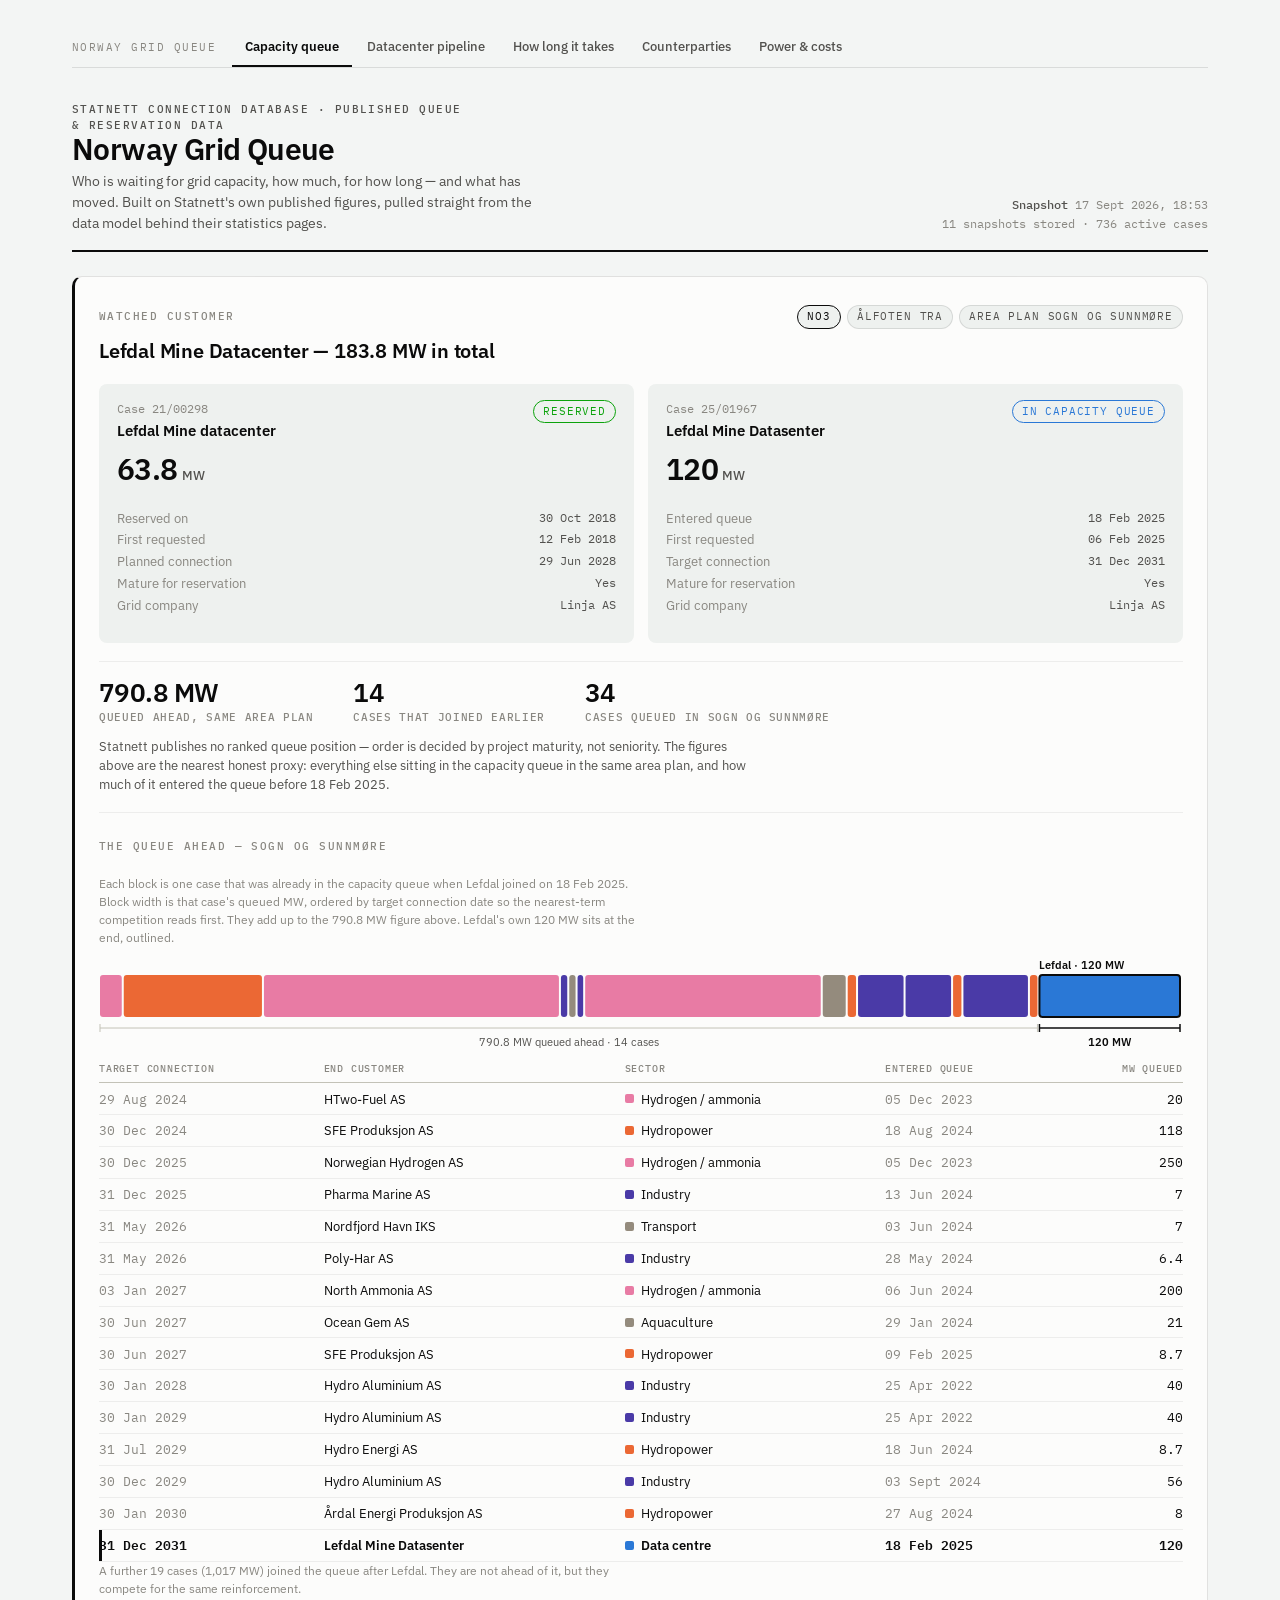
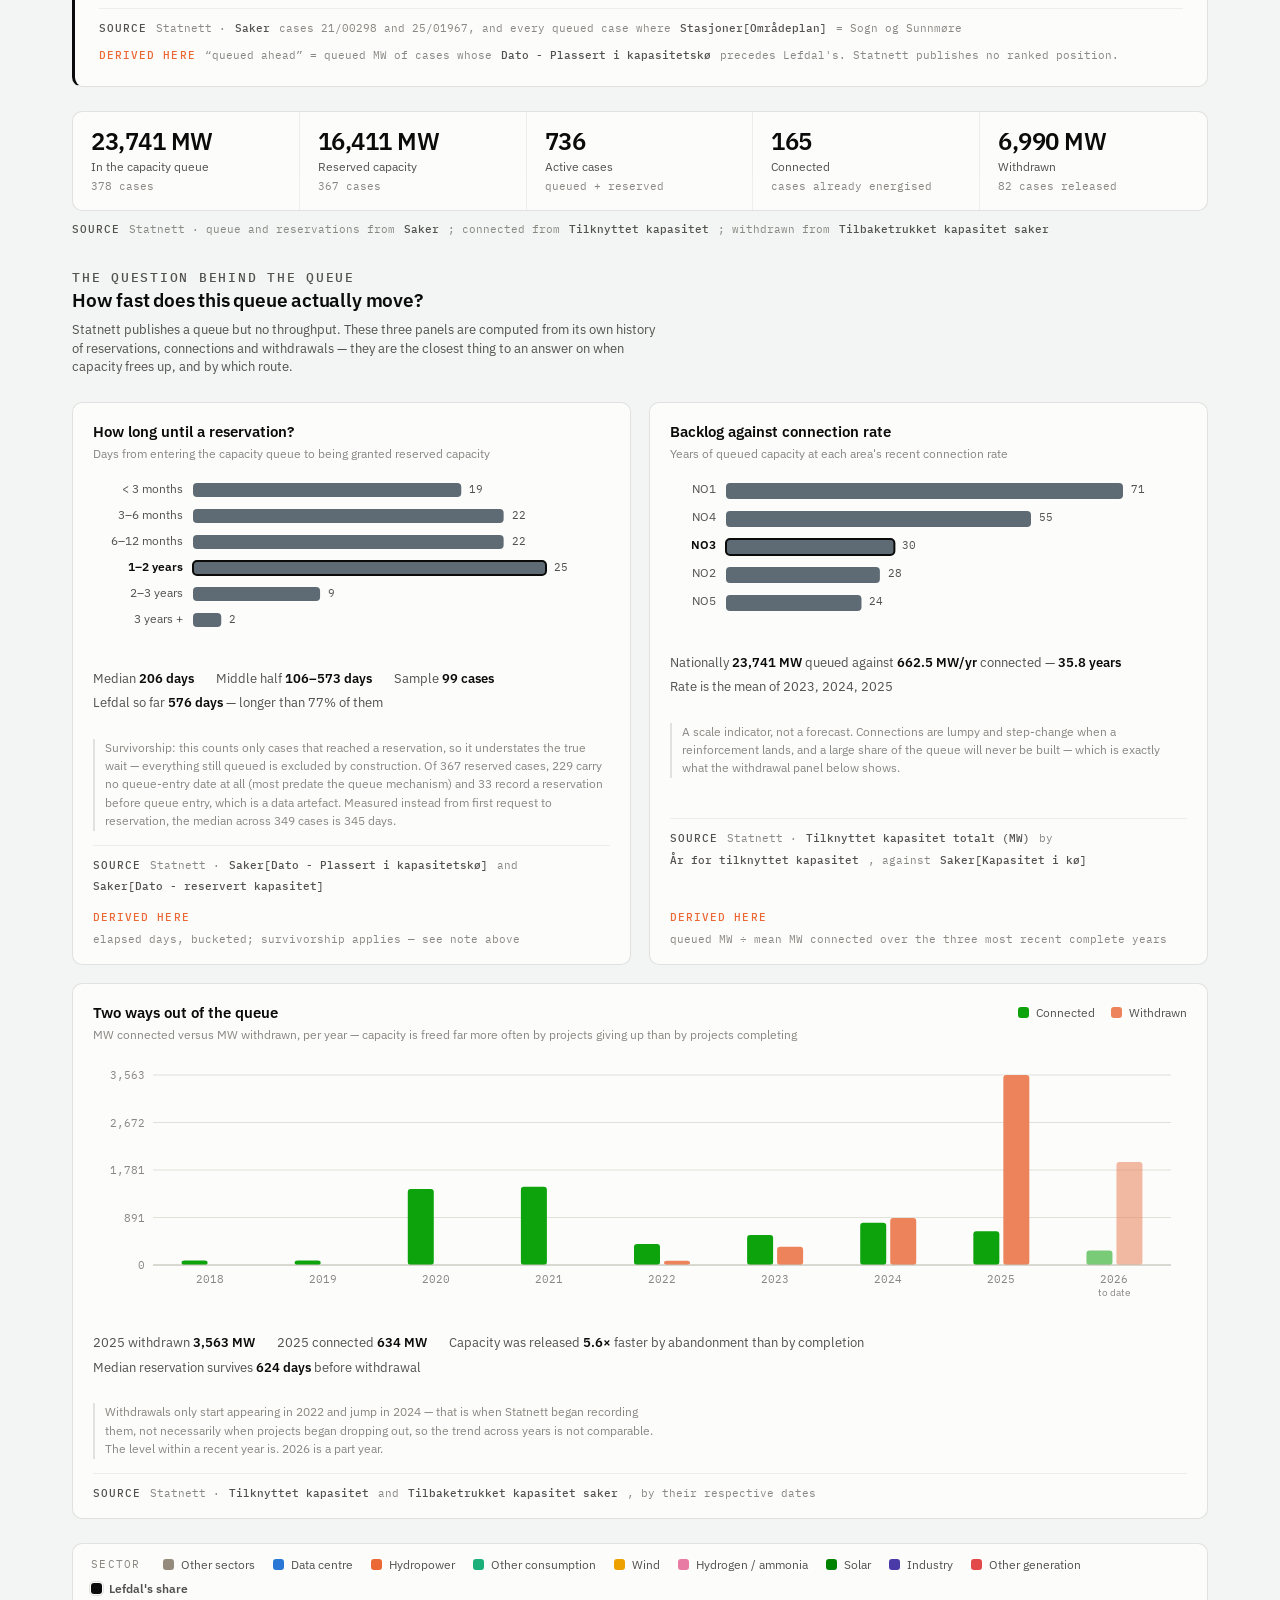
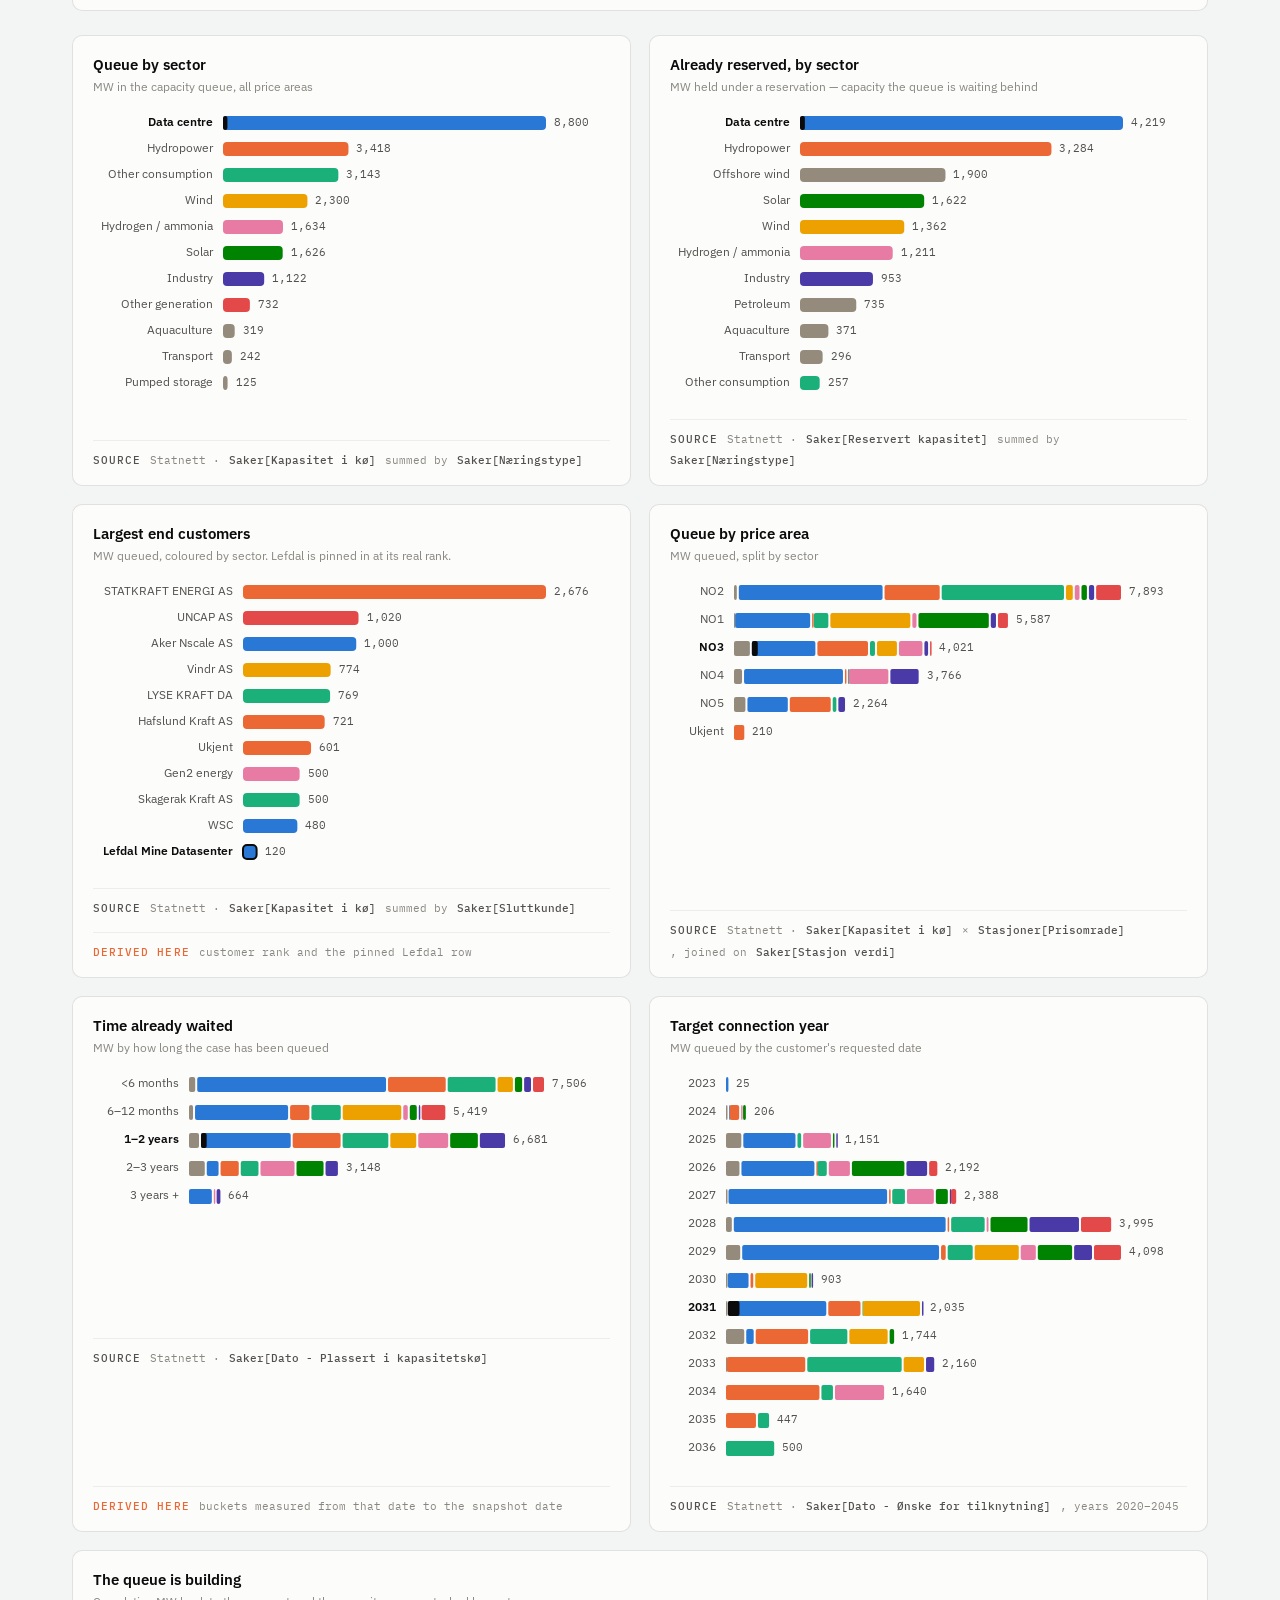
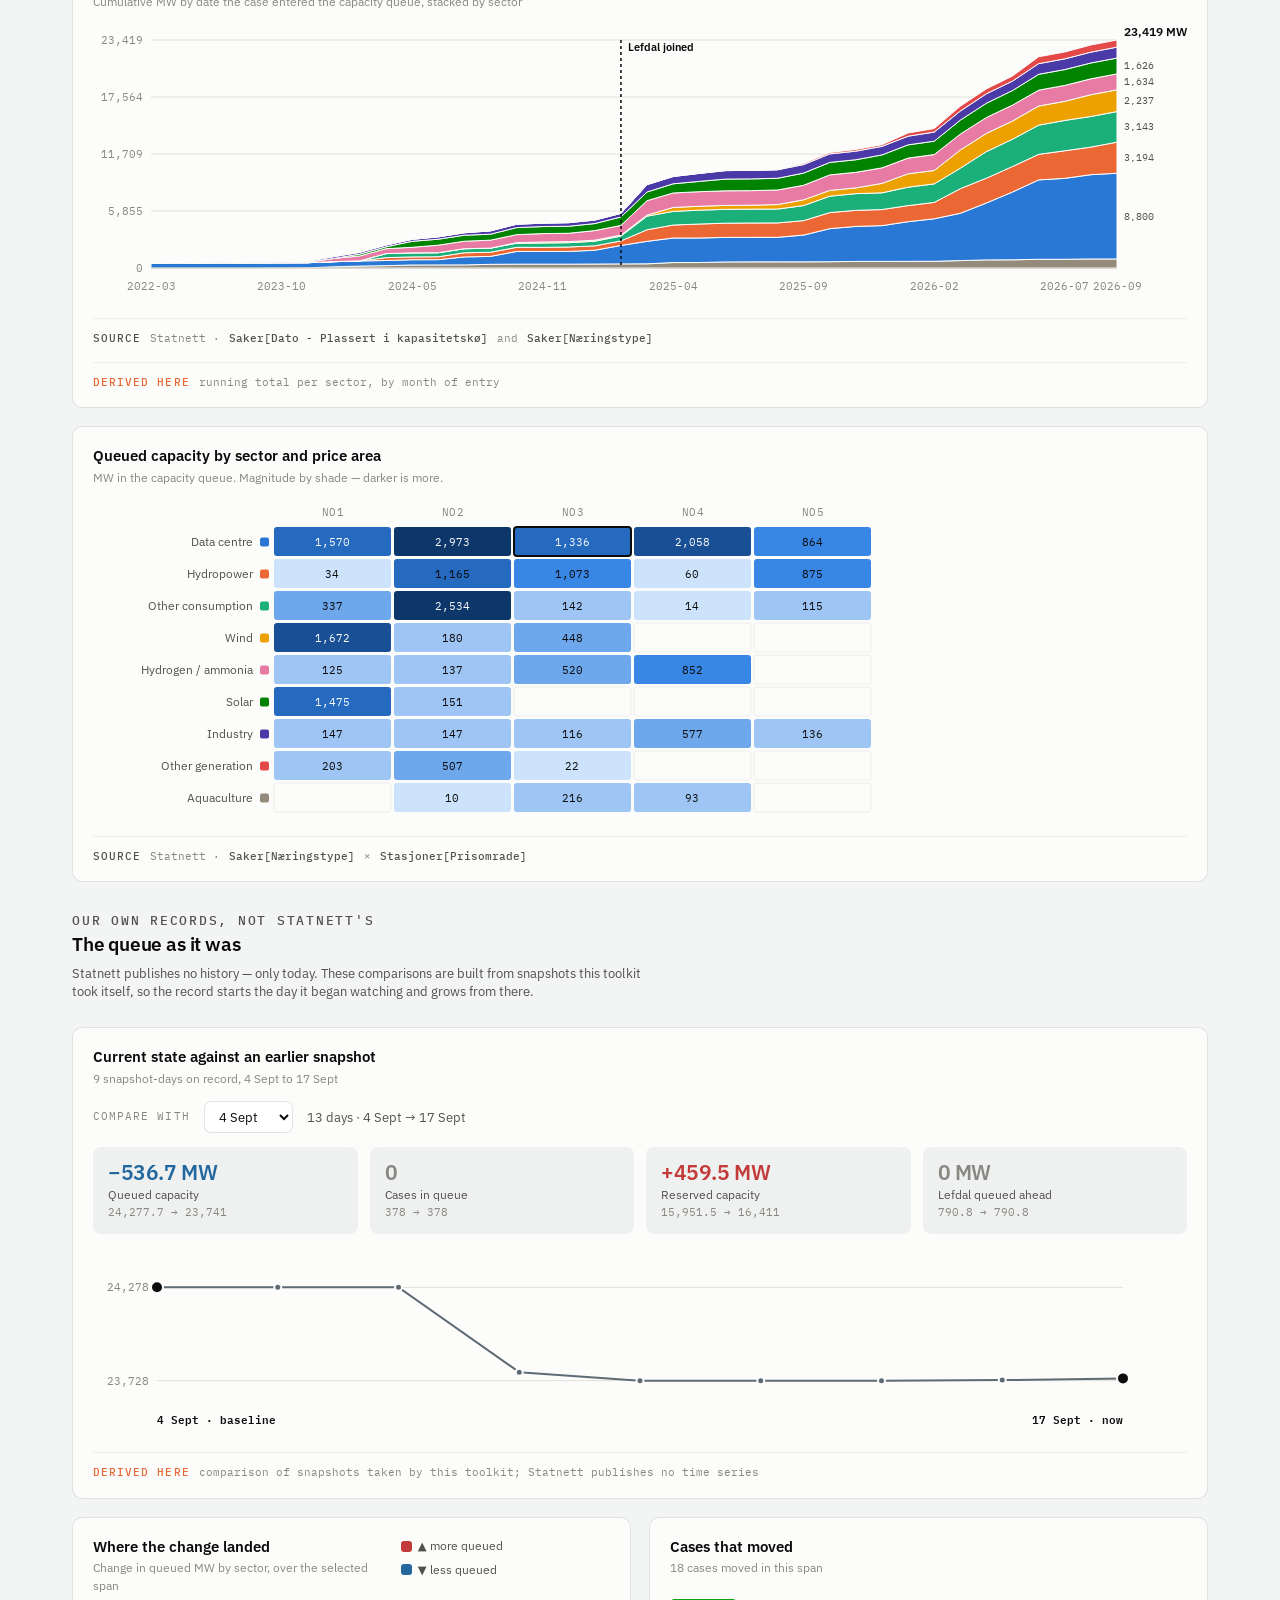
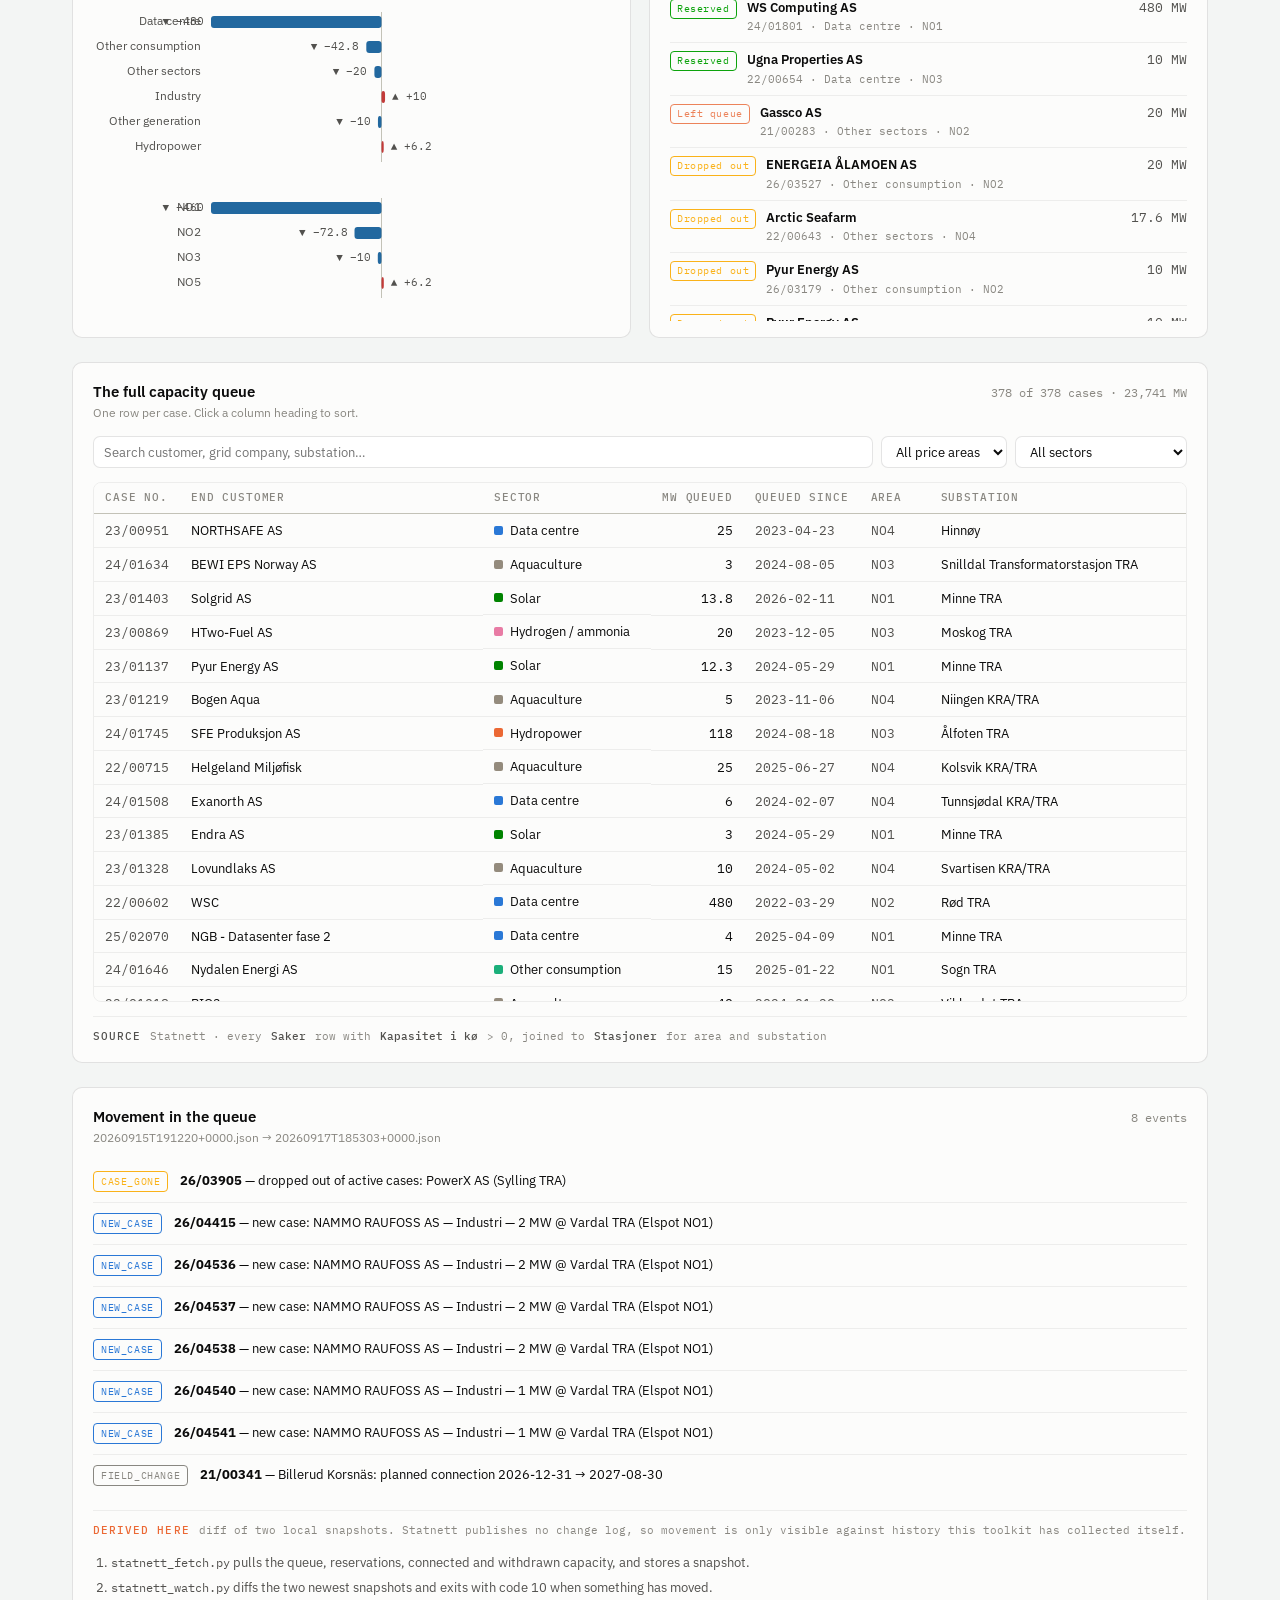
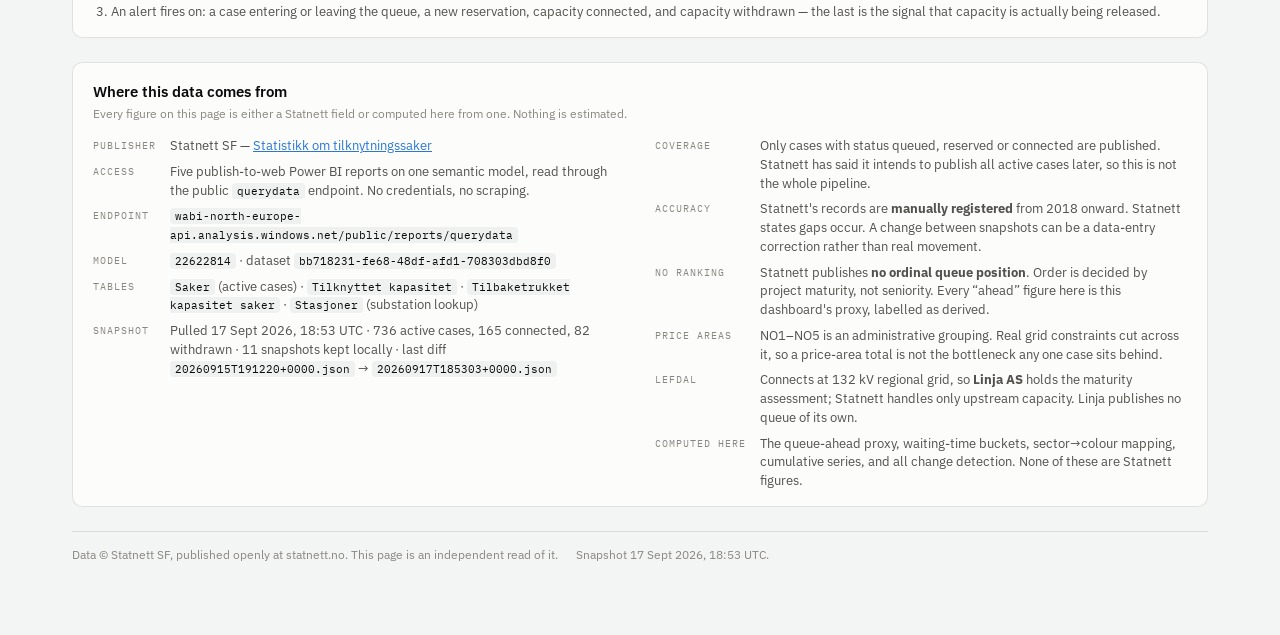
<file: index.html>
<!doctype html>
<html lang="en">
<head>
<meta charset="utf-8">
<meta name="viewport" content="width=device-width,initial-scale=1">
<meta name="description" content="Who is waiting for Norwegian grid capacity, how much, and for how long — built on Statnett's published connection-case data.">
<meta name="robots" content="noindex,nofollow">
<title>Norway Grid Queue</title>
<link rel="icon" href="data:image/svg+xml,<svg xmlns=%22http://www.w3.org/2000/svg%22 viewBox=%220 0 100 100%22><text y=%22.9em%22 font-size=%2290%22>&#9889;</text></svg>">
<link rel="preconnect" href="https://fonts.googleapis.com">
<link rel="preconnect" href="https://fonts.gstatic.com" crossorigin>
<link rel="stylesheet" href="https://fonts.googleapis.com/css2?family=IBM+Plex+Sans:wght@400;500;600;700&family=IBM+Plex+Mono:wght@400;500;600&display=swap">
<style>
:root{color-scheme:light}
body{margin:0;padding:0;font:14px -apple-system,BlinkMacSystemFont,sans-serif;
     background:#faf9f5;color:#141413}
img{max-width:100%}
[hidden]:not([hidden=until-found]){display:none!important}
</style>
<style>
.sitenav{display:flex;flex-wrap:wrap;gap:2px;align-items:center;
  border-bottom:1px solid var(--border);margin-bottom:4px}
.sitenav a{display:inline-block;padding:9px 13px;font-size:12.5px;font-weight:500;
  color:var(--ink-2);text-decoration:none;border-bottom:2px solid transparent;white-space:nowrap}
.sitenav a:hover{color:var(--ink);background:var(--surface-2)}
.sitenav a[aria-current="page"]{color:var(--ink);border-bottom-color:var(--watch);font-weight:600}
.sitenav .brand{font-family:var(--mono);font-size:10.5px;letter-spacing:.14em;
  text-transform:uppercase;color:var(--muted);padding:9px 14px 9px 0}
.sitenav .brand:hover{background:none}
</style>
</head>
<body data-page="index">
<title>Norway Grid Queue</title>
<link rel="preconnect" href="https://fonts.googleapis.com">
<link rel="preconnect" href="https://fonts.gstatic.com" crossorigin>
<link rel="stylesheet" href="https://fonts.googleapis.com/css2?family=IBM+Plex+Sans:wght@400;500;600;700&family=IBM+Plex+Mono:wght@400;500;600&display=swap">
<style>
:root{
  color-scheme: light;
  --plane:#f3f5f4; --surface:#fcfcfb; --surface-2:#eef1ef; --raised:#ffffff;
  --ink:#0b0b0b; --ink-2:#52514e; --muted:#898781;
  --grid:#e1e0d9; --axis:#c3c2b7; --border:rgba(11,11,11,.11); --border-2:rgba(11,11,11,.06);
  --s1:#2a78d6; --s2:#eb6834; --s3:#1baf7a; --s4:#eda100; --s5:#e87ba4;
  --s6:#008300; --s7:#4a3aa7; --s8:#e34948; --s9:#948b7d;
  --seq0:#cde2fb; --seq1:#9ec5f4; --seq2:#6da7ec; --seq3:#3987e5; --seq4:#256abf; --seq5:#184f95; --seq6:#0d366b;
  --good:#0ca30c; --warn:#fab219; --serious:#ec835a; --crit:#d03b3b;
  --watch:#0b0b0b;
  --neutral:#5f6b74;
  --dup:#c23a39; --ddown:#22689f;   /* delta: more queued / less queued */   /* single-series bars: deliberately outside the sector palette */
  --sans:"IBM Plex Sans",system-ui,-apple-system,"Segoe UI",sans-serif;
  --mono:"IBM Plex Mono",ui-monospace,"SFMono-Regular",Consolas,monospace;
  --r:10px;
}
@media (prefers-color-scheme: dark){
  :root:not([data-theme="light"]){
    color-scheme: dark;
    --plane:#0c0d0c; --surface:#1a1a19; --surface-2:#212220; --raised:#232422;
    --ink:#ffffff; --ink-2:#c3c2b7; --muted:#898781;
    --grid:#2c2c2a; --axis:#383835; --border:rgba(255,255,255,.12); --border-2:rgba(255,255,255,.06);
    --s1:#3987e5; --s2:#d95926; --s3:#199e70; --s4:#c98500; --s5:#d55181;
    --s6:#008300; --s7:#9085e9; --s8:#e66767; --s9:#7d766a;
    --seq0:#184f95; --seq1:#256abf; --seq2:#2a78d6; --seq3:#3987e5; --seq4:#5598e7; --seq5:#86b6ef; --seq6:#cde2fb;
    --watch:#ffffff;
    --neutral:#93a1ab;
    --dup:#e66767; --ddown:#5598e7;
  }
}
:root[data-theme="dark"]{
  color-scheme: dark;
  --plane:#0c0d0c; --surface:#1a1a19; --surface-2:#212220; --raised:#232422;
  --ink:#ffffff; --ink-2:#c3c2b7; --muted:#898781;
  --grid:#2c2c2a; --axis:#383835; --border:rgba(255,255,255,.12); --border-2:rgba(255,255,255,.06);
  --s1:#3987e5; --s2:#d95926; --s3:#199e70; --s4:#c98500; --s5:#d55181;
  --s6:#008300; --s7:#9085e9; --s8:#e66767; --s9:#7d766a;
  --seq0:#184f95; --seq1:#256abf; --seq2:#2a78d6; --seq3:#3987e5; --seq4:#5598e7; --seq5:#86b6ef; --seq6:#cde2fb;
  --watch:#ffffff;
  --neutral:#93a1ab;
  --dup:#e66767; --ddown:#5598e7;
}

*{box-sizing:border-box}
body{margin:0;background:var(--plane);color:var(--ink);font-family:var(--sans);
     font-size:14px;line-height:1.5;-webkit-font-smoothing:antialiased}
.wrap{max-width:1180px;margin:0 auto;padding:28px 22px 72px;display:flex;flex-direction:column;gap:24px}
h1,h2,h3{margin:0;text-wrap:balance}
a{color:var(--s1)}

/* ---------- masthead ---------- */
.mast{display:flex;flex-wrap:wrap;align-items:flex-end;justify-content:space-between;gap:16px;
      padding-bottom:16px;border-bottom:2px solid var(--ink)}
.mast h1{font-size:30px;font-weight:600;letter-spacing:-.02em;line-height:1.05}
.mast p{margin:6px 0 0;color:var(--ink-2);max-width:58ch}
.stamp{font-family:var(--mono);font-size:11.5px;color:var(--muted);text-align:right;line-height:1.7}
.stamp b{color:var(--ink-2);font-weight:500}

.eyebrow{font-family:var(--mono);font-size:10.5px;letter-spacing:.14em;text-transform:uppercase;
         color:var(--muted);font-weight:500}

/* ---------- watch panel ---------- */
.watch{background:var(--surface);border:1px solid var(--border);border-left:3px solid var(--watch);
       border-radius:var(--r);padding:22px 24px;display:flex;flex-direction:column;gap:18px}
.watch-head{display:flex;flex-wrap:wrap;justify-content:space-between;align-items:baseline;gap:12px}
.watch-head h2{font-size:20px;font-weight:600;letter-spacing:-.01em}
.pill{display:inline-flex;align-items:center;gap:6px;font-family:var(--mono);font-size:10.5px;
      letter-spacing:.08em;text-transform:uppercase;padding:3px 9px;border-radius:999px;
      border:1px solid var(--border);color:var(--ink-2);background:var(--surface-2);white-space:nowrap}
.pill.watchp{border-color:var(--watch);color:var(--ink)}
.pill.q{border-color:var(--s1);color:var(--s1)}
.pill.res{border-color:var(--good);color:var(--good)}

.cases{display:grid;grid-template-columns:repeat(auto-fit,minmax(280px,1fr));gap:14px}
.case{background:var(--surface-2);border-radius:8px;padding:16px 18px;display:flex;flex-direction:column;gap:12px}
.case-top{display:flex;justify-content:space-between;align-items:flex-start;gap:10px}
.case-no{font-family:var(--mono);font-size:12px;color:var(--muted)}
.case-name{font-weight:600;font-size:15px;margin-top:2px}
.case-mw{font-size:30px;font-weight:600;letter-spacing:-.02em;line-height:1}
.case-mw span{font-size:13px;font-weight:500;color:var(--ink-2);margin-left:4px;letter-spacing:0}
.kv{display:grid;grid-template-columns:auto 1fr;gap:3px 14px;font-size:12.5px}
.kv dt{color:var(--muted)}
.kv dd{margin:0;font-family:var(--mono);font-size:12px;text-align:right;color:var(--ink-2)}

.ahead{display:flex;flex-direction:column;gap:14px;
       padding:16px 0 0;border-top:1px solid var(--border-2)}
.figs{display:flex;flex-wrap:wrap;gap:14px 40px}
.ahead .fig{font-size:26px;font-weight:600;letter-spacing:-.02em;line-height:1.1}
.ahead .fig small{display:block;font-size:11px;font-weight:500;letter-spacing:.06em;
                  text-transform:uppercase;color:var(--muted);font-family:var(--mono);margin-top:5px}
.ahead p{margin:0;color:var(--ink-2);font-size:12.5px;max-width:82ch}

.peerblock{display:flex;flex-direction:column;gap:10px;
       padding:16px 0 0;border-top:1px solid var(--border-2)}
.peerblock .cap{margin:0;font-size:12px;color:var(--muted);max-width:80ch}
.mini{width:100%;border-collapse:collapse;font-size:12.5px}
.mini th{font-family:var(--mono);font-size:10px;letter-spacing:.08em;text-transform:uppercase;
  color:var(--muted);font-weight:500;text-align:left;padding:0 12px 6px 0;
  border-bottom:1px solid var(--axis)}
.mini td{padding:6px 12px 6px 0;border-bottom:1px solid var(--border-2);white-space:nowrap}
.mini td.n{text-align:right;font-family:var(--mono);font-variant-numeric:tabular-nums;padding-right:0}
.mini th.n{text-align:right;padding-right:0}
.mini td.d{font-family:var(--mono);color:var(--muted)}
.mini tr.self td{font-weight:600;color:var(--ink)}
.mini tr.self td:first-child{box-shadow:inset 3px 0 0 var(--watch)}
.mini .chip{display:inline-flex;align-items:center;gap:7px}
.mini .chip i{width:9px;height:9px;border-radius:2px;flex:none}

/* ---------- kpi ---------- */
.kpis{display:grid;grid-template-columns:repeat(auto-fit,minmax(160px,1fr));
      background:var(--surface);border:1px solid var(--border);border-radius:var(--r);overflow:hidden}
.kpi{padding:16px 18px;border-right:1px solid var(--border-2);display:flex;flex-direction:column;gap:3px}
.kpi:last-child{border-right:0}
.kpi .n{font-size:24px;font-weight:600;letter-spacing:-.02em;line-height:1.1}
.kpi .l{font-size:11.5px;color:var(--ink-2)}
.kpi .s{font-family:var(--mono);font-size:11px;color:var(--muted)}

/* ---------- legend ---------- */
.key{display:flex;flex-wrap:wrap;align-items:center;gap:6px 18px;
     padding:12px 18px;background:var(--surface);border:1px solid var(--border);border-radius:var(--r)}
.key .lbl{font-family:var(--mono);font-size:10.5px;letter-spacing:.12em;text-transform:uppercase;
          color:var(--muted);margin-right:4px}
.key span.item{display:inline-flex;align-items:center;gap:7px;font-size:12px;color:var(--ink-2)}
.key i{width:11px;height:11px;border-radius:3px;display:inline-block;flex:none}
.key .watchkey{color:var(--ink);font-weight:600}
.key .watchkey i{outline:1px solid var(--border);outline-offset:1px}

/* ---------- panels ---------- */
.grid{display:grid;grid-template-columns:repeat(auto-fit,minmax(420px,1fr));gap:18px}
.panel{background:var(--surface);border:1px solid var(--border);border-radius:var(--r);
       padding:18px 20px 16px;display:flex;flex-direction:column;gap:14px;min-width:0}
.panel > header{display:flex;justify-content:space-between;align-items:baseline;gap:10px}
.panel h3{font-size:14.5px;font-weight:600}
.panel .sub{font-size:11.5px;color:var(--muted);margin:2px 0 0}
.span2{grid-column:1/-1}
.chart{width:100%;overflow-x:auto}
svg{display:block;max-width:100%}

/* ---------- flow section ---------- */
.flowhead{display:flex;flex-wrap:wrap;justify-content:space-between;align-items:flex-end;
  gap:12px;padding-bottom:2px}
.flowhead h2{font-size:19px;font-weight:600;letter-spacing:-.01em}
.flowhead p{margin:5px 0 0;color:var(--ink-2);font-size:12.5px;max-width:74ch}
.stat{display:flex;flex-wrap:wrap;gap:6px 22px;font-size:12.5px;color:var(--ink-2)}
.stat b{color:var(--ink);font-weight:600;font-variant-numeric:tabular-nums}
.caveat{margin:0;font-size:11.5px;line-height:1.6;color:var(--muted);
  border-left:2px solid var(--border);padding-left:10px;max-width:80ch}
.hl{background:color-mix(in srgb,var(--ink) 7%,transparent);border-radius:4px;
  padding:1px 5px;font-weight:600;color:var(--ink)}
.minikey{display:flex;flex-wrap:wrap;gap:6px 16px;font-size:11.5px;color:var(--ink-2)}
.minikey span{display:inline-flex;align-items:center;gap:7px}
.minikey i{width:11px;height:11px;border-radius:3px;flex:none}

/* ---------- compare with an earlier snapshot ---------- */
.cmpbar{display:flex;flex-wrap:wrap;align-items:center;gap:10px 14px}
.cmpbar label{font-family:var(--mono);font-size:10.5px;letter-spacing:.1em;
  text-transform:uppercase;color:var(--muted)}
.cmpbar .span{font-size:12.5px;color:var(--ink-2)}
.deltas{display:grid;grid-template-columns:repeat(auto-fit,minmax(150px,1fr));gap:12px}
.delta{background:var(--surface-2);border-radius:8px;padding:13px 15px;
  display:flex;flex-direction:column;gap:2px}
.delta .v{font-size:21px;font-weight:600;letter-spacing:-.02em;line-height:1.15;
  font-variant-numeric:tabular-nums}
.delta .v.up{color:var(--dup)}
.delta .v.down{color:var(--ddown)}
.delta .v.flat{color:var(--muted)}
.delta .l{font-size:11.5px;color:var(--ink-2)}
.delta .s{font-family:var(--mono);font-size:10.5px;color:var(--muted)}
.dirkey{display:flex;flex-wrap:wrap;gap:6px 16px;font-size:11.5px;color:var(--ink-2)}
.dirkey span{display:inline-flex;align-items:center;gap:6px}
.dirkey i{width:11px;height:11px;border-radius:3px;flex:none}
.evlist{display:flex;flex-direction:column;max-height:330px;overflow-y:auto}
.evrow{display:grid;grid-template-columns:auto 1fr auto;gap:10px;align-items:baseline;
  padding:7px 0;border-bottom:1px solid var(--border-2);font-size:12.5px}
.evrow:last-child{border-bottom:0}
.evrow .tag{font-family:var(--mono);font-size:9.5px;letter-spacing:.06em;padding:2px 6px;
  border-radius:4px;border:1px solid var(--border);white-space:nowrap}
.evrow .mw{font-family:var(--mono);font-variant-numeric:tabular-nums;color:var(--ink-2)}
.evrow .who{min-width:0}
.evrow .who b{font-weight:600}
.evrow .who span{color:var(--muted);font-family:var(--mono);font-size:11px}

/* ---------- provenance ---------- */
.src{margin:auto 0 0;padding-top:11px;border-top:1px solid var(--border-2);
  font-family:var(--mono);font-size:10.5px;line-height:1.65;color:var(--muted);
  display:flex;gap:4px 9px;flex-wrap:wrap;align-items:baseline}
.src .tag{letter-spacing:.1em;text-transform:uppercase;font-weight:500;flex:none;
  color:var(--ink-2)}
.src .tag.calc{color:var(--s2)}
.src b{font-weight:500;color:var(--ink-2)}
.kpis + .src{margin-top:-14px;border-top:0;padding-top:0}

.prov{display:grid;grid-template-columns:repeat(auto-fit,minmax(300px,1fr));gap:18px 30px}
.prov dl{margin:0;display:grid;grid-template-columns:auto 1fr;gap:7px 14px;align-content:start}
.prov dt{font-family:var(--mono);font-size:10px;letter-spacing:.1em;text-transform:uppercase;
  color:var(--muted);padding-top:2px}
.prov dd{margin:0;font-size:12.5px;color:var(--ink-2);min-width:0;overflow-wrap:anywhere}
.prov code{font-family:var(--mono);font-size:11px;color:var(--ink);
  background:var(--surface-2);padding:1px 5px;border-radius:4px}
.prov .note{grid-column:1/-1;font-size:12.5px;color:var(--ink-2);margin:0;max-width:78ch}

/* ---------- table ---------- */
.controls{display:flex;flex-wrap:wrap;gap:8px;align-items:center}
input[type=search],select{font:inherit;font-size:12.5px;padding:6px 10px;border-radius:7px;
  border:1px solid var(--border);background:var(--raised);color:var(--ink)}
input[type=search]{min-width:190px;flex:1 1 190px}
input:focus-visible,select:focus-visible,button:focus-visible,th:focus-visible{outline:2px solid var(--s1);outline-offset:2px}
.tablewrap{overflow-x:auto;max-height:520px;overflow-y:auto;border:1px solid var(--border-2);border-radius:8px}
table{border-collapse:collapse;width:100%;font-size:12.5px}
th,td{padding:7px 11px;text-align:left;border-bottom:1px solid var(--border-2);white-space:nowrap}
thead th{position:sticky;top:0;background:var(--surface);z-index:1;font-size:10.5px;font-family:var(--mono);
  letter-spacing:.08em;text-transform:uppercase;color:var(--muted);font-weight:500;cursor:pointer;
  border-bottom:1px solid var(--axis)}
thead th[aria-sort]{color:var(--ink)}
td.num{text-align:right;font-family:var(--mono);font-variant-numeric:tabular-nums}
td.mono{font-family:var(--mono);color:var(--ink-2)}
td.sec{display:flex;align-items:center;gap:7px}
td.sec i{width:9px;height:9px;border-radius:2px;display:inline-block;flex:none}
tr.hit td{background:color-mix(in srgb,var(--ink) 7%,transparent)}
tr.hit td:first-child{box-shadow:inset 3px 0 0 var(--watch)}
.count{font-family:var(--mono);font-size:11.5px;color:var(--muted)}

/* ---------- change log ---------- */
.log{display:flex;flex-direction:column;gap:0}
.ev{display:grid;grid-template-columns:auto 1fr;gap:12px;padding:10px 0;border-bottom:1px solid var(--border-2);font-size:12.5px}
.ev:last-child{border-bottom:0}
.ev .tag{font-family:var(--mono);font-size:10px;letter-spacing:.06em;padding:2px 7px;border-radius:4px;
  align-self:start;white-space:nowrap;border:1px solid var(--border)}
.empty{color:var(--ink-2);font-size:13px;background:var(--surface-2);border-radius:8px;padding:16px 18px;margin:0}
.empty code{font-family:var(--mono);font-size:12px;background:var(--raised);padding:1px 5px;border-radius:4px;
  border:1px solid var(--border-2)}
.steps{margin:0;padding-left:18px;display:flex;flex-direction:column;gap:6px;font-size:12.5px;color:var(--ink-2)}
.steps code{font-family:var(--mono);font-size:11.5px}

/* ---------- tooltip ---------- */
#tip{position:fixed;pointer-events:none;opacity:0;transition:opacity .1s;z-index:50;
  background:var(--raised);border:1px solid var(--border);border-radius:7px;padding:8px 10px;
  font-size:12px;box-shadow:0 6px 20px rgba(0,0,0,.16);max-width:280px}
#tip b{display:block;font-size:12.5px;margin-bottom:3px}
#tip span{font-family:var(--mono);color:var(--ink-2);font-size:11.5px}
#tip .row{display:flex;align-items:center;gap:6px;font-family:var(--mono);font-size:11.5px;color:var(--ink-2)}
#tip .row i{width:8px;height:8px;border-radius:2px;display:inline-block;flex:none}
#tip .row b{display:inline;margin:0;font-weight:500;color:var(--ink)}

footer{color:var(--muted);font-size:11.5px;border-top:1px solid var(--border);padding-top:14px;
  display:flex;flex-wrap:wrap;gap:6px 18px}
@media (prefers-reduced-motion:reduce){*{transition:none!important;animation:none!important}}
</style>

<div class="wrap">
<nav class="sitenav"><span class="brand">Norway Grid Queue</span>
<a href="index.html" aria-current="page">Capacity queue</a>
<a href="pipeline.html">Datacenter pipeline</a>
<a href="odds.html">How long it takes</a>
<a href="counterparties.html">Counterparties</a>
<a href="power.html">Power &amp; costs</a>
</nav>

  <header class="mast">
    <div>
      <p class="eyebrow">Statnett connection database · published queue &amp; reservation data</p>
      <h1>Norway Grid Queue</h1>
      <p>Who is waiting for grid capacity, how much, for how long — and what has moved. Built on Statnett's own published figures, pulled straight from the data model behind their statistics pages.</p>
    </div>
    <div class="stamp" id="stamp"></div>
  </header>

  <section class="watch" id="watch"></section>

  <section class="kpis" id="kpis"></section>
  <p class="src"><span class="tag">Source</span> Statnett · queue and reservations from
    <b>Saker</b>; connected from <b>Tilknyttet kapasitet</b>; withdrawn from
    <b>Tilbaketrukket kapasitet saker</b></p>

  <section class="flowhead">
    <div>
      <p class="eyebrow">The question behind the queue</p>
      <h2>How fast does this queue actually move?</h2>
      <p>Statnett publishes a queue but no throughput. These three panels are computed from its own history of reservations, connections and withdrawals — they are the closest thing to an answer on when capacity frees up, and by which route.</p>
    </div>
  </section>

  <div class="grid">
    <section class="panel">
      <header><div><h3>How long until a reservation?</h3>
        <p class="sub">Days from entering the capacity queue to being granted reserved capacity</p></div></header>
      <div class="chart" id="waitdist"></div>
      <p class="stat" id="waitstat"></p>
      <p class="caveat" id="waitcaveat"></p>
      <p class="src"><span class="tag">Source</span> Statnett · <b>Saker[Dato - Plassert i kapasitetskø]</b>
        and <b>Saker[Dato - reservert kapasitet]</b></p>
      <p class="src" style="border-top:0;padding-top:0"><span class="tag calc">Derived here</span>
        elapsed days, bucketed; survivorship applies — see note above</p>
    </section>

    <section class="panel">
      <header><div><h3>Backlog against connection rate</h3>
        <p class="sub">Years of queued capacity at each area's recent connection rate</p></div></header>
      <div class="chart" id="backlog"></div>
      <p class="stat" id="backlogstat"></p>
      <p class="caveat">A scale indicator, not a forecast. Connections are lumpy and step-change when a
        reinforcement lands, and a large share of the queue will never be built — which is exactly what
        the withdrawal panel below shows.</p>
      <p class="src"><span class="tag">Source</span> Statnett · <b>Tilknyttet kapasitet totalt (MW)</b>
        by <b>År for tilknyttet kapasitet</b>, against <b>Saker[Kapasitet i kø]</b></p>
      <p class="src" style="border-top:0;padding-top:0"><span class="tag calc">Derived here</span>
        queued MW ÷ mean MW connected over the three most recent complete years</p>
    </section>

    <section class="panel span2">
      <header><div><h3>Two ways out of the queue</h3>
        <p class="sub">MW connected versus MW withdrawn, per year — capacity is freed far more often by
          projects giving up than by projects completing</p></div>
        <div class="minikey">
          <span><i style="background:var(--good)"></i>Connected</span>
          <span><i style="background:var(--serious)"></i>Withdrawn</span>
        </div></header>
      <div class="chart" id="routes"></div>
      <p class="stat" id="routestat"></p>
      <p class="caveat" id="routecaveat"></p>
      <p class="src"><span class="tag">Source</span> Statnett · <b>Tilknyttet kapasitet</b> and
        <b>Tilbaketrukket kapasitet saker</b>, by their respective dates</p>
    </section>
  </div>

  <div class="key" id="key"></div>

  <div class="grid">
    <section class="panel">
      <header><div><h3>Queue by sector</h3><p class="sub">MW in the capacity queue, all price areas</p></div></header>
      <div class="chart" id="sector"></div>
      <p class="src"><span class="tag">Source</span> Statnett · <b>Saker[Kapasitet i kø]</b> summed by <b>Saker[Næringstype]</b></p>
    </section>

    <section class="panel">
      <header><div><h3>Already reserved, by sector</h3><p class="sub">MW held under a reservation — capacity the queue is waiting behind</p></div></header>
      <div class="chart" id="sectorres"></div>
      <p class="src"><span class="tag">Source</span> Statnett · <b>Saker[Reservert kapasitet]</b> summed by <b>Saker[Næringstype]</b></p>
    </section>

    <section class="panel">
      <header><div><h3>Largest end customers</h3><p class="sub">MW queued, coloured by sector. Lefdal is pinned in at its real rank.</p></div></header>
      <div class="chart" id="company"></div>
      <p class="src"><span class="tag">Source</span> Statnett · <b>Saker[Kapasitet i kø]</b> summed by <b>Saker[Sluttkunde]</b></p>
      <p class="src"><span class="tag calc">Derived here</span> customer rank and the pinned Lefdal row</p>
    </section>

    <section class="panel">
      <header><div><h3>Queue by price area</h3><p class="sub">MW queued, split by sector</p></div></header>
      <div class="chart" id="areachart"></div>
      <p class="src"><span class="tag">Source</span> Statnett · <b>Saker[Kapasitet i kø]</b> × <b>Stasjoner[Prisomrade]</b>, joined on <b>Saker[Stasjon verdi]</b></p>
    </section>

    <section class="panel">
      <header><div><h3>Time already waited</h3><p class="sub">MW by how long the case has been queued</p></div></header>
      <div class="chart" id="wait"></div>
      <p class="src"><span class="tag">Source</span> Statnett · <b>Saker[Dato - Plassert i kapasitetskø]</b></p>
      <p class="src"><span class="tag calc">Derived here</span> buckets measured from that date to the snapshot date</p>
    </section>

    <section class="panel">
      <header><div><h3>Target connection year</h3><p class="sub">MW queued by the customer's requested date</p></div></header>
      <div class="chart" id="wish"></div>
      <p class="src"><span class="tag">Source</span> Statnett · <b>Saker[Dato - Ønske for tilknytning]</b>, years 2020–2045</p>
    </section>

    <section class="panel span2">
      <header><div><h3>The queue is building</h3>
      <p class="sub">Cumulative MW by date the case entered the capacity queue, stacked by sector</p></div></header>
      <div class="chart" id="cum"></div>
      <p class="src"><span class="tag">Source</span> Statnett · <b>Saker[Dato - Plassert i kapasitetskø]</b> and <b>Saker[Næringstype]</b></p>
      <p class="src"><span class="tag calc">Derived here</span> running total per sector, by month of entry</p>
    </section>

    <section class="panel span2">
      <header>
        <div><h3>Queued capacity by sector and price area</h3>
        <p class="sub">MW in the capacity queue. Magnitude by shade — darker is more.</p></div>
      </header>
      <div class="chart" id="heat"></div>
      <p class="src"><span class="tag">Source</span> Statnett · <b>Saker[Næringstype]</b> × <b>Stasjoner[Prisomrade]</b></p>
    </section>
  </div>

  <section class="flowhead" id="cmphead">
    <div>
      <p class="eyebrow">Our own records, not Statnett's</p>
      <h2>The queue as it was</h2>
      <p>Statnett publishes no history — only today. These comparisons are built from snapshots this toolkit took itself, so the record starts the day it began watching and grows from there.</p>
    </div>
  </section>

  <div class="grid" id="cmpgrid">
    <section class="panel span2">
      <header><div><h3>Current state against an earlier snapshot</h3>
        <p class="sub" id="cmpsub"></p></div></header>
      <div class="cmpbar">
        <label for="cmpsel">Compare with</label>
        <select id="cmpsel" aria-label="Earlier snapshot to compare against"></select>
        <span class="span" id="cmpspan"></span>
      </div>
      <div class="deltas" id="cmpdeltas"></div>
      <div class="chart" id="cmptrend"></div>
      <p class="src"><span class="tag calc">Derived here</span> comparison of snapshots
        taken by this toolkit; Statnett publishes no time series</p>
    </section>

    <section class="panel">
      <header><div><h3>Where the change landed</h3>
        <p class="sub">Change in queued MW by sector, over the selected span</p></div>
        <div class="dirkey">
          <span><i style="background:var(--dup)"></i>▲ more queued</span>
          <span><i style="background:var(--ddown)"></i>▼ less queued</span>
        </div></header>
      <div class="chart" id="cmpsector"></div>
      <div class="chart" id="cmparea"></div>
    </section>

    <section class="panel">
      <header><div><h3>Cases that moved</h3>
        <p class="sub" id="cmpevsub"></p></div></header>
      <div class="evlist" id="cmpevents"></div>
    </section>
  </div>

  <section class="panel">
    <header>
      <div><h3>The full capacity queue</h3><p class="sub">One row per case. Click a column heading to sort.</p></div>
      <span class="count" id="tcount"></span>
    </header>
    <div class="controls">
      <input type="search" id="q" placeholder="Search customer, grid company, substation…" aria-label="Search the queue">
      <select id="farea" aria-label="Price area"><option value="">All price areas</option></select>
      <select id="fsector" aria-label="Sector"><option value="">All sectors</option></select>
    </div>
    <div class="tablewrap"><table id="tbl">
      <thead><tr>
        <th data-k="saksnr">Case no.</th><th data-k="sluttkunde">End customer</th>
        <th data-k="sector">Sector</th><th data-k="mw" class="num">MW queued</th>
        <th data-k="date">Queued since</th><th data-k="area">Area</th>
        <th data-k="station">Substation</th><th data-k="dso">Grid company</th>
        <th data-k="wish">Target date</th>
      </tr></thead>
      <tbody></tbody>
    </table></div>
    <p class="src"><span class="tag">Source</span> Statnett · every <b>Saker</b> row with
      <b>Kapasitet i kø</b> &gt; 0, joined to <b>Stasjoner</b> for area and substation</p>
  </section>

  <section class="panel" id="changes"></section>

  <section class="panel" id="prov">
    <header><div><h3>Where this data comes from</h3>
      <p class="sub">Every figure on this page is either a Statnett field or computed here from one. Nothing is estimated.</p></div></header>
    <div class="prov">
      <dl>
        <dt>Publisher</dt>
        <dd>Statnett SF — <a href="https://www.statnett.no/for-aktorer-i-kraftbransjen/nettkapasitet-til-produksjon-og-forbruk/foresporsler-og-reservasjon-i-nettet/" target="_blank" rel="noopener">Statistikk om tilknytningssaker</a></dd>
        <dt>Access</dt>
        <dd>Five publish-to-web Power BI reports on one semantic model, read through the public <code>querydata</code> endpoint. No credentials, no scraping.</dd>
        <dt>Endpoint</dt>
        <dd><code>wabi-north-europe-api.analysis.windows.net/public/reports/querydata</code></dd>
        <dt>Model</dt>
        <dd><code>22622814</code> · dataset <code>bb718231-fe68-48df-afd1-708303dbd8f0</code></dd>
        <dt>Tables</dt>
        <dd><code>Saker</code> (active cases) · <code>Tilknyttet kapasitet</code> · <code>Tilbaketrukket kapasitet saker</code> · <code>Stasjoner</code> (substation lookup)</dd>
        <dt>Snapshot</dt>
        <dd id="prov-snap"></dd>
      </dl>
      <dl>
        <dt>Coverage</dt>
        <dd>Only cases with status queued, reserved or connected are published. Statnett has said it intends to publish all active cases later, so this is not the whole pipeline.</dd>
        <dt>Accuracy</dt>
        <dd>Statnett's records are <b>manually registered</b> from 2018 onward. Statnett states gaps occur. A change between snapshots can be a data-entry correction rather than real movement.</dd>
        <dt>No ranking</dt>
        <dd>Statnett publishes <b>no ordinal queue position</b>. Order is decided by project maturity, not seniority. Every “ahead” figure here is this dashboard's proxy, labelled as derived.</dd>
        <dt>Price areas</dt>
        <dd>NO1–NO5 is an administrative grouping. Real grid constraints cut across it, so a price-area total is not the bottleneck any one case sits behind.</dd>
        <dt>Lefdal</dt>
        <dd>Connects at 132 kV regional grid, so <b>Linja AS</b> holds the maturity assessment; Statnett handles only upstream capacity. Linja publishes no queue of its own.</dd>
        <dt>Computed here</dt>
        <dd>The queue-ahead proxy, waiting-time buckets, sector→colour mapping, cumulative series, and all change detection. None of these are Statnett figures.</dd>
      </dl>
    </div>
  </section>

  <footer>
    <span>Data © Statnett SF, published openly at statnett.no. This page is an independent read of it.</span>
    <span id="foot-stamp"></span>
  </footer>
</div>
<div id="tip" aria-hidden="true"></div>

<script>
const DATA = {"fetched_utc": "2026-09-17T18:53:03+00:00", "n_snapshots": 11, "kpi": {"active_cases": 736, "queue_cases": 378, "queue_mw": 23741.0, "reserved_cases": 367, "reserved_mw": 16411.0, "connected_cases": 165, "withdrawn_cases": 82, "withdrawn_mw": 6990.0}, "sector_slots": [["Datasenter", 1], ["Vannkraft", 2], ["Annet forbruk", 3], ["Vindkraft", 4], ["Hydrogen/ammoniakk", 5], ["Solkraft", 6], ["Industri", 7], ["Annen produksjon", 8]], "sector_other": "Other", "by_area": [{"key": "NO2", "mw": 7892.7, "n": 85, "parts": {"Datasenter": 2972.5, "Industri": 147.3, "Hydrogen/ammoniakk": 137.0, "Vannkraft": 1165.4, "Annet forbruk": 2534.1, "Other": 98.2, "Annen produksjon": 507.0, "Solkraft": 151.2, "Vindkraft": 180.0}, "watch_mw": 0}, {"key": "NO1", "mw": 5586.9, "n": 134, "parts": {"Solkraft": 1475.0, "Hydrogen/ammoniakk": 125.0, "Vannkraft": 34.0, "Vindkraft": 1672.2, "Annet forbruk": 337.3, "Datasenter": 1570.0, "Industri": 146.5, "Other": 23.6, "Annen produksjon": 203.3}, "watch_mw": 0}, {"key": "NO3", "mw": 4021.1, "n": 58, "parts": {"Hydrogen/ammoniakk": 520.0, "Annet forbruk": 142.1, "Vindkraft": 448.0, "Other": 364.6, "Industri": 115.5, "Datasenter": 1335.8, "Vannkraft": 1073.1, "Annen produksjon": 22.0}, "watch_mw": 120}, {"key": "NO4", "mw": 3766.0, "n": 61, "parts": {"Hydrogen/ammoniakk": 852.0, "Other": 205.0, "Datasenter": 2057.9, "Industri": 576.9, "Vannkraft": 60.2, "Annet forbruk": 14.0}, "watch_mw": 0}, {"key": "NO5", "mw": 2264.4, "n": 39, "parts": {"Other": 274.0, "Vannkraft": 875.4, "Industri": 136.0, "Datasenter": 864.0, "Annet forbruk": 115.0}, "watch_mw": 0}, {"key": "Ukjent", "mw": 210, "n": 1, "parts": {"Vannkraft": 210.0}, "watch_mw": 0}], "by_sector": [{"key": "Datasenter", "mw": 8800.2, "n": 88, "parts": {"Datasenter": 8800.2}, "watch_mw": 120}, {"key": "Vannkraft", "mw": 3418.0, "n": 45, "parts": {"Vannkraft": 3418.0}, "watch_mw": 0}, {"key": "Annet forbruk", "mw": 3142.5, "n": 46, "parts": {"Annet forbruk": 3142.5}, "watch_mw": 0}, {"key": "Vindkraft", "mw": 2300.2, "n": 21, "parts": {"Vindkraft": 2300.2}, "watch_mw": 0}, {"key": "Hydrogen/ammoniakk", "mw": 1634, "n": 16, "parts": {"Hydrogen/ammoniakk": 1634.0}, "watch_mw": 0}, {"key": "Solkraft", "mw": 1626.2, "n": 54, "parts": {"Solkraft": 1626.2}, "watch_mw": 0}, {"key": "Industri", "mw": 1122.2, "n": 40, "parts": {"Industri": 1122.2}, "watch_mw": 0}, {"key": "Annen produksjon", "mw": 732.3, "n": 18, "parts": {"Annen produksjon": 732.3}, "watch_mw": 0}, {"key": "Oppdrettsnæring", "mw": 318.6, "n": 21, "parts": {"Other": 318.6}, "watch_mw": 0}, {"key": "Transport", "mw": 241.8, "n": 20, "parts": {"Other": 241.8}, "watch_mw": 0}, {"key": "Pumpekraftverk", "mw": 125, "n": 1, "parts": {"Other": 125.0}, "watch_mw": 0}, {"key": "Petroleum", "mw": 110, "n": 4, "parts": {"Other": 110.0}, "watch_mw": 0}, {"key": "Batteriproduksjon", "mw": 100, "n": 1, "parts": {"Other": 100.0}, "watch_mw": 0}, {"key": "Offshore vind", "mw": 40, "n": 1, "parts": {"Other": 40.0}, "watch_mw": 0}, {"key": "Batteri (uttak)", "mw": 15, "n": 1, "parts": {"Other": 15.0}, "watch_mw": 0}, {"key": "Batteri (innmating)", "mw": 15, "n": 1, "parts": {"Other": 15.0}, "watch_mw": 0}], "by_sector_reserved": [{"key": "Datasenter", "mw": 4219.0, "n": 60, "parts": {"Datasenter": 4219.0}, "watch_mw": 63.8}, {"key": "Vannkraft", "mw": 3284.4, "n": 65, "parts": {"Vannkraft": 3284.4}, "watch_mw": 0}, {"key": "Offshore vind", "mw": 1900, "n": 2, "parts": {"Other": 1900.0}, "watch_mw": 0}, {"key": "Solkraft", "mw": 1622.0, "n": 70, "parts": {"Solkraft": 1621.9}, "watch_mw": 0}, {"key": "Vindkraft", "mw": 1361.7, "n": 14, "parts": {"Vindkraft": 1361.7}, "watch_mw": 0}, {"key": "Hydrogen/ammoniakk", "mw": 1211.0, "n": 21, "parts": {"Hydrogen/ammoniakk": 1211.0}, "watch_mw": 0}, {"key": "Industri", "mw": 952.9, "n": 41, "parts": {"Industri": 952.9}, "watch_mw": 0}, {"key": "Petroleum", "mw": 735, "n": 7, "parts": {"Other": 735.0}, "watch_mw": 0}, {"key": "Oppdrettsnæring", "mw": 371.0, "n": 33, "parts": {"Other": 371.0}, "watch_mw": 0}, {"key": "Transport", "mw": 295.5, "n": 30, "parts": {"Other": 295.5}, "watch_mw": 0}, {"key": "Annet forbruk", "mw": 257.1, "n": 18, "parts": {"Annet forbruk": 257.1}, "watch_mw": 0}, {"key": "Batteriproduksjon", "mw": 88.5, "n": 1, "parts": {"Other": 88.5}, "watch_mw": 0}, {"key": "Annen produksjon", "mw": 65, "n": 4, "parts": {"Annen produksjon": 65.0}, "watch_mw": 0}, {"key": "Pumpekraftverk", "mw": 48, "n": 1, "parts": {"Other": 48.0}, "watch_mw": 0}], "by_company": [{"key": "STATKRAFT ENERGI AS", "sector": "Vannkraft", "mw": 2675.5, "n": 9, "parts": {"Vannkraft": 1326.5, "Vindkraft": 309.0, "Annet forbruk": 1040.0}, "watch_mw": 0}, {"key": "UNCAP AS", "sector": "Annen produksjon", "mw": 1020, "n": 10, "parts": {"Annen produksjon": 510.0, "Annet forbruk": 510.0}, "watch_mw": 0}, {"key": "Aker Nscale AS", "sector": "Datasenter", "mw": 1000, "n": 2, "parts": {"Datasenter": 1000.0}, "watch_mw": 0}, {"key": "Vindr AS", "sector": "Vindkraft", "mw": 774.0, "n": 13, "parts": {"Solkraft": 205.2, "Vindkraft": 568.8}, "watch_mw": 0}, {"key": "LYSE KRAFT DA", "sector": "Annet forbruk", "mw": 769, "n": 5, "parts": {"Vannkraft": 292.0, "Annet forbruk": 442.0, "Annen produksjon": 35.0}, "watch_mw": 0}, {"key": "Hafslund Kraft AS", "sector": "Vannkraft", "mw": 721.1, "n": 10, "parts": {"Vannkraft": 481.1, "Other": 125.0, "Annet forbruk": 115.0}, "watch_mw": 0}, {"key": "Ukjent", "sector": "Vannkraft", "mw": 601.0, "n": 2, "parts": {"Vannkraft": 601.0}, "watch_mw": 0}, {"key": "Gen2 energy", "sector": "Hydrogen/ammoniakk", "mw": 500, "n": 1, "parts": {"Hydrogen/ammoniakk": 500.0}, "watch_mw": 0}, {"key": "Skagerak Kraft AS", "sector": "Annet forbruk", "mw": 500, "n": 1, "parts": {"Annet forbruk": 500.0}, "watch_mw": 0}, {"key": "WSC", "sector": "Datasenter", "mw": 480, "n": 1, "parts": {"Datasenter": 480.0}, "watch_mw": 0}, {"key": "Eiktyr Data AS", "sector": "Datasenter", "mw": 450, "n": 1, "parts": {"Datasenter": 450.0}, "watch_mw": 0}, {"key": "Freyr / T1 Energy", "sector": "Datasenter", "mw": 396, "n": 1, "parts": {"Datasenter": 396.0}, "watch_mw": 0}, {"key": "Aaktik Digital AS", "sector": "Datasenter", "mw": 387, "n": 3, "parts": {"Datasenter": 387.0}, "watch_mw": 0}, {"key": "SMA Mineral", "sector": "Industri", "mw": 385, "n": 1, "parts": {"Industri": 385.0}, "watch_mw": 0}, {"key": "Hydro Rein AS", "sector": "Vindkraft", "mw": 382, "n": 2, "parts": {"Vindkraft": 350.0, "Solkraft": 32.0}, "watch_mw": 0}, {"key": "North Sea Energy Park AS", "sector": "Datasenter", "mw": 360, "n": 1, "parts": {"Datasenter": 360.0}, "watch_mw": 0}, {"key": "Eviny Fornybar AS", "sector": "Vannkraft", "mw": 355, "n": 1, "parts": {"Vannkraft": 355.0}, "watch_mw": 0}, {"key": "Lefdal Mine Datasenter", "sector": "Datasenter", "mw": 120, "n": 1, "parts": {"Datasenter": 120.0}, "watch_mw": 120, "pinned": true, "rank": 52, "of": 230}], "by_dso": [{"key": "Elvia As", "mw": 4488.8, "n": 123, "parts": {"Solkraft": 1439.4, "Vannkraft": 34.0, "Vindkraft": 1672.2, "Annet forbruk": 337.3, "Datasenter": 745.0, "Industri": 34.0, "Other": 23.6, "Annen produksjon": 203.3}, "watch_mw": 0}, {"key": "Linea AS", "mw": 2364, "n": 9, "parts": {"Hydrogen/ammoniakk": 510.0, "Other": 25.0, "Industri": 385.0, "Datasenter": 1436.0, "Vannkraft": 8.0}, "watch_mw": 0}, {"key": "Glitre Nett AS", "mw": 2283.8, "n": 30, "parts": {"Industri": 171.0, "Solkraft": 156.8, "Datasenter": 1325.0, "Hydrogen/ammoniakk": 40.0, "Annen produksjon": 292.0, "Annet forbruk": 299.0}, "watch_mw": 0}, {"key": "Statkraft Energi As", "mw": 1950, "n": 5, "parts": {"Vannkraft": 860.0, "Datasenter": 50.0, "Annet forbruk": 1040.0}, "watch_mw": 0}, {"key": "Linja AS", "mw": 1884.7, "n": 31, "parts": {"Hydrogen/ammoniakk": 520.0, "Vindkraft": 413.0, "Other": 99.0, "Industri": 149.4, "Vannkraft": 415.3, "Datasenter": 286.0, "Annet forbruk": 2.0}, "watch_mw": 120}, {"key": "Lede AS", "mw": 1501.6, "n": 27, "parts": {"Datasenter": 1159.5, "Hydrogen/ammoniakk": 59.0, "Industri": 39.0, "Annen produksjon": 30.0, "Annet forbruk": 95.0, "Solkraft": 30.0, "Other": 3.6, "Vannkraft": 5.5, "Vindkraft": 80.0}, "watch_mw": 0}, {"key": "Tensio AS", "mw": 1155.0, "n": 25, "parts": {"Annet forbruk": 140.1, "Other": 192.6, "Industri": 21.7, "Datasenter": 671.8, "Vannkraft": 71.8, "Annen produksjon": 22.0, "Vindkraft": 35.0}, "watch_mw": 0}, {"key": "Fagne AS", "mw": 958.9, "n": 13, "parts": {"Vannkraft": 217.9, "Industri": 32.0, "Hydrogen/ammoniakk": 25.0, "Datasenter": 415.0, "Vindkraft": 100.0, "Annen produksjon": 80.0, "Annet forbruk": 80.0, "Other": 9.0}, "watch_mw": 0}, {"key": "BKK AS", "mw": 821.2, "n": 18, "parts": {"Other": 159.0, "Vannkraft": 12.2, "Datasenter": 650.0}, "watch_mw": 0}, {"key": "Lyse Kraft DA", "mw": 699, "n": 3, "parts": {"Vannkraft": 292.0, "Annet forbruk": 407.0}, "watch_mw": 0}, {"key": "Lnett AS", "mw": 636.0, "n": 14, "parts": {"Datasenter": 368.0, "Other": 25.6, "Hydrogen/ammoniakk": 13.0, "Annet forbruk": 113.1, "Annen produksjon": 105.0, "Industri": 11.3}, "watch_mw": 0}, {"key": "Trønderenergi", "mw": 600, "n": 1, "parts": {"Vannkraft": 600.0}, "watch_mw": 0}, {"key": "Skagerak Kraft AS", "mw": 500, "n": 1, "parts": {"Annet forbruk": 500.0}, "watch_mw": 0}, {"key": "WS Computing AS", "mw": 480, "n": 1, "parts": {"Datasenter": 480.0}, "watch_mw": 0}], "by_plan": [{"key": "Telemark og Vestfold", "mw": 4652.2, "n": 37, "parts": {"Datasenter": 1814.5, "Hydrogen/ammoniakk": 59.0, "Vannkraft": 865.5, "Industri": 39.0, "Solkraft": 65.6, "Annet forbruk": 1635.0, "Annen produksjon": 30.0, "Other": 63.6, "Vindkraft": 80.0}, "watch_mw": 0}, {"key": "Innlandet", "mw": 3644.5, "n": 95, "parts": {"Solkraft": 1423.8, "Hydrogen/ammoniakk": 125.0, "Vannkraft": 41.2, "Vindkraft": 1427.4, "Annet forbruk": 141.3, "Industri": 37.5, "Datasenter": 382.0, "Annen produksjon": 66.3}, "watch_mw": 0}, {"key": "Bergen og Haugalandet", "mw": 2704.1, "n": 34, "parts": {"Other": 158.0, "Vannkraft": 667.1, "Annet forbruk": 487.0, "Industri": 32.0, "Hydrogen/ammoniakk": 25.0, "Datasenter": 1155.0, "Vindkraft": 100.0, "Annen produksjon": 80.0}, "watch_mw": 0}, {"key": "Helgeland og Salten", "mw": 2675.2, "n": 25, "parts": {"Hydrogen/ammoniakk": 575.0, "Other": 54.0, "Industri": 478.0, "Datasenter": 1533.0, "Vannkraft": 35.2}, "watch_mw": 0}, {"key": "Midt", "mw": 2368.4, "n": 36, "parts": {"Annet forbruk": 140.1, "Other": 305.6, "Industri": 106.7, "Datasenter": 1031.8, "Vannkraft": 677.2, "Hydrogen/ammoniakk": 50.0, "Annen produksjon": 22.0, "Vindkraft": 35.0}, "watch_mw": 0}, {"key": "Sør Rogaland og Agder", "mw": 2178.2, "n": 36, "parts": {"Industri": 76.3, "Datasenter": 1093.0, "Other": 25.6, "Hydrogen/ammoniakk": 53.0, "Annen produksjon": 397.0, "Annet forbruk": 412.1, "Solkraft": 121.2}, "watch_mw": 0}, {"key": "Sogn og Sunnmøre", "mw": 1927.7, "n": 34, "parts": {"Vannkraft": 434.3, "Hydrogen/ammoniakk": 470.0, "Vindkraft": 413.0, "Other": 59.0, "Industri": 149.4, "Datasenter": 400.0, "Annet forbruk": 2.0}, "watch_mw": 120}, {"key": "Hallingdal og Ringerike", "mw": 1317.5, "n": 15, "parts": {"Datasenter": 509.0, "Vannkraft": 462.5, "Industri": 106.0, "Other": 125.0, "Annet forbruk": 115.0}, "watch_mw": 0}, {"key": "Nord", "mw": 1080.2, "n": 34, "parts": {"Hydrogen/ammoniakk": 277.0, "Datasenter": 518.9, "Other": 151.0, "Industri": 94.3, "Vannkraft": 25.0, "Annet forbruk": 14.0}, "watch_mw": 0}, {"key": "Oslo, Akershus og Østfold", "mw": 983.0, "n": 31, "parts": {"Annet forbruk": 196.0, "Datasenter": 363.0, "Other": 23.6, "Vindkraft": 244.8, "Solkraft": 15.6, "Annen produksjon": 137.0, "Industri": 3.0}, "watch_mw": 0}, {"key": "Ukjent", "mw": 210, "n": 1, "parts": {"Vannkraft": 210.0}, "watch_mw": 0}], "matrix": {"sectors": ["Datasenter", "Vannkraft", "Annet forbruk", "Vindkraft", "Hydrogen/ammoniakk", "Solkraft", "Industri", "Annen produksjon", "Oppdrettsnæring"], "areas": ["NO1", "NO2", "NO3", "NO4", "NO5"], "values": [[1570.0, 2972.5, 1335.8, 2057.9, 864], [34.0, 1165.4, 1073.1, 60.2, 875.4], [337.3, 2534.1, 142.1, 14.0, 115], [1672.2, 180, 448, 0, 0], [125, 137, 520, 852, 0], [1475.0, 151.2, 0, 0, 0], [146.5, 147.3, 115.5, 576.9, 136], [203.3, 507, 22, 0, 0], [0, 10, 215.6, 93.0, 0]]}, "entry_cum": [{"m": "2022-03", "mw": 480.0, "cum": 480.0, "n": 1}, {"m": "2022-04", "mw": 80.0, "cum": 560.0, "n": 2}, {"m": "2022-09", "mw": 59.0, "cum": 619.0, "n": 1}, {"m": "2022-12", "mw": 20.0, "cum": 639.0, "n": 1}, {"m": "2023-04", "mw": 25.0, "cum": 664.0, "n": 1}, {"m": "2023-10", "mw": 10.0, "cum": 674.0, "n": 1}, {"m": "2023-11", "mw": 25.0, "cum": 699.0, "n": 3}, {"m": "2023-12", "mw": 470.2, "cum": 1169.2, "n": 6}, {"m": "2024-01", "mw": 441.3, "cum": 1610.5, "n": 7}, {"m": "2024-02", "mw": 745.6, "cum": 2356.1, "n": 5}, {"m": "2024-05", "mw": 584.6, "cum": 2940.7, "n": 23}, {"m": "2024-06", "mw": 254.7, "cum": 3195.4, "n": 5}, {"m": "2024-08", "mw": 421.0, "cum": 3616.4, "n": 6}, {"m": "2024-09", "mw": 196.0, "cum": 3812.4, "n": 4}, {"m": "2024-10", "mw": 683.6, "cum": 4496.0, "n": 12}, {"m": "2024-11", "mw": 108.2, "cum": 4604.2, "n": 4}, {"m": "2024-12", "mw": 49.5, "cum": 4653.7, "n": 4}, {"m": "2025-01", "mw": 274.0, "cum": 4927.7, "n": 8}, {"m": "2025-02", "mw": 681.3, "cum": 5609.0, "n": 15}, {"m": "2025-03", "mw": 2953.7, "cum": 8562.7, "n": 10}, {"m": "2025-04", "mw": 836.9, "cum": 9399.5, "n": 12}, {"m": "2025-05", "mw": 318.0, "cum": 9717.5, "n": 8}, {"m": "2025-06", "mw": 287.3, "cum": 10004.8, "n": 9}, {"m": "2025-07", "mw": 21.2, "cum": 10026.0, "n": 3}, {"m": "2025-08", "mw": 64.2, "cum": 10090.2, "n": 2}, {"m": "2025-09", "mw": 653.6, "cum": 10743.8, "n": 11}, {"m": "2025-10", "mw": 1116.2, "cum": 11860.0, "n": 16}, {"m": "2025-11", "mw": 310.0, "cum": 12170.0, "n": 11}, {"m": "2025-12", "mw": 496.6, "cum": 12666.6, "n": 7}, {"m": "2026-01", "mw": 1203.2, "cum": 13869.8, "n": 19}, {"m": "2026-02", "mw": 450.9, "cum": 14320.7, "n": 15}, {"m": "2026-03", "mw": 2302.3, "cum": 16623.1, "n": 33}, {"m": "2026-04", "mw": 1776.2, "cum": 18399.3, "n": 16}, {"m": "2026-05", "mw": 1324.5, "cum": 19723.8, "n": 27}, {"m": "2026-06", "mw": 1975.1, "cum": 21698.9, "n": 28}, {"m": "2026-07", "mw": 489.0, "cum": 22187.9, "n": 7}, {"m": "2026-08", "mw": 714.8, "cum": 22902.7, "n": 16}, {"m": "2026-09", "mw": 516.2, "cum": 23418.9, "n": 10}], "entry_stack": {"months": ["2022-03", "2022-04", "2022-09", "2022-12", "2023-04", "2023-10", "2023-11", "2023-12", "2024-01", "2024-02", "2024-05", "2024-06", "2024-08", "2024-09", "2024-10", "2024-11", "2024-12", "2025-01", "2025-02", "2025-03", "2025-04", "2025-05", "2025-06", "2025-07", "2025-08", "2025-09", "2025-10", "2025-11", "2025-12", "2026-01", "2026-02", "2026-03", "2026-04", "2026-05", "2026-06", "2026-07", "2026-08", "2026-09"], "series": [{"key": "Datasenter", "cum": [480.0, 480.0, 480.0, 500.0, 525.0, 525.0, 525.0, 525.0, 525.0, 531.0, 536.8, 536.8, 816.8, 816.8, 1300.8, 1300.8, 1308.8, 1415.8, 1892.8, 2311.5, 2520.5, 2520.5, 2520.5, 2520.5, 2520.5, 2755.5, 3395.5, 3595.5, 3675.5, 4076.5, 4366.5, 4855.5, 5846.5, 6968.7, 8153.7, 8313.7, 8655.2, 8800.2], "total": 8800.2}, {"key": "Vannkraft", "cum": [0.0, 0.0, 0.0, 0.0, 0.0, 0.0, 0.0, 0.0, 0.0, 292.0, 292.0, 300.7, 426.7, 426.7, 426.7, 426.7, 453.2, 453.2, 467.5, 1187.5, 1333.0, 1438.0, 1459.1, 1475.3, 1481.9, 1481.9, 1650.5, 1650.5, 1650.5, 1650.5, 1682.4, 2532.4, 2549.4, 2616.7, 2623.7, 2832.7, 2832.7, 3193.9], "total": 3193.9}, {"key": "Annet forbruk", "cum": [0.0, 0.0, 0.0, 0.0, 0.0, 0.0, 0.0, 10.1, 10.1, 417.1, 417.1, 417.1, 417.1, 417.1, 417.1, 442.1, 442.1, 472.1, 496.1, 1396.1, 1402.1, 1422.1, 1422.1, 1422.1, 1422.1, 1546.1, 1686.1, 1716.1, 1716.1, 1891.1, 1902.2, 2103.4, 2729.5, 2803.5, 2997.5, 3117.5, 3142.5, 3142.5], "total": 3142.5}, {"key": "Vindkraft", "cum": [0.0, 0.0, 0.0, 0.0, 0.0, 0.0, 0.0, 0.0, 0.0, 0.0, 0.0, 0.0, 0.0, 0.0, 65.0, 108.2, 108.2, 108.2, 108.2, 108.2, 403.4, 403.4, 403.4, 403.4, 461.0, 590.6, 590.6, 590.6, 972.2, 1376.2, 1376.2, 1870.2, 1870.2, 1870.2, 1963.2, 1963.2, 2237.2, 2237.2], "total": 2237.2}, {"key": "Hydrogen/ammoniakk", "cum": [0.0, 0.0, 59.0, 59.0, 59.0, 59.0, 59.0, 329.0, 506.0, 506.0, 571.0, 771.0, 771.0, 821.0, 821.0, 861.0, 861.0, 986.0, 986.0, 1486.0, 1486.0, 1496.0, 1496.0, 1496.0, 1496.0, 1496.0, 1596.0, 1596.0, 1596.0, 1609.0, 1634.0, 1634.0, 1634.0, 1634.0, 1634.0, 1634.0, 1634.0, 1634.0], "total": 1634.0}, {"key": "Solkraft", "cum": [0.0, 0.0, 0.0, 0.0, 0.0, 0.0, 0.0, 0.0, 188.3, 188.3, 613.7, 613.7, 613.7, 613.7, 720.7, 720.7, 720.7, 720.7, 866.7, 890.7, 941.9, 1057.9, 1206.1, 1206.1, 1206.1, 1251.1, 1281.7, 1294.1, 1329.1, 1361.7, 1375.4, 1431.4, 1467.0, 1497.0, 1626.2, 1626.2, 1626.2, 1626.2], "total": 1626.2}, {"key": "Industri", "cum": [0.0, 80.0, 80.0, 80.0, 80.0, 80.0, 93.0, 183.1, 183.1, 183.1, 199.5, 238.5, 250.5, 341.5, 349.5, 349.5, 364.5, 364.5, 368.5, 753.5, 753.5, 820.5, 873.5, 873.5, 873.5, 873.5, 874.5, 880.5, 880.5, 892.1, 934.1, 934.1, 970.6, 970.6, 1097.9, 1097.9, 1112.2, 1122.2], "total": 1122.2}, {"key": "Annen produksjon", "cum": [0.0, 0.0, 0.0, 0.0, 0.0, 0.0, 0.0, 0.0, 0.0, 0.0, 0.0, 0.0, 0.0, 0.0, 0.0, 0.0, 0.0, 0.0, 0.0, 0.0, 0.0, 0.0, 0.0, 0.0, 0.0, 120.0, 140.0, 170.0, 170.0, 330.0, 361.1, 500.3, 500.3, 522.3, 707.3, 707.3, 732.3, 732.3], "total": 732.3}, {"key": "Other", "cum": [0.0, 0.0, 0.0, 0.0, 0.0, 10.0, 22.0, 122.0, 198.0, 238.6, 310.6, 317.6, 320.6, 375.6, 395.2, 395.2, 395.2, 407.2, 423.2, 429.2, 559.2, 559.2, 624.2, 629.2, 629.2, 629.2, 645.2, 676.8, 676.8, 682.8, 688.8, 761.8, 831.8, 840.8, 895.4, 895.4, 930.4, 930.4], "total": 930.4}]}, "wish_years": [{"key": "2023", "mw": 25, "n": 1, "parts": {"Datasenter": 25.0}, "watch_mw": 0}, {"key": "2024", "mw": 206.1, "n": 9, "parts": {"Other": 33.0, "Hydrogen/ammoniakk": 20.0, "Solkraft": 29.1, "Datasenter": 6.0, "Vannkraft": 118.0}, "watch_mw": 0}, {"key": "2025", "mw": 1151.1, "n": 29, "parts": {"Datasenter": 561.8, "Other": 179.6, "Hydrogen/ammoniakk": 309.0, "Solkraft": 34.7, "Annet forbruk": 59.0, "Industri": 7.0}, "watch_mw": 0}, {"key": "2026", "mw": 2192.3, "n": 76, "parts": {"Industri": 235.7, "Solkraft": 565.5, "Hydrogen/ammoniakk": 240.0, "Other": 160.2, "Vannkraft": 12.2, "Datasenter": 777.7, "Annet forbruk": 116.0, "Annen produksjon": 85.0}, "watch_mw": 0}, {"key": "2027", "mw": 2387.7, "n": 46, "parts": {"Hydrogen/ammoniakk": 300.0, "Annet forbruk": 152.4, "Industri": 11.6, "Solkraft": 145.0, "Datasenter": 1666.0, "Other": 26.0, "Vannkraft": 32.5, "Annen produksjon": 54.2}, "watch_mw": 0}, {"key": "2028", "mw": 3995.3, "n": 71, "parts": {"Other": 81.0, "Industri": 533.6, "Solkraft": 404.9, "Datasenter": 2218.0, "Vannkraft": 36.7, "Hydrogen/ammoniakk": 40.0, "Annen produksjon": 313.1, "Annet forbruk": 368.1}, "watch_mw": 0}, {"key": "2029", "mw": 4097.5, "n": 58, "parts": {"Hydrogen/ammoniakk": 177.0, "Vindkraft": 478.0, "Other": 168.0, "Industri": 206.3, "Vannkraft": 69.0, "Datasenter": 2062.7, "Solkraft": 376.5, "Annet forbruk": 280.0, "Annen produksjon": 280.0}, "watch_mw": 0}, {"key": "2030", "mw": 903.4, "n": 18, "parts": {"Other": 18.6, "Vindkraft": 560.2, "Industri": 16.0, "Vannkraft": 48.6, "Solkraft": 24.0, "Datasenter": 236.0}, "watch_mw": 0}, {"key": "2031", "mw": 2035.0, "n": 21, "parts": {"Vindkraft": 612.0, "Datasenter": 1041.0, "Other": 20.0, "Annet forbruk": 5.0, "Vannkraft": 355.0, "Industri": 2.0}, "watch_mw": 120}, {"key": "2032", "mw": 1744.1, "n": 16, "parts": {"Vannkraft": 564.5, "Annet forbruk": 407.0, "Other": 210.0, "Datasenter": 98.0, "Vindkraft": 418.0, "Solkraft": 46.6}, "watch_mw": 0}, {"key": "2033", "mw": 2160.0, "n": 10, "parts": {"Vannkraft": 834.0, "Industri": 85.0, "Annet forbruk": 1000.0, "Vindkraft": 232.0, "Other": 9.0}, "watch_mw": 0}, {"key": "2034", "mw": 1640, "n": 6, "parts": {"Hydrogen/ammoniakk": 510.0, "Vannkraft": 990.0, "Annet forbruk": 140.0}, "watch_mw": 0}, {"key": "2035", "mw": 446.5, "n": 4, "parts": {"Vannkraft": 331.5, "Annet forbruk": 115.0}, "watch_mw": 0}, {"key": "2036", "mw": 500, "n": 1, "parts": {"Annet forbruk": 500.0}, "watch_mw": 0}], "wait": [{"key": "<6 months", "mw": 7505.8, "n": 108, "parts": {"Datasenter": 4034.7, "Vannkraft": 1261.5, "Industri": 188.1, "Solkraft": 194.8, "Annet forbruk": 1054.1, "Other": 173.6, "Annen produksjon": 232.0, "Vindkraft": 367.0}, "watch_mw": 0}, {"key": "6–12 months", "mw": 5419.2, "n": 100, "parts": {"Hydrogen/ammoniakk": 138.0, "Vindkraft": 1279.6, "Solkraft": 190.3, "Datasenter": 2010.0, "Other": 127.6, "Vannkraft": 450.5, "Industri": 60.6, "Annen produksjon": 500.3, "Annet forbruk": 662.3}, "watch_mw": 0}, {"key": "1–2 years", "mw": 6681.4, "n": 95, "parts": {"Industri": 532.0, "Hydrogen/ammoniakk": 675.0, "Other": 253.6, "Datasenter": 1938.7, "Vannkraft": 1055.2, "Solkraft": 627.4, "Vindkraft": 590.6, "Annet forbruk": 1009.0}, "watch_mw": 120}, {"key": "2–3 years", "mw": 3148.4, "n": 60, "parts": {"Hydrogen/ammoniakk": 762.0, "Solkraft": 613.7, "Annet forbruk": 417.1, "Other": 375.6, "Industri": 261.5, "Vannkraft": 426.7, "Datasenter": 291.8}, "watch_mw": 0}, {"key": "3 years +", "mw": 664, "n": 6, "parts": {"Datasenter": 525.0, "Hydrogen/ammoniakk": 59.0, "Industri": 80.0}, "watch_mw": 0}], "flow": {"wait": {"n": 99, "median": 206, "p25": 106, "p75": 573, "buckets": [{"key": "< 3 months", "n": 19}, {"key": "3–6 months", "n": 22}, {"key": "6–12 months", "n": 22}, {"key": "1–2 years", "n": 25}, {"key": "2–3 years", "n": 9}, {"key": "3 years +", "n": 2}], "excluded_no_queue_date": 229, "excluded_negative": 33, "reserved_total": 367, "request_n": 349, "request_median": 345, "watch_elapsed": 576, "watch_slower_than_pct": 77}, "per_year": [{"key": "2018", "connected": 85.4, "connected_n": 2, "withdrawn": 0.0, "withdrawn_n": 0, "partial": false}, {"key": "2019", "connected": 85.0, "connected_n": 4, "withdrawn": 0.0, "withdrawn_n": 0, "partial": false}, {"key": "2020", "connected": 1427.0, "connected_n": 17, "withdrawn": 0.0, "withdrawn_n": 0, "partial": false}, {"key": "2021", "connected": 1467.8, "connected_n": 21, "withdrawn": 0.0, "withdrawn_n": 0, "partial": false}, {"key": "2022", "connected": 394.9, "connected_n": 27, "withdrawn": 80.0, "withdrawn_n": 1, "partial": false}, {"key": "2023", "connected": 560.2, "connected_n": 29, "withdrawn": 344.0, "withdrawn_n": 2, "partial": false}, {"key": "2024", "connected": 793.4, "connected_n": 17, "withdrawn": 880.5, "withdrawn_n": 21, "partial": false}, {"key": "2025", "connected": 633.9, "connected_n": 35, "withdrawn": 3562.5, "withdrawn_n": 27, "partial": false}, {"key": "2026", "connected": 274.2, "connected_n": 12, "withdrawn": 1932.0, "withdrawn_n": 28, "partial": true}], "partial_year": "2026", "rate_years": ["2025", "2024", "2023"], "backlog": [{"key": "NO1", "queue_mw": 5586.9, "rate": 78.5, "years": 71.2, "withdrawn_mw": 507.4, "watch": false}, {"key": "NO2", "queue_mw": 7892.7, "rate": 285.6, "years": 27.6, "withdrawn_mw": 4136.5, "watch": false}, {"key": "NO3", "queue_mw": 4021.1, "rate": 133.1, "years": 30.2, "withdrawn_mw": 457.7, "watch": true}, {"key": "NO4", "queue_mw": 3766.0, "rate": 68.8, "years": 54.7, "withdrawn_mw": 1750.2, "watch": false}, {"key": "NO5", "queue_mw": 2264.4, "rate": 93.2, "years": 24.3, "withdrawn_mw": 138.2, "watch": false}], "national": {"queue_mw": 23741.0, "rate": 662.5, "years": 35.8}, "held": {"n": 69, "median": 624, "p75": 1028}, "withdrawn_sectors": [{"key": "Hydrogen/ammoniakk", "mw": 2103, "n": 10, "parts": {"Hydrogen/ammoniakk": 2103.0}, "watch_mw": 0}, {"key": "Industri", "mw": 1556.0, "n": 19, "parts": {"Industri": 1556.0}, "watch_mw": 0}, {"key": "Offshore vind", "mw": 1000, "n": 1, "parts": {"Other": 1000.0}, "watch_mw": 0}, {"key": "Petroleum", "mw": 701, "n": 7, "parts": {"Other": 701.0}, "watch_mw": 0}, {"key": "Batteriproduksjon", "mw": 391.5, "n": 4, "parts": {"Other": 391.5}, "watch_mw": 0}, {"key": "Datasenter", "mw": 315, "n": 7, "parts": {"Datasenter": 315.0}, "watch_mw": 0}, {"key": "Solkraft", "mw": 309.7, "n": 17, "parts": {"Solkraft": 309.7}, "watch_mw": 0}, {"key": "Vindkraft", "mw": 275, "n": 3, "parts": {"Vindkraft": 275.0}, "watch_mw": 0}, {"key": "Vannkraft", "mw": 205.0, "n": 6, "parts": {"Vannkraft": 205.0}, "watch_mw": 0}, {"key": "Annet forbruk", "mw": 70, "n": 1, "parts": {"Annet forbruk": 70.0}, "watch_mw": 0}, {"key": "Transport", "mw": 40.2, "n": 4, "parts": {"Other": 40.2}, "watch_mw": 0}, {"key": "Oppdrettsnæring", "mw": 23.6, "n": 3, "parts": {"Other": 23.6}, "watch_mw": 0}]}, "history": {"snapshots": [{"id": "20260904T105321+0000", "date": "2026-09-04", "queue_mw": 24277.7, "queue_cases": 378, "reserved_mw": 15951.5, "active": 735, "connected": 163, "withdrawn_mw": 6882.5, "by_sector": {"Hydrogen/ammoniakk": 1634.0, "Datasenter": 9280.2, "Other": 985.4, "Industri": 1112.2, "Vannkraft": 3411.8, "Solkraft": 1626.2, "Annet forbruk": 3185.3, "Vindkraft": 2300.2, "Annen produksjon": 742.3}, "by_area": {"NO4": 3766.0, "NO2": 7965.5, "NO5": 2258.2, "NO3": 4031.1, "NO1": 6046.9, "Ukjent": 210.0}, "watch": {"queue_mw": 120.0, "reserved_mw": 63.8, "mw_ahead": 790.8, "peers": 34}}, {"id": "20260905T114353+0000", "date": "2026-09-05", "queue_mw": 24277.7, "queue_cases": 378, "reserved_mw": 15951.5, "active": 735, "connected": 163, "withdrawn_mw": 6978.5, "by_sector": {"Hydrogen/ammoniakk": 1634.0, "Datasenter": 9280.2, "Other": 985.4, "Industri": 1112.2, "Vannkraft": 3411.8, "Solkraft": 1626.2, "Annet forbruk": 3185.3, "Vindkraft": 2300.2, "Annen produksjon": 742.3}, "by_area": {"NO4": 3766.0, "NO2": 7965.5, "NO5": 2258.2, "NO3": 4031.1, "NO1": 6046.9, "Ukjent": 210.0}, "watch": {"queue_mw": 120.0, "reserved_mw": 63.8, "mw_ahead": 790.8, "peers": 34}}, {"id": "20260906T170108+0000", "date": "2026-09-06", "queue_mw": 24277.7, "queue_cases": 378, "reserved_mw": 15951.5, "active": 735, "connected": 163, "withdrawn_mw": 6978.5, "by_sector": {"Hydrogen/ammoniakk": 1634.0, "Datasenter": 9280.2, "Other": 985.4, "Industri": 1112.2, "Vannkraft": 3411.8, "Solkraft": 1626.2, "Annet forbruk": 3185.3, "Vindkraft": 2300.2, "Annen produksjon": 742.3}, "by_area": {"NO4": 3766.0, "NO2": 7965.5, "NO5": 2258.2, "NO3": 4031.1, "NO1": 6046.9, "Ukjent": 210.0}, "watch": {"queue_mw": 120.0, "reserved_mw": 63.8, "mw_ahead": 790.8, "peers": 34}}, {"id": "20260908T004802+0000", "date": "2026-09-08", "queue_mw": 23777.7, "queue_cases": 375, "reserved_mw": 16432.5, "active": 733, "connected": 163, "withdrawn_mw": 6990.0, "by_sector": {"Hydrogen/ammoniakk": 1634.0, "Datasenter": 8800.2, "Other": 985.4, "Industri": 1112.2, "Vannkraft": 3411.8, "Solkraft": 1626.2, "Annet forbruk": 3175.3, "Vindkraft": 2300.2, "Annen produksjon": 732.3}, "by_area": {"NO4": 3766.0, "NO2": 7945.5, "NO5": 2258.2, "NO3": 4031.1, "NO1": 5566.9, "Ukjent": 210.0}, "watch": {"queue_mw": 120.0, "reserved_mw": 63.8, "mw_ahead": 790.8, "peers": 34}}, {"id": "20260911T142216+0000", "date": "2026-09-11", "queue_mw": 23727.7, "queue_cases": 372, "reserved_mw": 16433.5, "active": 732, "connected": 163, "withdrawn_mw": 6990.0, "by_sector": {"Hydrogen/ammoniakk": 1634.0, "Datasenter": 8800.2, "Other": 965.4, "Industri": 1112.2, "Vannkraft": 3411.8, "Solkraft": 1626.2, "Annet forbruk": 3145.3, "Vindkraft": 2300.2, "Annen produksjon": 732.3}, "by_area": {"NO4": 3766.0, "NO2": 7895.5, "NO5": 2258.2, "NO3": 4021.1, "NO1": 5576.9, "Ukjent": 210.0}, "watch": {"queue_mw": 120.0, "reserved_mw": 63.8, "mw_ahead": 790.8, "peers": 34}}, {"id": "20260912T111825+0000", "date": "2026-09-12", "queue_mw": 23727.7, "queue_cases": 372, "reserved_mw": 16433.5, "active": 732, "connected": 163, "withdrawn_mw": 6990.0, "by_sector": {"Hydrogen/ammoniakk": 1634.0, "Datasenter": 8800.2, "Other": 965.4, "Industri": 1112.2, "Vannkraft": 3411.8, "Solkraft": 1626.2, "Annet forbruk": 3145.3, "Vindkraft": 2300.2, "Annen produksjon": 732.3}, "by_area": {"NO4": 3766.0, "NO2": 7895.5, "NO5": 2258.2, "NO3": 4021.1, "NO1": 5576.9, "Ukjent": 210.0}, "watch": {"queue_mw": 120.0, "reserved_mw": 63.8, "mw_ahead": 790.8, "peers": 34}}, {"id": "20260913T104751+0000", "date": "2026-09-13", "queue_mw": 23727.7, "queue_cases": 372, "reserved_mw": 16433.5, "active": 732, "connected": 163, "withdrawn_mw": 6990.0, "by_sector": {"Hydrogen/ammoniakk": 1634.0, "Datasenter": 8800.2, "Other": 965.4, "Industri": 1112.2, "Vannkraft": 3411.8, "Solkraft": 1626.2, "Annet forbruk": 3145.3, "Vindkraft": 2300.2, "Annen produksjon": 732.3}, "by_area": {"NO4": 3766.0, "NO2": 7895.5, "NO5": 2258.2, "NO3": 4021.1, "NO1": 5576.9, "Ukjent": 210.0}, "watch": {"queue_mw": 120.0, "reserved_mw": 63.8, "mw_ahead": 790.8, "peers": 34}}, {"id": "20260915T191220+0000", "date": "2026-09-15", "queue_mw": 23731.0, "queue_cases": 372, "reserved_mw": 16415.9, "active": 731, "connected": 165, "withdrawn_mw": 6990.0, "by_sector": {"Hydrogen/ammoniakk": 1634.0, "Datasenter": 8800.2, "Other": 965.4, "Industri": 1112.2, "Vannkraft": 3418.0, "Solkraft": 1626.2, "Annet forbruk": 3142.5, "Vindkraft": 2300.2, "Annen produksjon": 732.3}, "by_area": {"NO4": 3766.0, "NO2": 7892.7, "NO5": 2264.4, "NO3": 4021.1, "NO1": 5576.9, "Ukjent": 210.0}, "watch": {"queue_mw": 120.0, "reserved_mw": 63.8, "mw_ahead": 790.8, "peers": 34}}, {"id": "20260917T185303+0000", "date": "2026-09-17", "queue_mw": 23741.0, "queue_cases": 378, "reserved_mw": 16411.0, "active": 736, "connected": 165, "withdrawn_mw": 6990.0, "by_sector": {"Hydrogen/ammoniakk": 1634.0, "Datasenter": 8800.2, "Other": 965.4, "Industri": 1122.2, "Vannkraft": 3418.0, "Solkraft": 1626.2, "Annet forbruk": 3142.5, "Vindkraft": 2300.2, "Annen produksjon": 732.3}, "by_area": {"NO4": 3766.0, "NO2": 7892.7, "NO5": 2264.4, "NO3": 4021.1, "NO1": 5586.9, "Ukjent": 210.0}, "watch": {"queue_mw": 120.0, "reserved_mw": 63.8, "mw_ahead": 790.8, "peers": 34}}], "current": "20260917T185303+0000", "compare": {"20260904T105321+0000": {"days": 13, "headline": {"queue_mw": -536.7, "queue_cases": 0, "reserved_mw": 459.5, "connected": 2, "withdrawn_mw": 107.5, "watch_ahead": 0.0, "watch_queue_mw": 0.0}, "sector": [{"key": "Datasenter", "from": 9280.2, "to": 8800.2, "diff": -480.0}, {"key": "Annet forbruk", "from": 3185.3, "to": 3142.5, "diff": -42.8}, {"key": "Other", "from": 985.4, "to": 965.4, "diff": -20.0}, {"key": "Industri", "from": 1112.2, "to": 1122.2, "diff": 10.0}, {"key": "Annen produksjon", "from": 742.3, "to": 732.3, "diff": -10.0}, {"key": "Vannkraft", "from": 3411.8, "to": 3418.0, "diff": 6.2}], "area": [{"key": "NO1", "from": 6046.9, "to": 5586.9, "diff": -460.0}, {"key": "NO2", "from": 7965.5, "to": 7892.7, "diff": -72.8}, {"key": "NO3", "from": 4031.1, "to": 4021.1, "diff": -10.0}, {"key": "NO5", "from": 2258.2, "to": 2264.4, "diff": 6.2}], "events": [{"t": "RESERVED", "no": "24/01801", "name": "WS Computing AS", "sector": "Datasenter", "area": "NO1", "mw": 480}, {"t": "RESERVED", "no": "22/00654", "name": "Ugna Properties AS", "sector": "Datasenter", "area": "NO3", "mw": 10}, {"t": "LEFT_QUEUE", "no": "21/00283", "name": "Gassco AS", "sector": "Other", "area": "NO2", "mw": 20}, {"t": "GONE", "no": "26/03527", "name": "ENERGEIA ÅLAMOEN AS", "sector": "Annet forbruk", "area": "NO2", "mw": 20}, {"t": "GONE", "no": "22/00643", "name": "Arctic Seafarm", "sector": "Other", "area": "NO4", "mw": 17.6}, {"t": "GONE", "no": "26/03179", "name": "Pyur Energy AS", "sector": "Annet forbruk", "area": "NO2", "mw": 10}, {"t": "GONE", "no": "26/03194", "name": "Pyur Energy AS", "sector": "Annen produksjon", "area": "NO2", "mw": 10}, {"t": "GONE", "no": "26/03988", "name": "BRUNLANES SOLKRAFTVERK AS", "sector": "Annet forbruk", "area": "NO2", "mw": 10}, {"t": "GONE", "no": "26/03905", "name": "PowerX AS", "sector": "Annen produksjon", "area": "NO1", "mw": 4.9}, {"t": "GONE", "no": "26/03977", "name": "VIANOVA KRISTIANSAND AS", "sector": "Annet forbruk", "area": "NO2", "mw": 2.9}, {"t": "NEW", "no": "25/02244", "name": "ESS-Istallasjon AS", "sector": "Datasenter", "area": "NO1", "mw": 10}, {"t": "NEW", "no": "26/04060", "name": "MOBERG ENERGI AS", "sector": "Vannkraft", "area": "NO5", "mw": 6.2}, {"t": "NEW", "no": "26/04415", "name": "NAMMO RAUFOSS AS", "sector": "Industri", "area": "NO1", "mw": 2}, {"t": "NEW", "no": "26/04536", "name": "NAMMO RAUFOSS AS", "sector": "Industri", "area": "NO1", "mw": 2}, {"t": "NEW", "no": "26/04537", "name": "NAMMO RAUFOSS AS", "sector": "Industri", "area": "NO1", "mw": 2}, {"t": "NEW", "no": "26/04538", "name": "NAMMO RAUFOSS AS", "sector": "Industri", "area": "NO1", "mw": 2}, {"t": "NEW", "no": "26/04540", "name": "NAMMO RAUFOSS AS", "sector": "Industri", "area": "NO1", "mw": 1}, {"t": "NEW", "no": "26/04541", "name": "NAMMO RAUFOSS AS", "sector": "Industri", "area": "NO1", "mw": 1}], "n_events": 18}, "20260905T114353+0000": {"days": 12, "headline": {"queue_mw": -536.7, "queue_cases": 0, "reserved_mw": 459.5, "connected": 2, "withdrawn_mw": 11.5, "watch_ahead": 0.0, "watch_queue_mw": 0.0}, "sector": [{"key": "Datasenter", "from": 9280.2, "to": 8800.2, "diff": -480.0}, {"key": "Annet forbruk", "from": 3185.3, "to": 3142.5, "diff": -42.8}, {"key": "Other", "from": 985.4, "to": 965.4, "diff": -20.0}, {"key": "Industri", "from": 1112.2, "to": 1122.2, "diff": 10.0}, {"key": "Annen produksjon", "from": 742.3, "to": 732.3, "diff": -10.0}, {"key": "Vannkraft", "from": 3411.8, "to": 3418.0, "diff": 6.2}], "area": [{"key": "NO1", "from": 6046.9, "to": 5586.9, "diff": -460.0}, {"key": "NO2", "from": 7965.5, "to": 7892.7, "diff": -72.8}, {"key": "NO3", "from": 4031.1, "to": 4021.1, "diff": -10.0}, {"key": "NO5", "from": 2258.2, "to": 2264.4, "diff": 6.2}], "events": [{"t": "RESERVED", "no": "24/01801", "name": "WS Computing AS", "sector": "Datasenter", "area": "NO1", "mw": 480}, {"t": "RESERVED", "no": "22/00654", "name": "Ugna Properties AS", "sector": "Datasenter", "area": "NO3", "mw": 10}, {"t": "LEFT_QUEUE", "no": "21/00283", "name": "Gassco AS", "sector": "Other", "area": "NO2", "mw": 20}, {"t": "GONE", "no": "26/03527", "name": "ENERGEIA ÅLAMOEN AS", "sector": "Annet forbruk", "area": "NO2", "mw": 20}, {"t": "GONE", "no": "22/00643", "name": "Arctic Seafarm", "sector": "Other", "area": "NO4", "mw": 17.6}, {"t": "GONE", "no": "26/03179", "name": "Pyur Energy AS", "sector": "Annet forbruk", "area": "NO2", "mw": 10}, {"t": "GONE", "no": "26/03194", "name": "Pyur Energy AS", "sector": "Annen produksjon", "area": "NO2", "mw": 10}, {"t": "GONE", "no": "26/03988", "name": "BRUNLANES SOLKRAFTVERK AS", "sector": "Annet forbruk", "area": "NO2", "mw": 10}, {"t": "GONE", "no": "26/03905", "name": "PowerX AS", "sector": "Annen produksjon", "area": "NO1", "mw": 4.9}, {"t": "GONE", "no": "26/03977", "name": "VIANOVA KRISTIANSAND AS", "sector": "Annet forbruk", "area": "NO2", "mw": 2.9}, {"t": "NEW", "no": "25/02244", "name": "ESS-Istallasjon AS", "sector": "Datasenter", "area": "NO1", "mw": 10}, {"t": "NEW", "no": "26/04060", "name": "MOBERG ENERGI AS", "sector": "Vannkraft", "area": "NO5", "mw": 6.2}, {"t": "NEW", "no": "26/04415", "name": "NAMMO RAUFOSS AS", "sector": "Industri", "area": "NO1", "mw": 2}, {"t": "NEW", "no": "26/04536", "name": "NAMMO RAUFOSS AS", "sector": "Industri", "area": "NO1", "mw": 2}, {"t": "NEW", "no": "26/04537", "name": "NAMMO RAUFOSS AS", "sector": "Industri", "area": "NO1", "mw": 2}, {"t": "NEW", "no": "26/04538", "name": "NAMMO RAUFOSS AS", "sector": "Industri", "area": "NO1", "mw": 2}, {"t": "NEW", "no": "26/04540", "name": "NAMMO RAUFOSS AS", "sector": "Industri", "area": "NO1", "mw": 1}, {"t": "NEW", "no": "26/04541", "name": "NAMMO RAUFOSS AS", "sector": "Industri", "area": "NO1", "mw": 1}], "n_events": 18}, "20260906T170108+0000": {"days": 11, "headline": {"queue_mw": -536.7, "queue_cases": 0, "reserved_mw": 459.5, "connected": 2, "withdrawn_mw": 11.5, "watch_ahead": 0.0, "watch_queue_mw": 0.0}, "sector": [{"key": "Datasenter", "from": 9280.2, "to": 8800.2, "diff": -480.0}, {"key": "Annet forbruk", "from": 3185.3, "to": 3142.5, "diff": -42.8}, {"key": "Other", "from": 985.4, "to": 965.4, "diff": -20.0}, {"key": "Industri", "from": 1112.2, "to": 1122.2, "diff": 10.0}, {"key": "Annen produksjon", "from": 742.3, "to": 732.3, "diff": -10.0}, {"key": "Vannkraft", "from": 3411.8, "to": 3418.0, "diff": 6.2}], "area": [{"key": "NO1", "from": 6046.9, "to": 5586.9, "diff": -460.0}, {"key": "NO2", "from": 7965.5, "to": 7892.7, "diff": -72.8}, {"key": "NO3", "from": 4031.1, "to": 4021.1, "diff": -10.0}, {"key": "NO5", "from": 2258.2, "to": 2264.4, "diff": 6.2}], "events": [{"t": "RESERVED", "no": "24/01801", "name": "WS Computing AS", "sector": "Datasenter", "area": "NO1", "mw": 480}, {"t": "RESERVED", "no": "22/00654", "name": "Ugna Properties AS", "sector": "Datasenter", "area": "NO3", "mw": 10}, {"t": "LEFT_QUEUE", "no": "21/00283", "name": "Gassco AS", "sector": "Other", "area": "NO2", "mw": 20}, {"t": "GONE", "no": "26/03527", "name": "ENERGEIA ÅLAMOEN AS", "sector": "Annet forbruk", "area": "NO2", "mw": 20}, {"t": "GONE", "no": "22/00643", "name": "Arctic Seafarm", "sector": "Other", "area": "NO4", "mw": 17.6}, {"t": "GONE", "no": "26/03179", "name": "Pyur Energy AS", "sector": "Annet forbruk", "area": "NO2", "mw": 10}, {"t": "GONE", "no": "26/03194", "name": "Pyur Energy AS", "sector": "Annen produksjon", "area": "NO2", "mw": 10}, {"t": "GONE", "no": "26/03988", "name": "BRUNLANES SOLKRAFTVERK AS", "sector": "Annet forbruk", "area": "NO2", "mw": 10}, {"t": "GONE", "no": "26/03905", "name": "PowerX AS", "sector": "Annen produksjon", "area": "NO1", "mw": 4.9}, {"t": "GONE", "no": "26/03977", "name": "VIANOVA KRISTIANSAND AS", "sector": "Annet forbruk", "area": "NO2", "mw": 2.9}, {"t": "NEW", "no": "25/02244", "name": "ESS-Istallasjon AS", "sector": "Datasenter", "area": "NO1", "mw": 10}, {"t": "NEW", "no": "26/04060", "name": "MOBERG ENERGI AS", "sector": "Vannkraft", "area": "NO5", "mw": 6.2}, {"t": "NEW", "no": "26/04415", "name": "NAMMO RAUFOSS AS", "sector": "Industri", "area": "NO1", "mw": 2}, {"t": "NEW", "no": "26/04536", "name": "NAMMO RAUFOSS AS", "sector": "Industri", "area": "NO1", "mw": 2}, {"t": "NEW", "no": "26/04537", "name": "NAMMO RAUFOSS AS", "sector": "Industri", "area": "NO1", "mw": 2}, {"t": "NEW", "no": "26/04538", "name": "NAMMO RAUFOSS AS", "sector": "Industri", "area": "NO1", "mw": 2}, {"t": "NEW", "no": "26/04540", "name": "NAMMO RAUFOSS AS", "sector": "Industri", "area": "NO1", "mw": 1}, {"t": "NEW", "no": "26/04541", "name": "NAMMO RAUFOSS AS", "sector": "Industri", "area": "NO1", "mw": 1}], "n_events": 18}, "20260908T004802+0000": {"days": 9, "headline": {"queue_mw": -36.7, "queue_cases": 3, "reserved_mw": -21.5, "connected": 2, "withdrawn_mw": 0.0, "watch_ahead": 0.0, "watch_queue_mw": 0.0}, "sector": [{"key": "Annet forbruk", "from": 3175.3, "to": 3142.5, "diff": -32.8}, {"key": "Other", "from": 985.4, "to": 965.4, "diff": -20.0}, {"key": "Industri", "from": 1112.2, "to": 1122.2, "diff": 10.0}, {"key": "Vannkraft", "from": 3411.8, "to": 3418.0, "diff": 6.2}], "area": [{"key": "NO2", "from": 7945.5, "to": 7892.7, "diff": -52.8}, {"key": "NO1", "from": 5566.9, "to": 5586.9, "diff": 20.0}, {"key": "NO3", "from": 4031.1, "to": 4021.1, "diff": -10.0}, {"key": "NO5", "from": 2258.2, "to": 2264.4, "diff": 6.2}], "events": [{"t": "RESERVED", "no": "22/00654", "name": "Ugna Properties AS", "sector": "Datasenter", "area": "NO3", "mw": 10}, {"t": "LEFT_QUEUE", "no": "21/00283", "name": "Gassco AS", "sector": "Other", "area": "NO2", "mw": 20}, {"t": "GONE", "no": "26/03527", "name": "ENERGEIA ÅLAMOEN AS", "sector": "Annet forbruk", "area": "NO2", "mw": 20}, {"t": "GONE", "no": "22/00643", "name": "Arctic Seafarm", "sector": "Other", "area": "NO4", "mw": 17.6}, {"t": "GONE", "no": "26/03988", "name": "BRUNLANES SOLKRAFTVERK AS", "sector": "Annet forbruk", "area": "NO2", "mw": 10}, {"t": "GONE", "no": "26/03905", "name": "PowerX AS", "sector": "Annen produksjon", "area": "NO1", "mw": 4.9}, {"t": "GONE", "no": "26/03977", "name": "VIANOVA KRISTIANSAND AS", "sector": "Annet forbruk", "area": "NO2", "mw": 2.9}, {"t": "NEW", "no": "25/02244", "name": "ESS-Istallasjon AS", "sector": "Datasenter", "area": "NO1", "mw": 10}, {"t": "NEW", "no": "26/04060", "name": "MOBERG ENERGI AS", "sector": "Vannkraft", "area": "NO5", "mw": 6.2}, {"t": "NEW", "no": "26/04415", "name": "NAMMO RAUFOSS AS", "sector": "Industri", "area": "NO1", "mw": 2}, {"t": "NEW", "no": "26/04536", "name": "NAMMO RAUFOSS AS", "sector": "Industri", "area": "NO1", "mw": 2}, {"t": "NEW", "no": "26/04537", "name": "NAMMO RAUFOSS AS", "sector": "Industri", "area": "NO1", "mw": 2}, {"t": "NEW", "no": "26/04538", "name": "NAMMO RAUFOSS AS", "sector": "Industri", "area": "NO1", "mw": 2}, {"t": "NEW", "no": "26/04540", "name": "NAMMO RAUFOSS AS", "sector": "Industri", "area": "NO1", "mw": 1}, {"t": "NEW", "no": "26/04541", "name": "NAMMO RAUFOSS AS", "sector": "Industri", "area": "NO1", "mw": 1}], "n_events": 15}, "20260911T142216+0000": {"days": 6, "headline": {"queue_mw": 13.3, "queue_cases": 6, "reserved_mw": -22.5, "connected": 2, "withdrawn_mw": 0.0, "watch_ahead": 0.0, "watch_queue_mw": 0.0}, "sector": [{"key": "Industri", "from": 1112.2, "to": 1122.2, "diff": 10.0}, {"key": "Vannkraft", "from": 3411.8, "to": 3418.0, "diff": 6.2}, {"key": "Annet forbruk", "from": 3145.3, "to": 3142.5, "diff": -2.8}], "area": [{"key": "NO1", "from": 5576.9, "to": 5586.9, "diff": 10.0}, {"key": "NO5", "from": 2258.2, "to": 2264.4, "diff": 6.2}, {"key": "NO2", "from": 7895.5, "to": 7892.7, "diff": -2.8}], "events": [{"t": "GONE", "no": "22/00643", "name": "Arctic Seafarm", "sector": "Other", "area": "NO4", "mw": 17.6}, {"t": "GONE", "no": "26/03905", "name": "PowerX AS", "sector": "Annen produksjon", "area": "NO1", "mw": 4.9}, {"t": "GONE", "no": "26/03977", "name": "VIANOVA KRISTIANSAND AS", "sector": "Annet forbruk", "area": "NO2", "mw": 2.9}, {"t": "NEW", "no": "26/04060", "name": "MOBERG ENERGI AS", "sector": "Vannkraft", "area": "NO5", "mw": 6.2}, {"t": "NEW", "no": "26/04415", "name": "NAMMO RAUFOSS AS", "sector": "Industri", "area": "NO1", "mw": 2}, {"t": "NEW", "no": "26/04536", "name": "NAMMO RAUFOSS AS", "sector": "Industri", "area": "NO1", "mw": 2}, {"t": "NEW", "no": "26/04537", "name": "NAMMO RAUFOSS AS", "sector": "Industri", "area": "NO1", "mw": 2}, {"t": "NEW", "no": "26/04538", "name": "NAMMO RAUFOSS AS", "sector": "Industri", "area": "NO1", "mw": 2}, {"t": "NEW", "no": "26/04540", "name": "NAMMO RAUFOSS AS", "sector": "Industri", "area": "NO1", "mw": 1}, {"t": "NEW", "no": "26/04541", "name": "NAMMO RAUFOSS AS", "sector": "Industri", "area": "NO1", "mw": 1}], "n_events": 10}, "20260912T111825+0000": {"days": 5, "headline": {"queue_mw": 13.3, "queue_cases": 6, "reserved_mw": -22.5, "connected": 2, "withdrawn_mw": 0.0, "watch_ahead": 0.0, "watch_queue_mw": 0.0}, "sector": [{"key": "Industri", "from": 1112.2, "to": 1122.2, "diff": 10.0}, {"key": "Vannkraft", "from": 3411.8, "to": 3418.0, "diff": 6.2}, {"key": "Annet forbruk", "from": 3145.3, "to": 3142.5, "diff": -2.8}], "area": [{"key": "NO1", "from": 5576.9, "to": 5586.9, "diff": 10.0}, {"key": "NO5", "from": 2258.2, "to": 2264.4, "diff": 6.2}, {"key": "NO2", "from": 7895.5, "to": 7892.7, "diff": -2.8}], "events": [{"t": "GONE", "no": "22/00643", "name": "Arctic Seafarm", "sector": "Other", "area": "NO4", "mw": 17.6}, {"t": "GONE", "no": "26/03905", "name": "PowerX AS", "sector": "Annen produksjon", "area": "NO1", "mw": 4.9}, {"t": "GONE", "no": "26/03977", "name": "VIANOVA KRISTIANSAND AS", "sector": "Annet forbruk", "area": "NO2", "mw": 2.9}, {"t": "NEW", "no": "26/04060", "name": "MOBERG ENERGI AS", "sector": "Vannkraft", "area": "NO5", "mw": 6.2}, {"t": "NEW", "no": "26/04415", "name": "NAMMO RAUFOSS AS", "sector": "Industri", "area": "NO1", "mw": 2}, {"t": "NEW", "no": "26/04536", "name": "NAMMO RAUFOSS AS", "sector": "Industri", "area": "NO1", "mw": 2}, {"t": "NEW", "no": "26/04537", "name": "NAMMO RAUFOSS AS", "sector": "Industri", "area": "NO1", "mw": 2}, {"t": "NEW", "no": "26/04538", "name": "NAMMO RAUFOSS AS", "sector": "Industri", "area": "NO1", "mw": 2}, {"t": "NEW", "no": "26/04540", "name": "NAMMO RAUFOSS AS", "sector": "Industri", "area": "NO1", "mw": 1}, {"t": "NEW", "no": "26/04541", "name": "NAMMO RAUFOSS AS", "sector": "Industri", "area": "NO1", "mw": 1}], "n_events": 10}, "20260913T104751+0000": {"days": 4, "headline": {"queue_mw": 13.3, "queue_cases": 6, "reserved_mw": -22.5, "connected": 2, "withdrawn_mw": 0.0, "watch_ahead": 0.0, "watch_queue_mw": 0.0}, "sector": [{"key": "Industri", "from": 1112.2, "to": 1122.2, "diff": 10.0}, {"key": "Vannkraft", "from": 3411.8, "to": 3418.0, "diff": 6.2}, {"key": "Annet forbruk", "from": 3145.3, "to": 3142.5, "diff": -2.8}], "area": [{"key": "NO1", "from": 5576.9, "to": 5586.9, "diff": 10.0}, {"key": "NO5", "from": 2258.2, "to": 2264.4, "diff": 6.2}, {"key": "NO2", "from": 7895.5, "to": 7892.7, "diff": -2.8}], "events": [{"t": "GONE", "no": "22/00643", "name": "Arctic Seafarm", "sector": "Other", "area": "NO4", "mw": 17.6}, {"t": "GONE", "no": "26/03905", "name": "PowerX AS", "sector": "Annen produksjon", "area": "NO1", "mw": 4.9}, {"t": "GONE", "no": "26/03977", "name": "VIANOVA KRISTIANSAND AS", "sector": "Annet forbruk", "area": "NO2", "mw": 2.9}, {"t": "NEW", "no": "26/04060", "name": "MOBERG ENERGI AS", "sector": "Vannkraft", "area": "NO5", "mw": 6.2}, {"t": "NEW", "no": "26/04415", "name": "NAMMO RAUFOSS AS", "sector": "Industri", "area": "NO1", "mw": 2}, {"t": "NEW", "no": "26/04536", "name": "NAMMO RAUFOSS AS", "sector": "Industri", "area": "NO1", "mw": 2}, {"t": "NEW", "no": "26/04537", "name": "NAMMO RAUFOSS AS", "sector": "Industri", "area": "NO1", "mw": 2}, {"t": "NEW", "no": "26/04538", "name": "NAMMO RAUFOSS AS", "sector": "Industri", "area": "NO1", "mw": 2}, {"t": "NEW", "no": "26/04540", "name": "NAMMO RAUFOSS AS", "sector": "Industri", "area": "NO1", "mw": 1}, {"t": "NEW", "no": "26/04541", "name": "NAMMO RAUFOSS AS", "sector": "Industri", "area": "NO1", "mw": 1}], "n_events": 10}, "20260915T191220+0000": {"days": 2, "headline": {"queue_mw": 10.0, "queue_cases": 6, "reserved_mw": -4.9, "connected": 0, "withdrawn_mw": 0.0, "watch_ahead": 0.0, "watch_queue_mw": 0.0}, "sector": [{"key": "Industri", "from": 1112.2, "to": 1122.2, "diff": 10.0}], "area": [{"key": "NO1", "from": 5576.9, "to": 5586.9, "diff": 10.0}], "events": [{"t": "GONE", "no": "26/03905", "name": "PowerX AS", "sector": "Annen produksjon", "area": "NO1", "mw": 4.9}, {"t": "NEW", "no": "26/04415", "name": "NAMMO RAUFOSS AS", "sector": "Industri", "area": "NO1", "mw": 2}, {"t": "NEW", "no": "26/04536", "name": "NAMMO RAUFOSS AS", "sector": "Industri", "area": "NO1", "mw": 2}, {"t": "NEW", "no": "26/04537", "name": "NAMMO RAUFOSS AS", "sector": "Industri", "area": "NO1", "mw": 2}, {"t": "NEW", "no": "26/04538", "name": "NAMMO RAUFOSS AS", "sector": "Industri", "area": "NO1", "mw": 2}, {"t": "NEW", "no": "26/04540", "name": "NAMMO RAUFOSS AS", "sector": "Industri", "area": "NO1", "mw": 1}, {"t": "NEW", "no": "26/04541", "name": "NAMMO RAUFOSS AS", "sector": "Industri", "area": "NO1", "mw": 1}], "n_events": 7}}}, "watch": {"name": "Lefdal", "cases": [{"Saksnr.": "21/00298", "Sluttkunde": "Lefdal Mine datacenter", "Statnetts kunde": "Linja AS", "Næringstype": "Datasenter", "Tilstand": "Aktiv", "Forbruk / produksjon": "Forbruk", "Dato - forespurt kapasitet": "2018-02-12", "Planlagt dato for tilknytning ved reservasjonstidspunkt": "2028-06-29", "Reservert kapasitet": 63.8, "Reservert volum i dagens nett (MW)": 63.8, "Sak moden for reservasjon": "Ja", "Dato - reservert kapasitet": "2018-10-30", "Statnetts stasjon navn": "Ålfoten TRA", "Stasjon verdi": "ca84c2ec-a4b8-eb11-8236-000d3ab5160b", "Behandles av Statnett": 1, "Stasjon Fylke": "Vestland", "Stasjon Område": "Midt", "Stasjon Områdeplan": "Sogn og Sunnmøre", "Stasjon Prisomrade": "Elspot NO3", "Stasjon Stasjon": "Ålfoten TRA"}, {"Saksnr.": "25/01967", "Sluttkunde": "Lefdal Mine Datasenter", "Statnetts kunde": "Linja AS", "Næringstype": "Datasenter", "Tilstand": "Aktiv", "Forbruk / produksjon": "Forbruk", "Kapasitet i kø": 120, "Kapasitetskø (MW)": 120, "Dato - Plassert i kapasitetskø": "2025-02-18", "Dato - forespurt kapasitet": "2025-02-06", "Dato - Ønske for tilknytning": "2031-12-31", "Sak moden for reservasjon": "Ja", "Statnetts stasjon navn": "Ålfoten TRA", "Stasjon verdi": "ca84c2ec-a4b8-eb11-8236-000d3ab5160b", "Behandles av Statnett": 1, "Stasjon Fylke": "Vestland", "Stasjon Område": "Midt", "Stasjon Områdeplan": "Sogn og Sunnmøre", "Stasjon Prisomrade": "Elspot NO3", "Stasjon Stasjon": "Ålfoten TRA"}], "queue_date": "2025-02-18", "areaplan": ["Sogn og Sunnmøre"], "station": ["Ålfoten TRA"], "price_area": ["NO3"], "mw_ahead_same_plan": 790.8, "peers": [{"sluttkunde": "Hydro Aluminium AS", "sector": "Industri", "mw": 40, "date": "2022-04-25", "station": "Fortun KRA/TRA", "dso": "Linja AS", "wish": "2029-01-30", "watch": false, "earlier": true}, {"sluttkunde": "Hydro Aluminium AS", "sector": "Industri", "mw": 40, "date": "2022-04-25", "station": "Fortun KRA/TRA", "dso": "Linja AS", "wish": "2028-01-30", "watch": false, "earlier": true}, {"sluttkunde": "Norwegian Hydrogen AS", "sector": "Hydrogen/ammoniakk", "mw": 250, "date": "2023-12-05", "station": "Ørskog TRA", "dso": "Linja AS", "wish": "2025-12-30", "watch": false, "earlier": true}, {"sluttkunde": "HTwo-Fuel AS", "sector": "Hydrogen/ammoniakk", "mw": 20, "date": "2023-12-05", "station": "Moskog TRA", "dso": "Linja AS", "wish": "2024-08-29", "watch": false, "earlier": true}, {"sluttkunde": "Ocean Gem AS", "sector": "Oppdrettsnæring", "mw": 21, "date": "2024-01-29", "station": "Ørskog TRA", "dso": "Linja AS", "wish": "2027-06-30", "watch": false, "earlier": true}, {"sluttkunde": "Poly-Har AS", "sector": "Industri", "mw": 6.4, "date": "2024-05-28", "station": "Ørsta TRA", "dso": "Linja AS", "wish": "2026-05-31", "watch": false, "earlier": true}, {"sluttkunde": "Nordfjord Havn IKS", "sector": "Transport", "mw": 7, "date": "2024-06-03", "station": "Ålfoten TRA", "dso": "Linja AS", "wish": "2026-05-31", "watch": false, "earlier": true}, {"sluttkunde": "North Ammonia AS", "sector": "Hydrogen/ammoniakk", "mw": 200, "date": "2024-06-06", "station": "Moskog TRA", "dso": "Linja AS", "wish": "2027-01-03", "watch": false, "earlier": true}, {"sluttkunde": "Pharma Marine AS", "sector": "Industri", "mw": 7, "date": "2024-06-13", "station": "Ørskog TRA", "dso": "Linja AS", "wish": "2025-12-31", "watch": false, "earlier": true}, {"sluttkunde": "Hydro Energi AS", "sector": "Vannkraft", "mw": 8.7, "date": "2024-06-18", "station": "Fortun KRA/TRA", "dso": "Linja AS", "wish": "2029-07-31", "watch": false, "earlier": true}, {"sluttkunde": "SFE Produksjon AS", "sector": "Vannkraft", "mw": 118, "date": "2024-08-18", "station": "Ålfoten TRA", "dso": "Linja AS", "wish": "2024-12-30", "watch": false, "earlier": true}, {"sluttkunde": "Årdal Energi Produksjon AS", "sector": "Vannkraft", "mw": 8, "date": "2024-08-27", "station": "Fortun KRA/TRA", "dso": "Linja AS", "wish": "2030-01-30", "watch": false, "earlier": true}, {"sluttkunde": "Hydro Aluminium AS", "sector": "Industri", "mw": 56, "date": "2024-09-03", "station": "Fortun KRA/TRA", "dso": "Linja AS", "wish": "2029-12-30", "watch": false, "earlier": true}, {"sluttkunde": "SFE Produksjon AS", "sector": "Vannkraft", "mw": 8.7, "date": "2025-02-09", "station": "Ålfoten TRA", "dso": "Linja AS", "wish": "2027-06-30", "watch": false, "earlier": true}, {"sluttkunde": "Lefdal Mine Datasenter", "sector": "Datasenter", "mw": 120, "date": "2025-02-18", "station": "Ålfoten TRA", "dso": "Linja AS", "wish": "2031-12-31", "watch": true, "earlier": false}, {"sluttkunde": "Smart Salmon Foods AS", "sector": "Oppdrettsnæring", "mw": 6, "date": "2025-03-26", "station": "Ålfoten TRA", "dso": "Linja AS", "wish": "2028-03-31", "watch": false, "earlier": false}, {"sluttkunde": "Småkraft AS", "sector": "Vannkraft", "mw": 5.5, "date": "2025-04-10", "station": "Ålfoten TRA", "dso": "Linja AS", "wish": "2028-03-31", "watch": false, "earlier": false}, {"sluttkunde": "Årdal Energi Produksjon AS", "sector": "Vannkraft", "mw": 9, "date": "2025-07-03", "station": "Fortun KRA/TRA", "dso": "Linja AS", "wish": "2028-10-30", "watch": false, "earlier": false}, {"sluttkunde": "TITAN GROUP AS", "sector": "Datasenter", "mw": 80, "date": "2025-11-26", "station": "Moskog TRA", "dso": "BKK AS", "wish": "2026-10-01", "watch": false, "earlier": false}, {"sluttkunde": "Hydro Rein AS", "sector": "Vindkraft", "mw": 350, "date": "2026-03-03", "station": "Høyanger TRA", "dso": "Linja AS", "wish": "2029-12-30", "watch": false, "earlier": false}, {"sluttkunde": "STATKRAFT ENERGI AS", "sector": "Vannkraft", "mw": 250, "date": "2026-03-03", "station": "Høyanger TRA", "dso": "Linja AS", "wish": "2034-03-31", "watch": false, "earlier": false}, {"sluttkunde": "Bue Salmon AS", "sector": "Oppdrettsnæring", "mw": 20, "date": "2026-03-10", "station": "Moskog TRA", "dso": "BKK AS", "wish": "2031-01-01", "watch": false, "earlier": false}, {"sluttkunde": "ARCEM DC 16 AS", "sector": "Datasenter", "mw": 40, "date": "2026-03-21", "station": "Moskog TRA", "dso": "BKK AS", "wish": "2029-10-01", "watch": false, "earlier": false}, {"sluttkunde": "Årdal Kraftproduksjon AS", "sector": "Vannkraft", "mw": 9.6, "date": "2026-04-13", "station": "Sogndal TRA", "dso": "Sygnir AS", "wish": "2030-11-29", "watch": false, "earlier": false}, {"sluttkunde": "Småkraft AS", "sector": "Vannkraft", "mw": 7.4, "date": "2026-04-29", "station": "Sogndal TRA", "dso": "Sygnir AS", "wish": "2028-06-29", "watch": false, "earlier": false}, {"sluttkunde": "VANGSNES UTVIKLING AS", "sector": "Datasenter", "mw": 90, "date": "2026-05-08", "station": "Sogndal TRA", "dso": "Sygnir AS", "wish": "2031-01-01", "watch": false, "earlier": false}, {"sluttkunde": "VARD GROUP AS", "sector": "Annet forbruk", "mw": 2, "date": "2026-05-20", "station": "Giskemo TRA", "dso": "Linja AS", "wish": "2028-04-01", "watch": false, "earlier": false}, {"sluttkunde": "STATKRAFT ENERGI AS", "sector": "Vannkraft", "mw": 6.5, "date": "2026-05-29", "station": "Høyanger TRA", "dso": "Hydro Aluminium As", "wish": "2035-07-01", "watch": false, "earlier": false}, {"sluttkunde": "FJORDCORE ÅLESUND AS", "sector": "Datasenter", "mw": 20, "date": "2026-07-01", "station": "Giskemo TRA", "dso": "Linja AS", "wish": "2026-10-01", "watch": false, "earlier": false}, {"sluttkunde": "MAGNORA ASA", "sector": "Datasenter", "mw": 50, "date": "2026-07-13", "station": "Moskog TRA", "dso": "Linja AS", "wish": "2028-10-01", "watch": false, "earlier": false}, {"sluttkunde": "KYSTVERKET", "sector": "Transport", "mw": 5.0, "date": "2026-08-24", "station": "Ålfoten TRA", "dso": "Linja AS", "wish": "2026-07-01", "watch": false, "earlier": false}, {"sluttkunde": null, "sector": "Vannkraft", "mw": 1.0, "date": null, "station": "Leirdøla (LEX) TRA", "dso": "Sygnir AS", "wish": null, "watch": false, "earlier": false}, {"sluttkunde": "Offerdal Kraftverk AS", "sector": "Vannkraft", "mw": 2, "date": null, "station": "Fortun KRA/TRA", "dso": "Linja AS", "wish": "2028-03-30", "watch": false, "earlier": false}, {"sluttkunde": "GULESLETTENE VINDKRAFT AS", "sector": "Vindkraft", "mw": 63, "date": null, "station": "Ålfoten TRA", "dso": "Linja AS", "wish": "2029-01-01", "watch": false, "earlier": false}], "sector": "Datasenter", "area": "NO3", "matrix_sector": "Datasenter"}, "no3": [{"saksnr": "25/02102", "sluttkunde": null, "dso": "Trønderenergi", "sector": "Vannkraft", "mw": 600, "date": "2026-03-25", "station": "Viklandet TRA", "plan": "Midt", "wish": "2034-01-01", "fylke": "Møre og Romsdal"}, {"saksnr": "25/02364", "sluttkunde": "Eiktyr Data AS", "dso": "Tensio AS", "sector": "Datasenter", "mw": 450, "date": "2026-05-29", "station": "Orkdal TRA", "plan": "Midt", "wish": "2028-04-17", "fylke": "Trøndelag"}, {"saksnr": "23/00933", "sluttkunde": "Hydro Rein AS", "dso": "Linja AS", "sector": "Vindkraft", "mw": 350, "date": "2026-03-03", "station": "Høyanger TRA", "plan": "Sogn og Sunnmøre", "wish": "2029-12-30", "fylke": "Vestland"}, {"saksnr": "23/00826", "sluttkunde": "Norwegian Hydrogen AS", "dso": "Linja AS", "sector": "Hydrogen/ammoniakk", "mw": 250, "date": "2023-12-05", "station": "Ørskog TRA", "plan": "Sogn og Sunnmøre", "wish": "2025-12-30", "fylke": "Møre og Romsdal"}, {"saksnr": "25/02358", "sluttkunde": "STATKRAFT ENERGI AS", "dso": "Linja AS", "sector": "Vannkraft", "mw": 250, "date": "2026-03-03", "station": "Høyanger TRA", "plan": "Sogn og Sunnmøre", "wish": "2034-03-31", "fylke": "Vestland"}, {"saksnr": "23/00863", "sluttkunde": "North Ammonia AS", "dso": "Linja AS", "sector": "Hydrogen/ammoniakk", "mw": 200, "date": "2024-06-06", "station": "Moskog TRA", "plan": "Sogn og Sunnmøre", "wish": "2027-01-03", "fylke": "Vestland"}, {"saksnr": "24/01661", "sluttkunde": "Verne Norway AS", "dso": "Tensio AS", "sector": "Datasenter", "mw": 180, "date": "2024-08-27", "station": "Eidum TRA", "plan": "Midt", "wish": "2027-12-31", "fylke": "Trøndelag"}, {"saksnr": "25/01967", "sluttkunde": "Lefdal Mine Datasenter", "dso": "Linja AS", "sector": "Datasenter", "mw": 120, "date": "2025-02-18", "station": "Ålfoten TRA", "plan": "Sogn og Sunnmøre", "wish": "2031-12-31", "fylke": "Vestland"}, {"saksnr": "24/01745", "sluttkunde": "SFE Produksjon AS", "dso": "Linja AS", "sector": "Vannkraft", "mw": 118, "date": "2024-08-18", "station": "Ålfoten TRA", "plan": "Sogn og Sunnmøre", "wish": "2024-12-30", "fylke": "Vestland"}, {"saksnr": "23/00977", "sluttkunde": "Ellinor Batteries AS", "dso": "Tensio AS", "sector": "Batteriproduksjon", "mw": 100, "date": "2023-12-06", "station": "Orkdal TRA", "plan": "Midt", "wish": "2025-12-30", "fylke": "Trøndelag"}, {"saksnr": "25/02303", "sluttkunde": "Driva Kraft DA", "dso": "Tensio AS", "sector": "Annet forbruk", "mw": 100, "date": "2026-04-19", "station": "Aura KRA/TRA", "plan": "Midt", "wish": "2033-12-31", "fylke": "Møre og Romsdal"}, {"saksnr": "26/04105", "sluttkunde": "MAGNORA SCALE SURNADAL AS", "dso": "Linja AS", "sector": "Datasenter", "mw": 96, "date": "2026-05-29", "station": "Surna", "plan": "Midt", "wish": "2030-04-01", "fylke": "Møre og Romsdal"}, {"saksnr": "26/03099", "sluttkunde": "MAGNORA SCALE AVERØYA AS", "dso": "Mellom AS", "sector": "Datasenter", "mw": 94, "date": "2026-04-15", "station": "Viklandet TRA", "plan": "Midt", "wish": "2028-01-01", "fylke": "Møre og Romsdal"}, {"saksnr": "26/03096", "sluttkunde": "Salfjord AS", "dso": "Mellom AS", "sector": "Datasenter", "mw": 90, "date": "2026-02-11", "station": "Surna", "plan": "Midt", "wish": "2028-04-01", "fylke": "Møre og Romsdal"}, {"saksnr": "23/01121", "sluttkunde": "Hydro Aluminium AS", "dso": "Hydro Aluminium As", "sector": "Industri", "mw": 85, "date": "2023-12-06", "station": "Aura KRA/TRA", "plan": "Midt", "wish": "2033-12-30", "fylke": "Møre og Romsdal"}, {"saksnr": "25/02600", "sluttkunde": "TITAN GROUP AS", "dso": "BKK AS", "sector": "Datasenter", "mw": 80, "date": "2025-11-26", "station": "Moskog TRA", "plan": "Sogn og Sunnmøre", "wish": "2026-10-01", "fylke": "Vestland"}, {"saksnr": "26/03261", "sluttkunde": "GULESLETTENE VINDKRAFT AS", "dso": "Linja AS", "sector": "Vindkraft", "mw": 63, "date": null, "station": "Ålfoten TRA", "plan": "Sogn og Sunnmøre", "wish": "2029-01-01", "fylke": "Vestland"}, {"saksnr": "24/01739", "sluttkunde": "Salfjord AS", "dso": "Mellom AS", "sector": "Oppdrettsnæring", "mw": 55, "date": "2024-09-05", "station": "Surna", "plan": "Midt", "wish": "2032-08-31", "fylke": "Møre og Romsdal"}, {"saksnr": "24/01740", "sluttkunde": "Green H AS", "dso": "Linja AS", "sector": "Hydrogen/ammoniakk", "mw": 50, "date": "2024-09-05", "station": "Viklandet TRA", "plan": "Midt", "wish": "2026-12-01", "fylke": "Møre og Romsdal"}, {"saksnr": "26/03395", "sluttkunde": "MAGNORA ASA", "dso": "Linja AS", "sector": "Datasenter", "mw": 50, "date": "2026-07-13", "station": "Moskog TRA", "plan": "Sogn og Sunnmøre", "wish": "2028-10-01", "fylke": "Vestland"}, {"saksnr": "26/03846", "sluttkunde": "NODC 100 AS", "dso": "Elinett AS", "sector": "Datasenter", "mw": 50, "date": "2026-06-01", "station": "Fræna TRA", "plan": "Midt", "wish": "2032-04-01", "fylke": "Møre og Romsdal"}, {"saksnr": "24/01507", "sluttkunde": "ECO Seafood AS", "dso": "Tensio AS", "sector": "Oppdrettsnæring", "mw": 40.6, "date": "2024-02-05", "station": "Namsos TRA", "plan": "Midt", "wish": "2026-08-31", "fylke": "Trøndelag"}, {"saksnr": "23/01018", "sluttkunde": "BIO3", "dso": "Linja AS", "sector": "Oppdrettsnæring", "mw": 40, "date": "2024-01-30", "station": "Viklandet TRA", "plan": "Midt", "wish": "2025-06-29", "fylke": "Møre og Romsdal"}, {"saksnr": "25/02605", "sluttkunde": "ARCEM DC 16 AS", "dso": "BKK AS", "sector": "Datasenter", "mw": 40, "date": "2026-03-21", "station": "Moskog TRA", "plan": "Sogn og Sunnmøre", "wish": "2029-10-01", "fylke": "Vestland"}, {"saksnr": "26/03730", "sluttkunde": "STATKRAFT ENERGI AS", "dso": "Tensio AS", "sector": "Vindkraft", "mw": 35, "date": "2026-06-12", "station": "Snilldal Transformatorstasjon TRA", "plan": "Midt", "wish": "2030-10-01", "fylke": "Trøndelag"}, {"saksnr": "25/02719", "sluttkunde": "NPG HOLDING AS", "dso": "Tensio AS", "sector": "Datasenter", "mw": 30, "date": "2026-08-03", "station": "Orkdal TRA", "plan": "Midt", "wish": "2027-10-01", "fylke": "Trøndelag"}, {"saksnr": "26/03976", "sluttkunde": "NFH 260353 AS", "dso": "Mellom AS", "sector": "Datasenter", "mw": 30, "date": "2026-05-20", "station": "Surna", "plan": "Midt", "wish": "2027-04-01", "fylke": "Møre og Romsdal"}, {"saksnr": "24/01604", "sluttkunde": "Trøndelag Fylkeskommune", "dso": "Tensio AS", "sector": "Transport", "mw": 25, "date": "2024-05-08", "station": "Klæbu TRA", "plan": "Midt", "wish": "2029-03-01", "fylke": "Trøndelag"}, {"saksnr": "25/02039", "sluttkunde": " Clemens Kraft", "dso": "Tensio AS", "sector": "Vannkraft", "mw": 24, "date": "2026-02-27", "station": "Eidum TRA", "plan": "Midt", "wish": "2030-01-01", "fylke": "Trøndelag"}, {"saksnr": "25/02939", "sluttkunde": "NTE ENERGI AS", "dso": "Tensio AS", "sector": "Vannkraft", "mw": 22, "date": "2026-05-28", "station": "Verdal TRA", "plan": "Midt", "wish": "2032-04-01", "fylke": "Trøndelag"}, {"saksnr": "26/03438", "sluttkunde": "ANEO VIND AS", "dso": "Tensio AS", "sector": "Annet forbruk", "mw": 22, "date": "2026-05-28", "station": "Nea KRA/TRA", "plan": "Midt", "wish": "2029-04-01", "fylke": "Trøndelag"}, {"saksnr": "26/03439", "sluttkunde": "ANEO VIND AS", "dso": "Tensio AS", "sector": "Annen produksjon", "mw": 22, "date": "2026-05-28", "station": "Nea KRA/TRA", "plan": "Midt", "wish": "2029-04-01", "fylke": "Trøndelag"}, {"saksnr": "24/01489", "sluttkunde": "Ocean Gem AS", "dso": "Linja AS", "sector": "Oppdrettsnæring", "mw": 21, "date": "2024-01-29", "station": "Ørskog TRA", "plan": "Sogn og Sunnmøre", "wish": "2027-06-30", "fylke": "Møre og Romsdal"}, {"saksnr": "23/00869", "sluttkunde": "HTwo-Fuel AS", "dso": "Linja AS", "sector": "Hydrogen/ammoniakk", "mw": 20, "date": "2023-12-05", "station": "Moskog TRA", "plan": "Sogn og Sunnmøre", "wish": "2024-08-29", "fylke": "Vestland"}, {"saksnr": "23/01086", "sluttkunde": "Averøy Industripark AS", "dso": "Linja AS", "sector": "Oppdrettsnæring", "mw": 20, "date": "2024-05-06", "station": "Viklandet TRA", "plan": "Midt", "wish": "2028-01-30", "fylke": "Møre og Romsdal"}, {"saksnr": "25/02938", "sluttkunde": "NTE ENERGI AS", "dso": "Tensio AS", "sector": "Vannkraft", "mw": 20, "date": "2026-05-28", "station": "Verdal TRA", "plan": "Midt", "wish": "2033-04-01", "fylke": "Trøndelag"}, {"saksnr": "25/02982", "sluttkunde": "Bue Salmon AS", "dso": "BKK AS", "sector": "Oppdrettsnæring", "mw": 20, "date": "2026-03-10", "station": "Moskog TRA", "plan": "Sogn og Sunnmøre", "wish": "2031-01-01", "fylke": "Vestland"}, {"saksnr": "26/03926", "sluttkunde": "FJORDCORE ÅLESUND AS", "dso": "Linja AS", "sector": "Datasenter", "mw": 20, "date": "2026-07-01", "station": "Giskemo TRA", "plan": "Sogn og Sunnmøre", "wish": "2026-10-01", "fylke": "Møre og Romsdal"}, {"saksnr": "24/01621", "sluttkunde": "LUNERA ENERGI AS", "dso": "Tensio AS", "sector": "Industri", "mw": 12, "date": "2024-08-05", "station": "Klæbu TRA", "plan": "Midt", "wish": "2030-07-01", "fylke": "Trøndelag"}, {"saksnr": "24/01849", "sluttkunde": "Trondheim Havn", "dso": "Tensio AS", "sector": "Transport", "mw": 12, "date": "2025-01-20", "station": "Strinda TRA", "plan": "Midt", "wish": "2028-01-01", "fylke": "Trøndelag"}, {"saksnr": "23/00931", "sluttkunde": "LUNERA ENERGI AS", "dso": "Tensio AS", "sector": "Annet forbruk", "mw": 10.1, "date": "2023-12-06", "station": "Strinda TRA", "plan": "Midt", "wish": "2027-07-01", "fylke": "Trøndelag"}, {"saksnr": "26/03440", "sluttkunde": "MOWI ASA", "dso": "Tensio AS", "sector": "Oppdrettsnæring", "mw": 10, "date": "2026-04-27", "station": "Namsos TRA", "plan": "Midt", "wish": "2029-04-01", "fylke": "Trøndelag"}, {"saksnr": "25/01984", "sluttkunde": "SFE Produksjon AS", "dso": "Linja AS", "sector": "Vannkraft", "mw": 8.7, "date": "2025-02-09", "station": "Ålfoten TRA", "plan": "Sogn og Sunnmøre", "wish": "2027-06-30", "fylke": "Vestland"}, {"saksnr": "25/03026", "sluttkunde": "LUNERA ENERGI AS", "dso": "Tensio AS", "sector": "Annet forbruk", "mw": 8, "date": "2026-01-14", "station": "Strinda TRA", "plan": "Midt", "wish": "2028-01-01", "fylke": "Trøndelag"}, {"saksnr": "25/02200", "sluttkunde": "Hafslund Kraft AS", "dso": "Fjellnett As", "sector": "Vannkraft", "mw": 7.2, "date": "2025-07-11", "station": "Vågåmo TRA", "plan": "Innlandet", "wish": "2027-04-01", "fylke": "Innlandet"}, {"saksnr": "24/01708", "sluttkunde": "Nordfjord Havn IKS", "dso": "Linja AS", "sector": "Transport", "mw": 7, "date": "2024-06-03", "station": "Ålfoten TRA", "plan": "Sogn og Sunnmøre", "wish": "2026-05-31", "fylke": "Vestland"}, {"saksnr": "24/01718", "sluttkunde": "Pharma Marine AS", "dso": "Linja AS", "sector": "Industri", "mw": 7, "date": "2024-06-13", "station": "Ørskog TRA", "plan": "Sogn og Sunnmøre", "wish": "2025-12-31", "fylke": "Møre og Romsdal"}, {"saksnr": "26/03950", "sluttkunde": "STATKRAFT ENERGI AS", "dso": "Hydro Aluminium As", "sector": "Vannkraft", "mw": 6.5, "date": "2026-05-29", "station": "Høyanger TRA", "plan": "Sogn og Sunnmøre", "wish": "2035-07-01", "fylke": "Vestland"}, {"saksnr": "24/01793", "sluttkunde": "Poly-Har AS", "dso": "Linja AS", "sector": "Industri", "mw": 6.4, "date": "2024-05-28", "station": "Ørsta TRA", "plan": "Sogn og Sunnmøre", "wish": "2026-05-31", "fylke": "Møre og Romsdal"}, {"saksnr": "25/02047", "sluttkunde": "Smart Salmon Foods AS", "dso": "Linja AS", "sector": "Oppdrettsnæring", "mw": 6, "date": "2025-03-26", "station": "Ålfoten TRA", "plan": "Sogn og Sunnmøre", "wish": "2028-03-31", "fylke": "Vestland"}, {"saksnr": "24/01506", "sluttkunde": "FOSSEFALL AS", "dso": "Tensio AS", "sector": "Datasenter", "mw": 5.8, "date": "2024-05-09", "station": "Åfjord TRA", "plan": "Midt", "wish": "2025-12-31", "fylke": "Trøndelag"}, {"saksnr": "24/01531", "sluttkunde": "Småkraft AS", "dso": "Tensio AS", "sector": "Vannkraft", "mw": 5.8, "date": null, "station": "Åfjord TRA", "plan": "Midt", "wish": null, "fylke": "Trøndelag"}, {"saksnr": "25/02069", "sluttkunde": "Småkraft AS", "dso": "Linja AS", "sector": "Vannkraft", "mw": 5.5, "date": "2025-04-10", "station": "Ålfoten TRA", "plan": "Sogn og Sunnmøre", "wish": "2028-03-31", "fylke": "Vestland"}, {"saksnr": "25/02478", "sluttkunde": "Småkraft AS", "dso": "Linja AS", "sector": "Vannkraft", "mw": 5.4, "date": null, "station": "Aura KRA/TRA", "plan": "Midt", "wish": null, "fylke": "Møre og Romsdal"}, {"saksnr": "23/01095", "sluttkunde": "Orkland Næringspark AS", "dso": "Tensio AS", "sector": "Industri", "mw": 5.1, "date": "2023-12-06", "station": "Orkdal TRA", "plan": "Midt", "wish": "2027-12-30", "fylke": "Trøndelag"}, {"saksnr": "26/03255", "sluttkunde": "KYSTVERKET", "dso": "Linja AS", "sector": "Transport", "mw": 5.0, "date": "2026-08-24", "station": "Ålfoten TRA", "plan": "Sogn og Sunnmøre", "wish": "2026-07-01", "fylke": "Vestland"}, {"saksnr": "24/01634", "sluttkunde": "BEWI EPS Norway AS", "dso": "Tensio AS", "sector": "Oppdrettsnæring", "mw": 3, "date": "2024-08-05", "station": "Snilldal Transformatorstasjon TRA", "plan": "Midt", "wish": "2024-05-02", "fylke": "Trøndelag"}, {"saksnr": "26/03605", "sluttkunde": "VARD GROUP AS", "dso": "Linja AS", "sector": "Annet forbruk", "mw": 2, "date": "2026-05-20", "station": "Giskemo TRA", "plan": "Sogn og Sunnmøre", "wish": "2028-04-01", "fylke": "Møre og Romsdal"}], "queue": [{"saksnr": "25/02859", "sluttkunde": "STATKRAFT ENERGI AS", "dso": "Statkraft Energi As", "sector": "Annet forbruk", "mw": 900, "date": "2025-03-10", "station": "Rjukan TRA", "area": "NO2", "plan": "Telemark og Vestfold", "wish": "2033-12-30"}, {"saksnr": "25/02791", "sluttkunde": "Aker Nscale AS", "dso": "Linea AS", "sector": "Datasenter", "mw": 750, "date": "2026-04-30", "station": "Nedre Røssåga KRA/TRA", "area": "NO4", "plan": "Helgeland og Salten", "wish": "2029-10-01"}, {"saksnr": "23/00948", "sluttkunde": "STATKRAFT ENERGI AS", "dso": "Statkraft Energi As", "sector": "Vannkraft", "mw": 720, "date": "2025-03-10", "station": "Rjukan TRA", "area": "NO2", "plan": "Telemark og Vestfold", "wish": "2033-12-30"}, {"saksnr": "25/02102", "sluttkunde": null, "dso": "Trønderenergi", "sector": "Vannkraft", "mw": 600, "date": "2026-03-25", "station": "Viklandet TRA", "area": "NO3", "plan": "Midt", "wish": "2034-01-01"}, {"saksnr": "21/00473", "sluttkunde": "Gen2 energy", "dso": "Linea AS", "sector": "Hydrogen/ammoniakk", "mw": 500, "date": "2025-03-06", "station": "Marka TRA", "area": "NO4", "plan": "Helgeland og Salten", "wish": "2034-12-31"}, {"saksnr": "25/02858", "sluttkunde": "Skagerak Kraft AS", "dso": "Skagerak Kraft AS", "sector": "Annet forbruk", "mw": 500, "date": "2026-04-16", "station": "Grenland TRA", "area": "NO2", "plan": "Telemark og Vestfold", "wish": "2036-06-29"}, {"saksnr": "22/00602", "sluttkunde": "WSC", "dso": "WS Computing AS", "sector": "Datasenter", "mw": 480, "date": "2022-03-29", "station": "Rød TRA", "area": "NO2", "plan": "Telemark og Vestfold", "wish": "2025-04-01"}, {"saksnr": "25/02364", "sluttkunde": "Eiktyr Data AS", "dso": "Tensio AS", "sector": "Datasenter", "mw": 450, "date": "2026-05-29", "station": "Orkdal TRA", "area": "NO3", "plan": "Midt", "wish": "2028-04-17"}, {"saksnr": "25/01925", "sluttkunde": "Freyr / T1 Energy", "dso": "Linea AS", "sector": "Datasenter", "mw": 396, "date": "2025-03-20", "station": "Rana KRA/TRA", "area": "NO4", "plan": "Helgeland og Salten", "wish": "2031-12-20"}, {"saksnr": "24/01729", "sluttkunde": "SMA Mineral", "dso": "Linea AS", "sector": "Industri", "mw": 385, "date": "2025-03-09", "station": "Rana KRA/TRA", "area": "NO4", "plan": "Helgeland og Salten", "wish": "2028-03-31"}, {"saksnr": "24/01473", "sluttkunde": "North Sea Energy Park AS", "dso": "Lnett AS", "sector": "Datasenter", "mw": 360, "date": "2024-10-15", "station": "Bjerkreim TRA", "area": "NO2", "plan": "Sør Rogaland og Agder", "wish": "2027-06-30"}, {"saksnr": "26/04120", "sluttkunde": "Eviny Fornybar AS", "dso": "Eviny Fornybar AS", "sector": "Vannkraft", "mw": 355, "date": "2026-09-03", "station": "Dale TRA", "area": "NO5", "plan": "Bergen og Haugalandet", "wish": "2031-01-01"}, {"saksnr": "23/00933", "sluttkunde": "Hydro Rein AS", "dso": "Linja AS", "sector": "Vindkraft", "mw": 350, "date": "2026-03-03", "station": "Høyanger TRA", "area": "NO3", "plan": "Sogn og Sunnmøre", "wish": "2029-12-30"}, {"saksnr": "26/03896", "sluttkunde": "Fiskumparken C4 AS", "dso": "Glitre Nett AS", "sector": "Datasenter", "mw": 350, "date": "2026-06-30", "station": "Flesaker TRA", "area": "NO1", "plan": "Telemark og Vestfold", "wish": "2029-01-01"}, {"saksnr": "24/01572", "sluttkunde": "Zephyr AS", "dso": "Elvia As", "sector": "Vindkraft", "mw": 295.2, "date": "2025-04-27", "station": "Vardal TRA", "area": "NO1", "plan": "Innlandet", "wish": "2030-12-30"}, {"saksnr": "23/01308", "sluttkunde": "LYSE KRAFT DA", "dso": "Lyse Kraft DA", "sector": "Vannkraft", "mw": 292, "date": "2024-02-14", "station": "Røldal KRA/TRA", "area": "NO2", "plan": "Bergen og Haugalandet", "wish": "2032-03-30"}, {"saksnr": "23/01393", "sluttkunde": "LYSE KRAFT DA", "dso": "Lyse Kraft DA", "sector": "Annet forbruk", "mw": 292, "date": "2024-02-14", "station": "Røldal KRA/TRA", "area": "NO2", "plan": "Bergen og Haugalandet", "wish": "2032-03-30"}, {"saksnr": "25/02293", "sluttkunde": "Bifrost Edge AS", "dso": "Glitre Nett AS", "sector": "Datasenter", "mw": 285, "date": "2026-03-08", "station": "Arendal TRA", "area": "NO2", "plan": "Sør Rogaland og Agder", "wish": "2027-07-01"}, {"saksnr": "25/02184", "sluttkunde": "STATKRAFT ENERGI AS", "dso": "Elvia As", "sector": "Vindkraft", "mw": 274, "date": "2026-01-21", "station": "Vang TRA", "area": "NO1", "plan": "Innlandet", "wish": "2032-10-01"}, {"saksnr": "23/00826", "sluttkunde": "Norwegian Hydrogen AS", "dso": "Linja AS", "sector": "Hydrogen/ammoniakk", "mw": 250, "date": "2023-12-05", "station": "Ørskog TRA", "area": "NO3", "plan": "Sogn og Sunnmøre", "wish": "2025-12-30"}, {"saksnr": "25/02358", "sluttkunde": "STATKRAFT ENERGI AS", "dso": "Linja AS", "sector": "Vannkraft", "mw": 250, "date": "2026-03-03", "station": "Høyanger TRA", "area": "NO3", "plan": "Sogn og Sunnmøre", "wish": "2034-03-31"}, {"saksnr": "25/02362", "sluttkunde": "Aker Nscale AS", "dso": "Linea AS", "sector": "Datasenter", "mw": 250, "date": "2025-10-28", "station": "Nedre Røssåga KRA/TRA", "area": "NO4", "plan": "Helgeland og Salten", "wish": "2028-07-01"}, {"saksnr": "26/03504", "sluttkunde": "atNorth AS", "dso": "Fagne AS", "sector": "Datasenter", "mw": 230, "date": "2026-06-15", "station": "Spanne TRA", "area": "NO2", "plan": "Bergen og Haugalandet", "wish": "2029-04-01"}, {"saksnr": "24/01822", "sluttkunde": "EdgeConneX MCN Norway AS", "dso": "Lede AS", "sector": "Datasenter", "mw": 225, "date": "2025-02-10", "station": "Brokke KRA/TRA", "area": "NO2", "plan": "Sør Rogaland og Agder", "wish": "2028-11-30"}, {"saksnr": "26/03757", "sluttkunde": "STATKRAFT ENERGI AS", "dso": "Fagne AS", "sector": "Vannkraft", "mw": 210, "date": null, "station": "Åsen transformatorstasjon - Ny Åsen Stasjon TRA", "area": "Ukjent", "plan": null, "wish": "2035-10-01"}, {"saksnr": "23/00863", "sluttkunde": "North Ammonia AS", "dso": "Linja AS", "sector": "Hydrogen/ammoniakk", "mw": 200, "date": "2024-06-06", "station": "Moskog TRA", "area": "NO3", "plan": "Sogn og Sunnmøre", "wish": "2027-01-03"}, {"saksnr": "25/02153", "sluttkunde": "Aaktik Digital AS", "dso": "Nordkraft Industrinett", "sector": "Datasenter", "mw": 200, "date": "2025-10-22", "station": "Kvandal TRA", "area": "NO4", "plan": "Nord", "wish": "2028-09-29"}, {"saksnr": "23/01128", "sluttkunde": "Landinfra Energy Norway AS", "dso": "Elvia As", "sector": "Solkraft", "mw": 184, "date": "2024-05-29", "station": "Minne TRA", "area": "NO1", "plan": "Innlandet", "wish": "2026-01-07"}, {"saksnr": "24/01661", "sluttkunde": "Verne Norway AS", "dso": "Tensio AS", "sector": "Datasenter", "mw": 180, "date": "2024-08-27", "station": "Eidum TRA", "area": "NO3", "plan": "Midt", "wish": "2027-12-31"}, {"saksnr": "21/00093", "sluttkunde": "Aker Solution og Varanger Kraft Hydrogen", "dso": "Barents Nett As", "sector": "Hydrogen/ammoniakk", "mw": 177, "date": "2024-01-23", "station": "Varangerbotn TRA", "area": "NO4", "plan": "Nord", "wish": "2029-05-31"}, {"saksnr": "26/04423", "sluttkunde": "LF PROSJEKT 3 AS", "dso": "Lede AS", "sector": "Datasenter", "mw": 160, "date": "2026-08-18", "station": "Rød TRA", "area": "NO2", "plan": "Telemark og Vestfold", "wish": "2028-10-01"}, {"saksnr": "25/02389", "sluttkunde": "Bulk Data Center AS", "dso": "Glitre Nett AS", "sector": "Datasenter", "mw": 150, "date": "2025-09-04", "station": "Arendal TRA", "area": "NO2", "plan": "Sør Rogaland og Agder", "wish": "2028-12-31"}, {"saksnr": "25/02663", "sluttkunde": "Tynset Energipark AS", "dso": "Elvia As", "sector": "Datasenter", "mw": 150, "date": "2026-02-23", "station": "Rendalen transformatorstasjon TRA", "area": "NO1", "plan": "Innlandet", "wish": "2026-07-01"}, {"saksnr": "26/03514", "sluttkunde": "UNCAP AS", "dso": "Glitre Nett AS", "sector": "Annen produksjon", "mw": 150, "date": "2026-06-17", "station": "Ertsmyra TS TRA", "area": "NO2", "plan": "Sør Rogaland og Agder", "wish": "2029-01-01"}, {"saksnr": "26/03515", "sluttkunde": "UNCAP AS", "dso": "Glitre Nett AS", "sector": "Annet forbruk", "mw": 150, "date": "2026-06-17", "station": "Ertsmyra TS TRA", "area": "NO2", "plan": "Sør Rogaland og Agder", "wish": "2029-01-01"}, {"saksnr": "24/01806", "sluttkunde": "Green Mountain AS", "dso": "Glitre Nett AS", "sector": "Datasenter", "mw": 145, "date": "2025-04-28", "station": "Ringerike TRA", "area": "NO1", "plan": "Hallingdal og Ringerike", "wish": "2029-01-01"}, {"saksnr": "25/02198", "sluttkunde": "Vindr AS", "dso": "Elvia As", "sector": "Vindkraft", "mw": 144, "date": "2025-12-15", "station": "Hasle TRA", "area": "NO1", "plan": "Oslo, Akershus og Østfold", "wish": "2031-01-01"}, {"saksnr": "25/02368", "sluttkunde": "Eidsiva Hafslund Vind DA", "dso": "Elvia As", "sector": "Vindkraft", "mw": 144, "date": "2026-03-06", "station": "Minne TRA", "area": "NO1", "plan": "Innlandet", "wish": "2032-04-01"}, {"saksnr": "25/02043", "sluttkunde": "Hafslund Kraft AS", "dso": "Hafslund Kraft As", "sector": "Vannkraft", "mw": 140, "date": "2025-04-23", "station": "Aurland 3 KRA/TRA", "area": "NO5", "plan": "Hallingdal og Ringerike", "wish": "2032-12-31"}, {"saksnr": "25/02616", "sluttkunde": "STATKRAFT ENERGI AS", "dso": "Statkraft Energi As", "sector": "Vannkraft", "mw": 140, "date": "2025-10-29", "station": "Rjukan TRA", "area": "NO2", "plan": "Telemark og Vestfold", "wish": "2034-12-30"}, {"saksnr": "25/02625", "sluttkunde": "Aker Nscale", "dso": "Nordkraft Industrinett", "sector": "Datasenter", "mw": 140, "date": "2026-01-08", "station": "Ballangen", "area": "NO4", "plan": "Nord", "wish": "2027-10-31"}, {"saksnr": "25/02860", "sluttkunde": "STATKRAFT ENERGI AS", "dso": "Statkraft Energi As", "sector": "Annet forbruk", "mw": 140, "date": "2025-10-29", "station": "Rjukan TRA", "area": "NO2", "plan": "Telemark og Vestfold", "wish": "2034-12-30"}, {"saksnr": "25/03023", "sluttkunde": "TikTok Norway AS", "dso": "Glitre Nett AS", "sector": "Datasenter", "mw": 135, "date": "2026-09-02", "station": "Ringerike TRA", "area": "NO1", "plan": "Hallingdal og Ringerike", "wish": "2031-01-01"}, {"saksnr": "26/03693", "sluttkunde": "Bulk Data Centers AS", "dso": "Glitre Nett AS", "sector": "Datasenter", "mw": 135, "date": "2026-06-22", "station": "Ringerike TRA", "area": "NO1", "plan": "Hallingdal og Ringerike", "wish": "2028-10-01"}, {"saksnr": "25/02405", "sluttkunde": "ARCEM DC 12 AS", "dso": "BKK AS", "sector": "Datasenter", "mw": 130, "date": "2026-06-23", "station": "Arna Transformatorstasjon TRA", "area": "NO5", "plan": "Bergen og Haugalandet", "wish": "2028-04-01"}, {"saksnr": "25/02506", "sluttkunde": "NØK Vind AS", "dso": "Elvia As", "sector": "Vindkraft", "mw": 130, "date": "2026-01-16", "station": "Rendalen transformatorstasjon TRA", "area": "NO1", "plan": "Innlandet", "wish": "2030-10-01"}, {"saksnr": "23/01050", "sluttkunde": "Glocal Green Innlandet AS", "dso": "Vevig As", "sector": "Hydrogen/ammoniakk", "mw": 125, "date": "2025-01-21", "station": "Fåberg TRA", "area": "NO1", "plan": "Innlandet", "wish": "2026-06-29"}, {"saksnr": "25/02981", "sluttkunde": "Hafslund Kraft AS", "dso": "Hafslund Kraft As", "sector": "Pumpekraftverk", "mw": 125, "date": "2025-04-23", "station": "Aurland 3 KRA/TRA", "area": "NO5", "plan": "Hallingdal og Ringerike", "wish": "2032-12-31"}, {"saksnr": "25/01967", "sluttkunde": "Lefdal Mine Datasenter", "dso": "Linja AS", "sector": "Datasenter", "mw": 120, "date": "2025-02-18", "station": "Ålfoten TRA", "area": "NO3", "plan": "Sogn og Sunnmøre", "wish": "2031-12-31"}, {"saksnr": "25/02426", "sluttkunde": "UNCAP AS", "dso": "Glitre Nett AS", "sector": "Annen produksjon", "mw": 120, "date": "2025-09-21", "station": "Kvinesdal TRA", "area": "NO2", "plan": "Sør Rogaland og Agder", "wish": "2028-03-31"}, {"saksnr": "25/02609", "sluttkunde": "VANGSNES UTVIKLING AS", "dso": "Sygnir AS", "sector": "Datasenter", "mw": 120, "date": "2026-05-17", "station": "Hove KRA/TRA", "area": "NO5", "plan": "Bergen og Haugalandet", "wish": "2031-08-30"}, {"saksnr": "25/02889", "sluttkunde": "UNCAP AS", "dso": "Glitre Nett AS", "sector": "Annet forbruk", "mw": 120, "date": "2025-09-21", "station": "Kvinesdal TRA", "area": "NO2", "plan": "Sør Rogaland og Agder", "wish": "2028-03-30"}, {"saksnr": "24/01901", "sluttkunde": "Microsoft Datacenter Norway AS", "dso": "Elvia As", "sector": "Datasenter", "mw": 119, "date": "2025-11-21", "station": "Tegneby TRA", "area": "NO1", "plan": "Oslo, Akershus og Østfold", "wish": "2029-02-27"}, {"saksnr": "24/01745", "sluttkunde": "SFE Produksjon AS", "dso": "Linja AS", "sector": "Vannkraft", "mw": 118, "date": "2024-08-18", "station": "Ålfoten TRA", "area": "NO3", "plan": "Sogn og Sunnmøre", "wish": "2024-12-30"}, {"saksnr": "23/01391", "sluttkunde": "LYSE KRAFT DA", "dso": "Lyse Kraft DA", "sector": "Annet forbruk", "mw": 115, "date": "2024-02-14", "station": "Nesflaten/Suldal 1 og 2 KRA", "area": "NO2", "plan": "Bergen og Haugalandet", "wish": "2032-03-30"}, {"saksnr": "26/03727", "sluttkunde": "Hafslund Kraft AS", "dso": "Føie", "sector": "Vannkraft", "mw": 115, "date": "2026-07-03", "station": "Usta KRA/TRA", "area": "NO5", "plan": "Hallingdal og Ringerike", "wish": "2035-04-01"}, {"saksnr": "26/03728", "sluttkunde": "Hafslund Kraft AS", "dso": "Føie", "sector": "Annet forbruk", "mw": 115, "date": "2026-07-03", "station": "Usta KRA/TRA", "area": "NO5", "plan": "Hallingdal og Ringerike", "wish": "2035-04-01"}, {"saksnr": "24/01468", "sluttkunde": "Green Mountain AS", "dso": "Lede AS", "sector": "Datasenter", "mw": 112.5, "date": "2026-08-20", "station": "Rjukan TRA", "area": "NO2", "plan": "Telemark og Vestfold", "wish": "2026-05-31"}, {"saksnr": "25/02241", "sluttkunde": "Vindr AS", "dso": "Elvia As", "sector": "Vindkraft", "mw": 108, "date": "2025-12-15", "station": "Vang TRA", "area": "NO1", "plan": "Innlandet", "wish": "2031-01-01"}, {"saksnr": "25/02044", "sluttkunde": "Hafslund Kraft AS", "dso": "Hafslund Kraft As", "sector": "Vannkraft", "mw": 105, "date": "2025-05-01", "station": "Aurland 2 KRA/TRA", "area": "NO5", "plan": "Hallingdal og Ringerike", "wish": "2032-12-31"}, {"saksnr": "22/00660", "sluttkunde": "Narvik Hydrogen AS", "dso": "Narvik Hydrogen AS", "sector": "Hydrogen/ammoniakk", "mw": 100, "date": "2025-10-22", "station": "Sildvik KRA", "area": "NO4", "plan": "Nord", "wish": "2027-04-01"}, {"saksnr": "23/00977", "sluttkunde": "Ellinor Batteries AS", "dso": "Tensio AS", "sector": "Batteriproduksjon", "mw": 100, "date": "2023-12-06", "station": "Orkdal TRA", "area": "NO3", "plan": "Midt", "wish": "2025-12-30"}, {"saksnr": "24/01758", "sluttkunde": "GREEN MOUNTAIN HOLDINGS AS", "dso": "Lede AS", "sector": "Datasenter", "mw": 100, "date": "2024-08-26", "station": "Tveiten TRA", "area": "NO2", "plan": "Telemark og Vestfold", "wish": "2026-09-30"}, {"saksnr": "25/02232", "sluttkunde": "Regn / Kitebrook", "dso": "BKK AS", "sector": "Datasenter", "mw": 100, "date": "2025-10-15", "station": "Samnanger TRA", "area": "NO5", "plan": "Bergen og Haugalandet", "wish": null}, {"saksnr": "25/02303", "sluttkunde": "Driva Kraft DA", "dso": "Tensio AS", "sector": "Annet forbruk", "mw": 100, "date": "2026-04-19", "station": "Aura KRA/TRA", "area": "NO3", "plan": "Midt", "wish": "2033-12-31"}, {"saksnr": "26/03390", "sluttkunde": "EVINY AS", "dso": "Fagne AS", "sector": "Vindkraft", "mw": 100, "date": "2026-08-10", "station": "Spanne TRA", "area": "NO2", "plan": "Bergen og Haugalandet", "wish": "2030-07-01"}, {"saksnr": "26/04149", "sluttkunde": "Chemring Nobel AS", "dso": "Glitre Nett AS", "sector": "Industri", "mw": 100, "date": "2026-06-30", "station": "Sylling TRA", "area": "NO1", "plan": "Hallingdal og Ringerike", "wish": "2029-07-01"}, {"saksnr": "23/00852", "sluttkunde": "Energeia AS", "dso": "Elvia As", "sector": "Solkraft", "mw": 99.3, "date": "2024-01-10", "station": "Vang TRA", "area": "NO1", "plan": "Innlandet", "wish": "2026-01-01"}, {"saksnr": "24/01769", "sluttkunde": "Industrigata 22 AS", "dso": "Elvia As", "sector": "Datasenter", "mw": 99, "date": "2024-10-23", "station": "Vang TRA", "area": "NO1", "plan": "Innlandet", "wish": "2026-03-30"}, {"saksnr": "25/02700", "sluttkunde": "Aaktik Digital AS", "dso": "Arva AS", "sector": "Datasenter", "mw": 97, "date": "2026-04-20", "station": "Salten transformatorstasjon TRA", "area": "NO4", "plan": "Helgeland og Salten", "wish": "2027-10-01"}, {"saksnr": "26/03165", "sluttkunde": "LØVENSKIOLD-FOSSUM KRAFT DRIFT AS", "dso": "Lede AS", "sector": "Datasenter", "mw": 96, "date": "2026-01-20", "station": "Rød TRA", "area": "NO2", "plan": "Telemark og Vestfold", "wish": "2027-10-01"}, {"saksnr": "26/03415", "sluttkunde": "BW VELORA AS", "dso": "Lede AS", "sector": "Datasenter", "mw": 96, "date": "2026-05-28", "station": "Bamble TRA", "area": "NO2", "plan": "Telemark og Vestfold", "wish": "2028-10-01"}, {"saksnr": "26/03802", "sluttkunde": "BW VELORA FJORD AS", "dso": "Lede AS", "sector": "Datasenter", "mw": 96, "date": "2026-05-29", "station": "Bamble TRA", "area": "NO2", "plan": "Telemark og Vestfold", "wish": "2029-04-01"}, {"saksnr": "26/04105", "sluttkunde": "MAGNORA SCALE SURNADAL AS", "dso": "Linja AS", "sector": "Datasenter", "mw": 96, "date": "2026-05-29", "station": "Surna", "area": "NO3", "plan": "Midt", "wish": "2030-04-01"}, {"saksnr": "26/03402", "sluttkunde": "MAGNORA ASA", "dso": "Fagne AS", "sector": "Datasenter", "mw": 95, "date": "2026-06-24", "station": "Sauda TRA", "area": "NO2", "plan": "Bergen og Haugalandet", "wish": "2027-10-01"}, {"saksnr": "26/03099", "sluttkunde": "MAGNORA SCALE AVERØYA AS", "dso": "Mellom AS", "sector": "Datasenter", "mw": 94, "date": "2026-04-15", "station": "Viklandet TRA", "area": "NO3", "plan": "Midt", "wish": "2028-01-01"}, {"saksnr": "26/03263", "sluttkunde": "Akershus Energi Vind AS", "dso": "Elvia As", "sector": "Vindkraft", "mw": 94, "date": "2026-08-20", "station": "Minne TRA", "area": "NO1", "plan": "Innlandet", "wish": "2033-04-01"}, {"saksnr": "26/03399", "sluttkunde": "Hafslund Kraft AS", "dso": "Føie", "sector": "Vannkraft", "mw": 94, "date": "2026-07-03", "station": "Hol 1 KRA/TRA", "area": "NO5", "plan": "Hallingdal og Ringerike", "wish": "2033-04-01"}, {"saksnr": "25/02154", "sluttkunde": "Aaktik Digital AS", "dso": "Nordkraft Industrinett", "sector": "Datasenter", "mw": 90, "date": "2025-10-22", "station": "Kvandal TRA", "area": "NO4", "plan": "Nord", "wish": "2029-09-29"}, {"saksnr": "25/02772", "sluttkunde": "UNCAP AS", "dso": "Elvia As", "sector": "Annet forbruk", "mw": 90, "date": "2026-01-22", "station": "Hasle TRA", "area": "NO1", "plan": "Oslo, Akershus og Østfold", "wish": "2028-04-01"}, {"saksnr": "25/02773", "sluttkunde": "UNCAP AS", "dso": "Elvia As", "sector": "Annen produksjon", "mw": 90, "date": "2026-01-22", "station": "Hasle TRA", "area": "NO1", "plan": "Oslo, Akershus og Østfold", "wish": "2028-04-01"}, {"saksnr": "26/03096", "sluttkunde": "Salfjord AS", "dso": "Mellom AS", "sector": "Datasenter", "mw": 90, "date": "2026-02-11", "station": "Surna", "area": "NO3", "plan": "Midt", "wish": "2028-04-01"}, {"saksnr": "26/03524", "sluttkunde": "EVINY HAVVIND 1 AS", "dso": "Indre Hordaland Kraftnett AS", "sector": "Datasenter", "mw": 90, "date": "2026-03-27", "station": "Sima KRA/TRA", "area": "NO5", "plan": "Bergen og Haugalandet", "wish": "2029-01-01"}, {"saksnr": "26/04019", "sluttkunde": "VANGSNES UTVIKLING AS", "dso": "Sygnir AS", "sector": "Datasenter", "mw": 90, "date": "2026-05-08", "station": "Sogndal TRA", "area": "NO5", "plan": "Sogn og Sunnmøre", "wish": "2031-01-01"}, {"saksnr": "26/04512", "sluttkunde": "HAUKEVEIEN HOLDING AS", "dso": "Lede AS", "sector": "Datasenter", "mw": 90, "date": "2026-07-01", "station": "Tveiten TRA", "area": "NO2", "plan": "Telemark og Vestfold", "wish": "2030-10-01"}, {"saksnr": "25/01983", "sluttkunde": "Bulk Infrastructure Group AS", "dso": "Elvia As", "sector": "Datasenter", "mw": 88, "date": "2025-02-05", "station": "Frogner TRA", "area": "NO1", "plan": "Oslo, Akershus og Østfold", "wish": "2028-09-29"}, {"saksnr": "25/02702", "sluttkunde": "Vindr AS", "dso": "Elvia As", "sector": "Vindkraft", "mw": 86.4, "date": "2025-12-16", "station": "Vang TRA", "area": "NO1", "plan": "Innlandet", "wish": "2031-10-01"}, {"saksnr": "25/01997", "sluttkunde": "HAFSLUND MAGNORA SOL AS", "dso": "Elvia As", "sector": "Solkraft", "mw": 86, "date": "2025-02-13", "station": "Rendalen transformatorstasjon TRA", "area": "NO1", "plan": "Innlandet", "wish": "2028-06-29"}, {"saksnr": "23/01121", "sluttkunde": "Hydro Aluminium AS", "dso": "Hydro Aluminium As", "sector": "Industri", "mw": 85, "date": "2023-12-06", "station": "Aura KRA/TRA", "area": "NO3", "plan": "Midt", "wish": "2033-12-30"}, {"saksnr": "23/01194", "sluttkunde": "Energiea AS", "dso": "Elvia As", "sector": "Solkraft", "mw": 81, "date": "2024-01-10", "station": "Vang TRA", "area": "NO1", "plan": "Innlandet", "wish": "2026-04-30"}, {"saksnr": "25/02116", "sluttkunde": "Innlandet Fornybar AS", "dso": "Elvia As", "sector": "Solkraft", "mw": 80, "date": "2025-05-23", "station": "Vang TRA", "area": "NO1", "plan": "Innlandet", "wish": "2029-09-29"}, {"saksnr": "25/02231", "sluttkunde": "Bulk Data Centers AS", "dso": "Elvia As", "sector": "Datasenter", "mw": 80, "date": "2025-12-10", "station": "Tegneby TRA", "area": "NO1", "plan": "Oslo, Akershus og Østfold", "wish": "2027-04-01"}, {"saksnr": "25/02600", "sluttkunde": "TITAN GROUP AS", "dso": "BKK AS", "sector": "Datasenter", "mw": 80, "date": "2025-11-26", "station": "Moskog TRA", "area": "NO3", "plan": "Sogn og Sunnmøre", "wish": "2026-10-01"}, {"saksnr": "26/03170", "sluttkunde": "MAGNA EIENDOM AS", "dso": "Lede AS", "sector": "Datasenter", "mw": 80, "date": "2026-01-27", "station": "Tveiten TRA", "area": "NO2", "plan": "Telemark og Vestfold", "wish": "2031-01-01"}, {"saksnr": "26/03519", "sluttkunde": "UNCAP AS", "dso": "Fagne AS", "sector": "Annen produksjon", "mw": 80, "date": "2026-03-02", "station": "Saurdal KRA/TRA", "area": "NO2", "plan": "Bergen og Haugalandet", "wish": "2028-10-01"}, {"saksnr": "26/03520", "sluttkunde": "UNCAP AS", "dso": "Fagne AS", "sector": "Annet forbruk", "mw": 80, "date": "2026-03-03", "station": "Saurdal KRA/TRA", "area": "NO2", "plan": "Bergen og Haugalandet", "wish": "2028-10-01"}, {"saksnr": "26/04102", "sluttkunde": "VESTMAR NETT AS", "dso": "Lede AS", "sector": "Vindkraft", "mw": 80, "date": "2026-08-27", "station": "Grenland TRA", "area": "NO2", "plan": "Telemark og Vestfold", "wish": "2033-10-01"}, {"saksnr": "25/01920", "sluttkunde": "Arcem SK-DC1 AS", "dso": "Elvia As", "sector": "Datasenter", "mw": 75, "date": "2025-01-22", "station": "Minne TRA", "area": "NO1", "plan": "Innlandet", "wish": "2026-12-30"}, {"saksnr": "25/03020", "sluttkunde": "NODC 100 AS", "dso": "BKK AS", "sector": "Datasenter", "mw": 75, "date": "2026-06-23", "station": "Lindås transformatorstasjon TRA", "area": "NO5", "plan": "Bergen og Haugalandet", "wish": "2029-07-01"}, {"saksnr": "25/02159", "sluttkunde": "Vindr AS", "dso": "Elvia As", "sector": "Solkraft", "mw": 70.4, "date": "2025-06-17", "station": "Vang TRA", "area": "NO1", "plan": "Innlandet", "wish": "2029-03-30"}, {"saksnr": "25/02560", "sluttkunde": "KB IFS MATRE AS", "dso": "BKK AS", "sector": "Datasenter", "mw": 70, "date": "2026-05-06", "station": "Haugsvær transformatorstasjon TRA", "area": "NO5", "plan": "Bergen og Haugalandet", "wish": "2027-07-01"}, {"saksnr": "25/02680", "sluttkunde": "UNCAP AS", "dso": "Lnett AS", "sector": "Annet forbruk", "mw": 70, "date": "2026-01-28", "station": "Stølaheia TRA", "area": "NO2", "plan": "Sør Rogaland og Agder", "wish": "2029-01-01"}, {"saksnr": "25/02681", "sluttkunde": "UNCAP AS", "dso": "Lnett AS", "sector": "Annen produksjon", "mw": 70, "date": "2026-01-28", "station": "Stølaheia TRA", "area": "NO2", "plan": "Sør Rogaland og Agder", "wish": "2029-01-01"}, {"saksnr": "25/02961", "sluttkunde": "Energeia AS", "dso": "Elvia As", "sector": "Solkraft", "mw": 67, "date": "2026-06-16", "station": "Vang TRA", "area": "NO1", "plan": "Innlandet", "wish": "2028-10-01"}, {"saksnr": "21/00426", "sluttkunde": "Biozin Holding AS", "dso": "Glitre Nett AS", "sector": "Industri", "mw": 65, "date": "2025-05-29", "station": "Arendal TRA", "area": "NO2", "plan": "Sør Rogaland og Agder", "wish": "2026-12-30"}, {"saksnr": "24/01702", "sluttkunde": "Graupel Vind DA", "dso": "Elvia As", "sector": "Vindkraft", "mw": 65, "date": "2024-10-21", "station": "Vang TRA", "area": "NO1", "plan": "Innlandet", "wish": "2029-09-29"}, {"saksnr": "26/03261", "sluttkunde": "GULESLETTENE VINDKRAFT AS", "dso": "Linja AS", "sector": "Vindkraft", "mw": 63, "date": null, "station": "Ålfoten TRA", "area": "NO3", "plan": "Sogn og Sunnmøre", "wish": "2029-01-01"}, {"saksnr": "24/01495", "sluttkunde": "Endra AS", "dso": "Elvia As", "sector": "Solkraft", "mw": 60, "date": "2024-05-29", "station": "Minne TRA", "area": "NO1", "plan": "Innlandet", "wish": "2028-06-29"}, {"saksnr": "25/02032", "sluttkunde": "Acrem DC 10 AS", "dso": "Glitre Nett AS", "sector": "Datasenter", "mw": 60, "date": "2025-09-10", "station": "Ringerike TRA", "area": "NO1", "plan": "Hallingdal og Ringerike", "wish": "2027-03-30"}, {"saksnr": "26/04013", "sluttkunde": "Nordic Electrofuel AS", "dso": "Herøya Nett As", "sector": "Transport", "mw": 60, "date": "2026-04-27", "station": "Grenland TRA", "area": "NO2", "plan": "Telemark og Vestfold", "wish": "2029-01-01"}, {"saksnr": "23/00809", "sluttkunde": "SLAGENTANGEN HYDROGEN AS", "dso": "Lede AS", "sector": "Hydrogen/ammoniakk", "mw": 59, "date": "2022-09-04", "station": "Tveiten TRA", "area": "NO2", "plan": "Telemark og Vestfold", "wish": "2025-12-31"}, {"saksnr": "26/03124", "sluttkunde": "Akershus Energi Vind AS", "dso": "Elvia As", "sector": "Vindkraft", "mw": 58, "date": "2026-06-18", "station": "Minne TRA", "area": "NO1", "plan": "Innlandet", "wish": "2033-04-01"}, {"saksnr": "26/04080", "sluttkunde": "BW VELORA FJORD AS", "dso": "Lede AS", "sector": "Datasenter", "mw": 58, "date": "2026-05-29", "station": "Bamble TRA", "area": "NO2", "plan": "Telemark og Vestfold", "wish": "2029-07-01"}, {"saksnr": "25/02196", "sluttkunde": "Vindr AS", "dso": "Elvia As", "sector": "Vindkraft", "mw": 57.6, "date": "2025-08-19", "station": "Hasle TRA", "area": "NO1", "plan": "Oslo, Akershus og Østfold", "wish": "2031-01-01"}, {"saksnr": "24/01742", "sluttkunde": "Hydro Aluminium AS", "dso": "Linja AS", "sector": "Industri", "mw": 56, "date": "2024-09-03", "station": "Fortun KRA/TRA", "area": "NO5", "plan": "Sogn og Sunnmøre", "wish": "2029-12-30"}, {"saksnr": "24/01739", "sluttkunde": "Salfjord AS", "dso": "Mellom AS", "sector": "Oppdrettsnæring", "mw": 55, "date": "2024-09-05", "station": "Surna", "area": "NO3", "plan": "Midt", "wish": "2032-08-31"}, {"saksnr": "24/01541", "sluttkunde": "Arctic Sapphire", "dso": "Arva AS", "sector": "Industri", "mw": 53, "date": "2025-06-18", "station": "Salten transformatorstasjon TRA", "area": "NO4", "plan": "Helgeland og Salten", "wish": "2028-01-01"}, {"saksnr": "24/01734", "sluttkunde": "Pyur Energy AS", "dso": "Elvia As", "sector": "Solkraft", "mw": 51, "date": "2025-02-08", "station": "Minne TRA", "area": "NO1", "plan": "Innlandet", "wish": "2027-12-30"}, {"saksnr": "26/03356", "sluttkunde": "Pyur Energy AS", "dso": "Elvia As", "sector": "Annet forbruk", "mw": 51, "date": "2026-03-12", "station": "Minne TRA", "area": "NO1", "plan": "Innlandet", "wish": "2027-07-01"}, {"saksnr": "25/02233", "sluttkunde": "Vindr AS", "dso": "Elvia As", "sector": "Vindkraft", "mw": 50.4, "date": "2025-09-15", "station": "Vang TRA", "area": "NO1", "plan": "Innlandet", "wish": "2031-01-01"}, {"saksnr": "24/01740", "sluttkunde": "Green H AS", "dso": "Linja AS", "sector": "Hydrogen/ammoniakk", "mw": 50, "date": "2024-09-05", "station": "Viklandet TRA", "area": "NO3", "plan": "Midt", "wish": "2026-12-01"}, {"saksnr": "25/02124", "sluttkunde": "DataEnergy", "dso": "Statkraft Energi As", "sector": "Datasenter", "mw": 50, "date": "2025-04-10", "station": "Lio Kraftstasjon KRA/TRA", "area": "NO2", "plan": "Telemark og Vestfold", "wish": "2026-03-31"}, {"saksnr": "25/02698", "sluttkunde": "Bonum Prosjekt 36 AS", "dso": "Elvia As", "sector": "Datasenter", "mw": 50, "date": "2026-02-23", "station": "Minne TRA", "area": "NO1", "plan": "Innlandet", "wish": "2031-01-01"}, {"saksnr": "25/03021", "sluttkunde": "BW VELORA SKIPAVIKA DIGITAL SIKKERHET AS", "dso": "BKK AS", "sector": "Datasenter", "mw": 50, "date": "2026-03-02", "station": "Lindås transformatorstasjon TRA", "area": "NO5", "plan": "Bergen og Haugalandet", "wish": "2028-01-01"}, {"saksnr": "26/03306", "sluttkunde": "ARCEM DC 11 AS", "dso": "Glitre Nett AS", "sector": "Datasenter", "mw": 50, "date": "2026-06-01", "station": "Kvinesdal TRA", "area": "NO2", "plan": "Sør Rogaland og Agder", "wish": "2030-10-01"}, {"saksnr": "26/03395", "sluttkunde": "MAGNORA ASA", "dso": "Linja AS", "sector": "Datasenter", "mw": 50, "date": "2026-07-13", "station": "Moskog TRA", "area": "NO3", "plan": "Sogn og Sunnmøre", "wish": "2028-10-01"}, {"saksnr": "26/03432", "sluttkunde": "REIKNA AS", "dso": "Fagne AS", "sector": "Datasenter", "mw": 50, "date": "2026-04-27", "station": "Husnes TRA", "area": "NO2", "plan": "Bergen og Haugalandet", "wish": "2028-07-01"}, {"saksnr": "26/03529", "sluttkunde": "ARCEM DC 11 AS", "dso": "BKK AS", "sector": "Datasenter", "mw": 50, "date": "2026-06-23", "station": "Lindås transformatorstasjon TRA", "area": "NO5", "plan": "Bergen og Haugalandet", "wish": "2031-04-01"}, {"saksnr": "26/03846", "sluttkunde": "NODC 100 AS", "dso": "Elinett AS", "sector": "Datasenter", "mw": 50, "date": "2026-06-01", "station": "Fræna TRA", "area": "NO3", "plan": "Midt", "wish": "2032-04-01"}, {"saksnr": "25/02158", "sluttkunde": "HAFSLUND MAGNORA SOL AS", "dso": "Elvia As", "sector": "Solkraft", "mw": 47, "date": "2025-06-17", "station": "Vang TRA", "area": "NO1", "plan": "Innlandet", "wish": "2029-12-30"}, {"saksnr": "25/02783", "sluttkunde": "GEISLI ENERGI AS", "dso": "Glitre Nett AS", "sector": "Solkraft", "mw": 46.6, "date": "2026-06-10", "station": "Kristiansand TRA", "area": "NO2", "plan": "Sør Rogaland og Agder", "wish": "2032-01-01"}, {"saksnr": "25/03004", "sluttkunde": "SKIPAVIKA NÆRINGSPARK AS", "dso": "BKK AS", "sector": "Datasenter", "mw": 45, "date": "2026-01-09", "station": "Lindås transformatorstasjon TRA", "area": "NO5", "plan": "Bergen og Haugalandet", "wish": "2027-04-01"}, {"saksnr": "25/02076", "sluttkunde": "Vindr AS", "dso": "Elvia As", "sector": "Solkraft", "mw": 44, "date": "2025-04-15", "station": "Vang TRA", "area": "NO1", "plan": "Innlandet", "wish": "2028-06-29"}, {"saksnr": "24/01812", "sluttkunde": "Eidsiva Hafslund Vind DA", "dso": "Elvia As", "sector": "Vindkraft", "mw": 43.2, "date": "2024-11-06", "station": "Vang TRA", "area": "NO1", "plan": "Innlandet", "wish": "2031-09-29"}, {"saksnr": "25/02197", "sluttkunde": "Vindr AS", "dso": "Elvia As", "sector": "Vindkraft", "mw": 43.2, "date": "2025-09-01", "station": "Hasle TRA", "area": "NO1", "plan": "Oslo, Akershus og Østfold", "wish": "2031-01-01"}, {"saksnr": "25/02705", "sluttkunde": "Vindr AS", "dso": "Elvia As", "sector": "Vindkraft", "mw": 43.2, "date": "2025-12-16", "station": "Vang TRA", "area": "NO1", "plan": "Innlandet", "wish": "2031-10-01"}, {"saksnr": "24/01507", "sluttkunde": "ECO Seafood AS", "dso": "Tensio AS", "sector": "Oppdrettsnæring", "mw": 40.6, "date": "2024-02-05", "station": "Namsos TRA", "area": "NO3", "plan": "Midt", "wish": "2026-08-31"}, {"saksnr": "23/01018", "sluttkunde": "BIO3", "dso": "Linja AS", "sector": "Oppdrettsnæring", "mw": 40, "date": "2024-01-30", "station": "Viklandet TRA", "area": "NO3", "plan": "Midt", "wish": "2025-06-29"}, {"saksnr": "23/01377", "sluttkunde": "Aneo AS", "dso": "Elvia As", "sector": "Solkraft", "mw": 40, "date": "2024-10-21", "station": "Rendalen transformatorstasjon TRA", "area": "NO1", "plan": "Innlandet", "wish": "2026-10-31"}, {"saksnr": "24/01593", "sluttkunde": "Hydro Aluminium AS", "dso": "Linja AS", "sector": "Industri", "mw": 40, "date": "2022-04-25", "station": "Fortun KRA/TRA", "area": "NO5", "plan": "Sogn og Sunnmøre", "wish": "2029-01-30"}, {"saksnr": "24/01595", "sluttkunde": "Hydro Aluminium AS", "dso": "Linja AS", "sector": "Industri", "mw": 40, "date": "2022-04-25", "station": "Fortun KRA/TRA", "area": "NO5", "plan": "Sogn og Sunnmøre", "wish": "2028-01-30"}, {"saksnr": "24/01599", "sluttkunde": "Innlandet Fornybar AS", "dso": "Elvia As", "sector": "Solkraft", "mw": 40, "date": "2024-05-29", "station": "Vang TRA", "area": "NO1", "plan": "Innlandet", "wish": "2027-12-30"}, {"saksnr": "24/01911", "sluttkunde": "Nordland Data AS", "dso": "Linea AS", "sector": "Datasenter", "mw": 40, "date": "2025-02-25", "station": "Rana KRA/TRA", "area": "NO4", "plan": "Helgeland og Salten", "wish": "2027-01-01"}, {"saksnr": "25/02082", "sluttkunde": "Elkem", "dso": "Glitre Nett AS", "sector": "Hydrogen/ammoniakk", "mw": 40, "date": "2024-11-20", "station": "Kristiansand TRA", "area": "NO2", "plan": "Sør Rogaland og Agder", "wish": "2028-11-30"}, {"saksnr": "25/02249", "sluttkunde": "Wind Catching Demo AS (WCD)", "dso": "BKK AS", "sector": "Offshore vind", "mw": 40, "date": "2025-06-13", "station": "Kollsnes KRA/TRA", "area": "NO5", "plan": "Bergen og Haugalandet", "wish": null}, {"saksnr": "25/02545", "sluttkunde": "ARCEM GO-DC2 AS", "dso": "Fagne AS", "sector": "Datasenter", "mw": 40, "date": "2026-01-30", "station": "Husnes TRA", "area": "NO2", "plan": "Bergen og Haugalandet", "wish": "2032-04-01"}, {"saksnr": "25/02605", "sluttkunde": "ARCEM DC 16 AS", "dso": "BKK AS", "sector": "Datasenter", "mw": 40, "date": "2026-03-21", "station": "Moskog TRA", "area": "NO3", "plan": "Sogn og Sunnmøre", "wish": "2029-10-01"}, {"saksnr": "26/04294", "sluttkunde": "EQUINOR ASA", "dso": "BKK AS", "sector": "Petroleum", "mw": 40, "date": "2026-06-26", "station": "Lindås transformatorstasjon TRA", "area": "NO5", "plan": "Bergen og Haugalandet", "wish": "2029-01-01"}, {"saksnr": "23/01160", "sluttkunde": "Energeia Øystadmarka AS", "dso": "Elvia As", "sector": "Solkraft", "mw": 38, "date": "2024-05-29", "station": "Vardal TRA", "area": "NO1", "plan": "Innlandet", "wish": "2026-12-30"}, {"saksnr": "25/02248", "sluttkunde": "Vindr AS", "dso": "Elvia As", "sector": "Vindkraft", "mw": 36, "date": "2025-09-15", "station": "Vang TRA", "area": "NO1", "plan": "Innlandet", "wish": "2031-10-01"}, {"saksnr": "24/01761", "sluttkunde": "Sydvaranger Drift AS", "dso": "Barents Nett As", "sector": "Industri", "mw": 35, "date": "2024-09-11", "station": "Kirkenes TRA", "area": "NO4", "plan": "Nord", "wish": "2026-09-30"}, {"saksnr": "25/02217", "sluttkunde": "Vindr AS", "dso": "Elvia As", "sector": "Solkraft", "mw": 35, "date": "2025-09-15", "station": "Minne TRA", "area": "NO1", "plan": "Innlandet", "wish": "2028-07-01"}, {"saksnr": "25/02567", "sluttkunde": "LYSE KRAFT DA", "dso": "Lnett AS", "sector": "Annet forbruk", "mw": 35, "date": "2026-06-29", "station": "Lyse TRA", "area": "NO2", "plan": "Sør Rogaland og Agder", "wish": "2026-10-01"}, {"saksnr": "25/02676", "sluttkunde": "LYSE KRAFT DA", "dso": "Lnett AS", "sector": "Annen produksjon", "mw": 35, "date": "2026-06-29", "station": "Lyse TRA", "area": "NO2", "plan": "Sør Rogaland og Agder", "wish": "2026-10-01"}, {"saksnr": "26/03730", "sluttkunde": "STATKRAFT ENERGI AS", "dso": "Tensio AS", "sector": "Vindkraft", "mw": 35, "date": "2026-06-12", "station": "Snilldal Transformatorstasjon TRA", "area": "NO3", "plan": "Midt", "wish": "2030-10-01"}, {"saksnr": "23/01437", "sluttkunde": "Solgrid AS", "dso": "Elvia As", "sector": "Solkraft", "mw": 34, "date": "2024-05-29", "station": "Minne TRA", "area": "NO1", "plan": "Innlandet", "wish": "2027-06-29"}, {"saksnr": "23/01166", "sluttkunde": "Norgips Norge AS", "dso": "Lede AS", "sector": "Industri", "mw": 32, "date": "2024-06-30", "station": "Hof TRA", "area": "NO2", "plan": "Telemark og Vestfold", "wish": "2026-12-31"}, {"saksnr": "24/01449", "sluttkunde": "Hydro Rein AS", "dso": "Elvia As", "sector": "Solkraft", "mw": 32, "date": "2024-05-29", "station": "Minne TRA", "area": "NO1", "plan": "Innlandet", "wish": "2026-09-29"}, {"saksnr": "25/02156", "sluttkunde": "Vindr AS", "dso": "Elvia As", "sector": "Solkraft", "mw": 30.8, "date": "2025-06-17", "station": "Vang TRA", "area": "NO1", "plan": "Innlandet", "wish": "2029-06-29"}, {"saksnr": "25/02413", "sluttkunde": "HAFSLUND MAGNORA SOL AS", "dso": "Glitre Nett AS", "sector": "Solkraft", "mw": 30.6, "date": "2025-10-18", "station": "Flesaker TRA", "area": "NO1", "plan": "Telemark og Vestfold", "wish": "2029-06-01"}, {"saksnr": "23/01324", "sluttkunde": "Glomfjord Hydrogen AS (Fauske)", "dso": "Arva AS", "sector": "Hydrogen/ammoniakk", "mw": 30, "date": "2024-05-02", "station": "Salten transformatorstasjon TRA", "area": "NO4", "plan": "Helgeland og Salten", "wish": "2026-01-01"}, {"saksnr": "23/01327", "sluttkunde": "Neptun GGA", "dso": "Arva AS", "sector": "Hydrogen/ammoniakk", "mw": 30, "date": "2024-05-02", "station": "Svartisen KRA/TRA", "area": "NO4", "plan": "Helgeland og Salten", "wish": "2026-03-31"}, {"saksnr": "24/01580", "sluttkunde": "HAFSLUND MAGNORA SOL AS", "dso": "Elvia As", "sector": "Solkraft", "mw": 30, "date": "2024-10-21", "station": "Minne TRA", "area": "NO1", "plan": "Innlandet", "wish": "2028-12-30"}, {"saksnr": "25/02178", "sluttkunde": "ARCTIC SILICON CARBIDE AS", "dso": "Arva AS", "sector": "Industri", "mw": 30, "date": "2026-04-27", "station": "Salten transformatorstasjon TRA", "area": "NO4", "plan": "Helgeland og Salten", "wish": "2026-07-01"}, {"saksnr": "25/02719", "sluttkunde": "NPG HOLDING AS", "dso": "Tensio AS", "sector": "Datasenter", "mw": 30, "date": "2026-08-03", "station": "Orkdal TRA", "area": "NO3", "plan": "Midt", "wish": "2027-10-01"}, {"saksnr": "25/02932", "sluttkunde": "Flekskraft AS", "dso": "Lede AS", "sector": "Annen produksjon", "mw": 30, "date": "2025-11-06", "station": "Tveiten TRA", "area": "NO2", "plan": "Telemark og Vestfold", "wish": "2029-06-29"}, {"saksnr": "25/02934", "sluttkunde": "Flekskraft AS", "dso": "Lede AS", "sector": "Annet forbruk", "mw": 30, "date": "2025-11-06", "station": "Tveiten TRA", "area": "NO2", "plan": "Telemark og Vestfold", "wish": "2029-06-29"}, {"saksnr": "26/03611", "sluttkunde": "FRAMO FLATØY AS", "dso": "BKK AS", "sector": "Petroleum", "mw": 30, "date": "2026-08-18", "station": "Lindås transformatorstasjon TRA", "area": "NO5", "plan": "Bergen og Haugalandet", "wish": "2032-10-01"}, {"saksnr": "26/03769", "sluttkunde": "EQUINOR ASA", "dso": "Lucerna AS", "sector": "Petroleum", "mw": 30, "date": "2026-03-18", "station": "Skaidi TRA", "area": "NO4", "plan": "Nord", "wish": "2026-07-01"}, {"saksnr": "26/03976", "sluttkunde": "NFH 260353 AS", "dso": "Mellom AS", "sector": "Datasenter", "mw": 30, "date": "2026-05-20", "station": "Surna", "area": "NO3", "plan": "Midt", "wish": "2027-04-01"}, {"saksnr": "26/04495", "sluttkunde": "HÅBAKKEN NÆRINGSPARK AS", "dso": "Sygnir AS", "sector": "Datasenter", "mw": 30, "date": "2026-08-04", "station": "Borgund KRA/TRA", "area": "NO5", "plan": "Hallingdal og Ringerike", "wish": "2027-10-01"}, {"saksnr": "26/04365", "sluttkunde": "100759", "dso": "Noranett AS", "sector": "Industri", "mw": 27.3, "date": "2026-06-03", "station": "Boltåsen transformatorstasjon TRA", "area": "NO4", "plan": "Nord", "wish": "2026-12-31"}, {"saksnr": "25/02225", "sluttkunde": "Aneo AS", "dso": "Elvia As", "sector": "Solkraft", "mw": 25.6, "date": "2026-04-29", "station": "Vardal TRA", "area": "NO1", "plan": "Innlandet", "wish": "2029-10-01"}, {"saksnr": "22/00715", "sluttkunde": "Helgeland Miljøfisk", "dso": "Linea AS", "sector": "Oppdrettsnæring", "mw": 25, "date": "2025-06-27", "station": "Kolsvik KRA/TRA", "area": "NO4", "plan": "Helgeland og Salten", "wish": "2024-12-31"}, {"saksnr": "23/00951", "sluttkunde": "NORTHSAFE AS", "dso": "Noranett AS", "sector": "Datasenter", "mw": 25, "date": "2023-04-23", "station": "Hinnøy", "area": "NO4", "plan": "Nord", "wish": "2023-09-13"}, {"saksnr": "24/01604", "sluttkunde": "Trøndelag Fylkeskommune", "dso": "Tensio AS", "sector": "Transport", "mw": 25, "date": "2024-05-08", "station": "Klæbu TRA", "area": "NO3", "plan": "Midt", "wish": "2029-03-01"}, {"saksnr": "24/01787", "sluttkunde": "Nygård kraftverk", "dso": "Nordkraft Magasin As", "sector": "Vannkraft", "mw": 25, "date": "2024-12-08", "station": "Hergot", "area": "NO4", "plan": "Nord", "wish": "2029-10-07"}, {"saksnr": "24/01833", "sluttkunde": "69 Data Centre AS", "dso": "Barents Nett As", "sector": "Datasenter", "mw": 25, "date": "2024-10-28", "station": "Kirkenes TRA", "area": "NO4", "plan": "Nord", "wish": "2026-12-31"}, {"saksnr": "25/02068", "sluttkunde": "BONUM PROSJEKT 113 AS", "dso": "Lede AS", "sector": "Datasenter", "mw": 25, "date": "2025-09-01", "station": "Tveiten TRA", "area": "NO2", "plan": "Telemark og Vestfold", "wish": "2026-10-01"}, {"saksnr": "25/02101", "sluttkunde": "FlexFuels AS", "dso": "Fagne AS", "sector": "Industri", "mw": 25, "date": "2026-02-11", "station": "Spanne TRA", "area": "NO2", "plan": "Bergen og Haugalandet", "wish": null}, {"saksnr": "25/02168", "sluttkunde": "Karmsund Hydrogen AS", "dso": "Fagne AS", "sector": "Hydrogen/ammoniakk", "mw": 25, "date": "2026-02-04", "station": "Håvik TRA", "area": "NO2", "plan": "Bergen og Haugalandet", "wish": null}, {"saksnr": "25/02266", "sluttkunde": "Akershus Energi Varme AS", "dso": "Elvia As", "sector": "Annet forbruk", "mw": 25, "date": "2026-04-16", "station": "Frogner TRA", "area": "NO1", "plan": "Oslo, Akershus og Østfold", "wish": "2027-01-01"}, {"saksnr": "25/02704", "sluttkunde": "Vindr AS", "dso": "Elvia As", "sector": "Solkraft", "mw": 25, "date": "2025-12-05", "station": "Vang TRA", "area": "NO1", "plan": "Innlandet", "wish": "2029-01-01"}, {"saksnr": "26/04236", "sluttkunde": "KARMSUND GROUP AS", "dso": "Elvia As", "sector": "Annen produksjon", "mw": 25, "date": "2026-08-03", "station": "Follo TRA", "area": "NO1", "plan": "Oslo, Akershus og Østfold", "wish": "2027-07-01"}, {"saksnr": "26/04237", "sluttkunde": "KARMSUND GROUP AS", "dso": "Elvia As", "sector": "Annet forbruk", "mw": 25, "date": "2026-08-03", "station": "Follo TRA", "area": "NO1", "plan": "Oslo, Akershus og Østfold", "wish": "2027-07-01"}, {"saksnr": "25/02039", "sluttkunde": " Clemens Kraft", "dso": "Tensio AS", "sector": "Vannkraft", "mw": 24, "date": "2026-02-27", "station": "Eidum TRA", "area": "NO3", "plan": "Midt", "wish": "2030-01-01"}, {"saksnr": "25/03034", "sluttkunde": "NE Investment AS", "dso": "Elvia As", "sector": "Datasenter", "mw": 24, "date": "2026-03-19", "station": "Hasle TRA", "area": "NO1", "plan": "Oslo, Akershus og Østfold", "wish": "2027-01-01"}, {"saksnr": "25/02118", "sluttkunde": "Landinfra Energy Norway AS", "dso": "Elvia As", "sector": "Solkraft", "mw": 23, "date": "2025-05-23", "station": "Minne TRA", "area": "NO1", "plan": "Innlandet", "wish": "2026-01-07"}, {"saksnr": "25/02939", "sluttkunde": "NTE ENERGI AS", "dso": "Tensio AS", "sector": "Vannkraft", "mw": 22, "date": "2026-05-28", "station": "Verdal TRA", "area": "NO3", "plan": "Midt", "wish": "2032-04-01"}, {"saksnr": "26/03438", "sluttkunde": "ANEO VIND AS", "dso": "Tensio AS", "sector": "Annet forbruk", "mw": 22, "date": "2026-05-28", "station": "Nea KRA/TRA", "area": "NO3", "plan": "Midt", "wish": "2029-04-01"}, {"saksnr": "26/03439", "sluttkunde": "ANEO VIND AS", "dso": "Tensio AS", "sector": "Annen produksjon", "mw": 22, "date": "2026-05-28", "station": "Nea KRA/TRA", "area": "NO3", "plan": "Midt", "wish": "2029-04-01"}, {"saksnr": "25/02781", "sluttkunde": "HAFSLUND MAGNORA SOL AS", "dso": "Glitre Nett AS", "sector": "Solkraft", "mw": 21.7, "date": "2026-03-12", "station": "Arendal TRA", "area": "NO2", "plan": "Sør Rogaland og Agder", "wish": "2029-10-01"}, {"saksnr": "24/01489", "sluttkunde": "Ocean Gem AS", "dso": "Linja AS", "sector": "Oppdrettsnæring", "mw": 21, "date": "2024-01-29", "station": "Ørskog TRA", "area": "NO3", "plan": "Sogn og Sunnmøre", "wish": "2027-06-30"}, {"saksnr": "21/00098", "sluttkunde": "GREEN MOUNTAIN HOLDINGS AS", "dso": "Lede AS", "sector": "Datasenter", "mw": 20, "date": "2022-12-14", "station": "Tveiten TRA", "area": "NO2", "plan": "Telemark og Vestfold", "wish": "2025-07-31"}, {"saksnr": "23/00869", "sluttkunde": "HTwo-Fuel AS", "dso": "Linja AS", "sector": "Hydrogen/ammoniakk", "mw": 20, "date": "2023-12-05", "station": "Moskog TRA", "area": "NO3", "plan": "Sogn og Sunnmøre", "wish": "2024-08-29"}, {"saksnr": "23/01086", "sluttkunde": "Averøy Industripark AS", "dso": "Linja AS", "sector": "Oppdrettsnæring", "mw": 20, "date": "2024-05-06", "station": "Viklandet TRA", "area": "NO3", "plan": "Midt", "wish": "2028-01-30"}, {"saksnr": "24/01643", "sluttkunde": "Stormvind AS", "dso": "Elvia As", "sector": "Annet forbruk", "mw": 20, "date": "2025-05-23", "station": "Minne TRA", "area": "NO1", "plan": "Innlandet", "wish": "2026-06-29"}, {"saksnr": "24/01670", "sluttkunde": "Stormvind AS", "dso": "Elvia As", "sector": "Annet forbruk", "mw": 20, "date": "2025-02-08", "station": "Vang TRA", "area": "NO1", "plan": "Innlandet", "wish": "2025-12-31"}, {"saksnr": "24/01748", "sluttkunde": "Tresmarka AS", "dso": "BKK AS", "sector": "Transport", "mw": 20, "date": null, "station": "Litle Sotra TRA", "area": "NO5", "plan": "Bergen og Haugalandet", "wish": null}, {"saksnr": "25/02584", "sluttkunde": "Stormvind AS", "dso": "Elvia As", "sector": "Annen produksjon", "mw": 20, "date": "2025-10-30", "station": "Minne TRA", "area": "NO1", "plan": "Innlandet", "wish": "2026-04-01"}, {"saksnr": "25/02938", "sluttkunde": "NTE ENERGI AS", "dso": "Tensio AS", "sector": "Vannkraft", "mw": 20, "date": "2026-05-28", "station": "Verdal TRA", "area": "NO3", "plan": "Midt", "wish": "2033-04-01"}, {"saksnr": "25/02982", "sluttkunde": "Bue Salmon AS", "dso": "BKK AS", "sector": "Oppdrettsnæring", "mw": 20, "date": "2026-03-10", "station": "Moskog TRA", "area": "NO3", "plan": "Sogn og Sunnmøre", "wish": "2031-01-01"}, {"saksnr": "25/03002", "sluttkunde": "Stormvind AS", "dso": "Elvia As", "sector": "Annen produksjon", "mw": 20, "date": "2026-02-05", "station": "Vang TRA", "area": "NO1", "plan": "Innlandet", "wish": "2026-01-01"}, {"saksnr": "26/03114", "sluttkunde": "Stormvind AS", "dso": "Lede AS", "sector": "Annet forbruk", "mw": 20, "date": "2024-11-14", "station": "Rød TRA", "area": "NO2", "plan": "Telemark og Vestfold", "wish": "2026-03-07"}, {"saksnr": "26/03662", "sluttkunde": "HAFSLUND MAGNORA SOL AS", "dso": "Lede AS", "sector": "Annet forbruk", "mw": 20, "date": "2026-05-07", "station": "Tveiten TRA", "area": "NO2", "plan": "Telemark og Vestfold", "wish": "2028-07-01"}, {"saksnr": "26/03747", "sluttkunde": "DE NETT AS", "dso": "Lede AS", "sector": "Solkraft", "mw": 20, "date": "2026-05-22", "station": "Grenland TRA", "area": "NO2", "plan": "Telemark og Vestfold", "wish": "2028-07-01"}, {"saksnr": "26/03748", "sluttkunde": "DE NETT AS", "dso": "Lede AS", "sector": "Annet forbruk", "mw": 20, "date": "2026-05-22", "station": "Grenland TRA", "area": "NO2", "plan": "Telemark og Vestfold", "wish": "2028-07-01"}, {"saksnr": "26/03926", "sluttkunde": "FJORDCORE ÅLESUND AS", "dso": "Linja AS", "sector": "Datasenter", "mw": 20, "date": "2026-07-01", "station": "Giskemo TRA", "area": "NO3", "plan": "Sogn og Sunnmøre", "wish": "2026-10-01"}, {"saksnr": "25/01938", "sluttkunde": "Bulk Data Centers OS-IX AS", "dso": "Elvia As", "sector": "Datasenter", "mw": 19.3, "date": "2025-01-22", "station": "Furuset TRA", "area": "NO1", "plan": "Oslo, Akershus og Østfold", "wish": "2025-12-30"}, {"saksnr": "25/02782", "sluttkunde": "HAFSLUND MAGNORA SOL AS", "dso": "Glitre Nett AS", "sector": "Solkraft", "mw": 18.6, "date": "2026-01-19", "station": "Arendal TRA", "area": "NO2", "plan": "Sør Rogaland og Agder", "wish": "2029-10-01"}, {"saksnr": "26/03164", "sluttkunde": "TROMS FYLKESKOMMUNE", "dso": "Arva AS", "sector": "Transport", "mw": 18, "date": "2026-03-03", "station": "Balsfjord TRA", "area": "NO4", "plan": "Nord", "wish": "2029-04-01"}, {"saksnr": "25/02013", "sluttkunde": "Nordkappregionen Havn Honningsvåg", "dso": "Area Nett AS", "sector": "Transport", "mw": 16, "date": "2025-02-25", "station": "Skaidi TRA", "area": "NO4", "plan": "Nord", "wish": "2026-06-25"}, {"saksnr": "25/02330", "sluttkunde": "Aneo AS", "dso": "Elvia As", "sector": "Solkraft", "mw": 15.6, "date": "2026-06-16", "station": "Frogner TRA", "area": "NO1", "plan": "Oslo, Akershus og Østfold", "wish": "2029-07-01"}, {"saksnr": "23/00918", "sluttkunde": "Sky Consulting", "dso": "Area Nett AS", "sector": "Datasenter", "mw": 15, "date": "2025-03-03", "station": "Skaidi TRA", "area": "NO4", "plan": "Nord", "wish": "2025-12-30"}, {"saksnr": "24/01467", "sluttkunde": "Differ Energy AS", "dso": "Elvia As", "sector": "Solkraft", "mw": 15, "date": "2024-10-21", "station": "Vang TRA", "area": "NO1", "plan": "Innlandet", "wish": "2026-08-14"}, {"saksnr": "24/01471", "sluttkunde": "Lerøy", "dso": "Arva AS", "sector": "Oppdrettsnæring", "mw": 15, "date": "2024-01-18", "station": "Mestervik", "area": "NO4", "plan": "Nord", "wish": "2029-05-31"}, {"saksnr": "24/01646", "sluttkunde": "Nydalen Energi AS", "dso": "Elvia As", "sector": "Annet forbruk", "mw": 15, "date": "2025-01-22", "station": "Sogn TRA", "area": "NO1", "plan": "Oslo, Akershus og Østfold", "wish": "2025-05-22"}, {"saksnr": "24/01735", "sluttkunde": "Nydalen Energi AS", "dso": "Elvia As", "sector": "Annet forbruk", "mw": 15, "date": "2025-01-24", "station": "Tegneby TRA", "area": "NO1", "plan": "Oslo, Akershus og Østfold", "wish": "2025-08-31"}, {"saksnr": "24/01915", "sluttkunde": "Nordic Bioenergy AS", "dso": "Noranett AS", "sector": "Industri", "mw": 15, "date": "2024-12-19", "station": "Kilbotn TRA", "area": "NO4", "plan": "Nord", "wish": "2026-03-26"}, {"saksnr": "25/02440", "sluttkunde": "Hoff SA", "dso": "Elvia As", "sector": "Annet forbruk", "mw": 15, "date": "2026-03-30", "station": "Vardal TRA", "area": "NO1", "plan": "Innlandet", "wish": "2026-07-01"}, {"saksnr": "25/02674", "sluttkunde": "GRIDCORE ENERGY STORAGE AS", "dso": "Noranett AS", "sector": "Batteri (uttak)", "mw": 15, "date": "2025-11-14", "station": "Nye Stokmarknes transformatorstasjon TRA", "area": "NO4", "plan": "Nord", "wish": "2026-04-01"}, {"saksnr": "25/02675", "sluttkunde": "GRIDCORE ENERGY STORAGE AS", "dso": "Noranett AS", "sector": "Batteri (innmating)", "mw": 15, "date": "2025-11-26", "station": "Nye Stokmarknes transformatorstasjon TRA", "area": "NO4", "plan": "Nord", "wish": "2026-04-01"}, {"saksnr": "26/03630", "sluttkunde": "ARCEM DC 13 AS", "dso": "Glitre Nett AS", "sector": "Datasenter", "mw": 15, "date": "2026-05-27", "station": "Kvinesdal TRA", "area": "NO2", "plan": "Sør Rogaland og Agder", "wish": "2029-10-01"}, {"saksnr": "25/02051", "sluttkunde": "Energeia AS", "dso": "Elvia As", "sector": "Solkraft", "mw": 14, "date": "2025-03-29", "station": "Vang TRA", "area": "NO1", "plan": "Innlandet", "wish": "2028-06-29"}, {"saksnr": "25/02699", "sluttkunde": "Differ Energy AS", "dso": "Elvia As", "sector": "Solkraft", "mw": 14, "date": "2026-01-15", "station": "Vang TRA", "area": "NO1", "plan": "Innlandet", "wish": "2030-07-01"}, {"saksnr": "23/01403", "sluttkunde": "Solgrid AS", "dso": "Elvia As", "sector": "Solkraft", "mw": 13.8, "date": "2026-02-11", "station": "Minne TRA", "area": "NO1", "plan": "Innlandet", "wish": "2024-05-31"}, {"saksnr": "26/03323", "sluttkunde": "Solkraft Sør AS", "dso": "Glitre Nett AS", "sector": "Solkraft", "mw": 13.5, "date": "2026-03-09", "station": "Kristiansand TRA", "area": "NO2", "plan": "Sør Rogaland og Agder", "wish": "2028-01-01"}, {"saksnr": "23/01360", "sluttkunde": "Kvitebjørn Varme AS", "dso": "Arva AS", "sector": "Industri", "mw": 13, "date": "2023-11-25", "station": "Mestervik", "area": "NO4", "plan": "Nord", "wish": "2028-12-31"}, {"saksnr": "25/02042", "sluttkunde": " Kaupanes Hydrogen AS", "dso": "Lnett AS", "sector": "Hydrogen/ammoniakk", "mw": 13, "date": "2026-01-07", "station": "Kjelland TRA", "area": "NO2", "plan": "Sør Rogaland og Agder", "wish": null}, {"saksnr": "25/02119", "sluttkunde": "Landinfra Energy Norway AS", "dso": "Elvia As", "sector": "Solkraft", "mw": 13, "date": "2025-05-23", "station": "Minne TRA", "area": "NO1", "plan": "Innlandet", "wish": "2026-01-07"}, {"saksnr": "23/01137", "sluttkunde": "Pyur Energy AS", "dso": "Elvia As", "sector": "Solkraft", "mw": 12.3, "date": "2024-05-29", "station": "Minne TRA", "area": "NO1", "plan": "Innlandet", "wish": "2024-12-19"}, {"saksnr": "24/01621", "sluttkunde": "LUNERA ENERGI AS", "dso": "Tensio AS", "sector": "Industri", "mw": 12, "date": "2024-08-05", "station": "Klæbu TRA", "area": "NO3", "plan": "Midt", "wish": "2030-07-01"}, {"saksnr": "24/01764", "sluttkunde": "Stormvind AS", "dso": "Elvia As", "sector": "Solkraft", "mw": 12, "date": "2024-10-21", "station": "Vardal TRA", "area": "NO1", "plan": "Innlandet", "wish": "2026-03-30"}, {"saksnr": "24/01849", "sluttkunde": "Trondheim Havn", "dso": "Tensio AS", "sector": "Transport", "mw": 12, "date": "2025-01-20", "station": "Strinda TRA", "area": "NO3", "plan": "Midt", "wish": "2028-01-01"}, {"saksnr": "26/03324", "sluttkunde": "Solkraft Sør AS", "dso": "Glitre Nett AS", "sector": "Annet forbruk", "mw": 12, "date": "2026-03-03", "station": "Kristiansand TRA", "area": "NO2", "plan": "Sør Rogaland og Agder", "wish": "2028-01-01"}, {"saksnr": "26/03325", "sluttkunde": "Solkraft Sør AS", "dso": "Glitre Nett AS", "sector": "Annen produksjon", "mw": 12, "date": "2026-03-03", "station": "Kristiansand TRA", "area": "NO2", "plan": "Sør Rogaland og Agder", "wish": "2028-01-01"}, {"saksnr": "25/02794", "sluttkunde": "HAFSLUND MAGNORA SOL AS", "dso": "Glitre Nett AS", "sector": "Solkraft", "mw": 11.2, "date": "2026-03-12", "station": "Arendal TRA", "area": "NO2", "plan": "Sør Rogaland og Agder", "wish": "2029-10-01"}, {"saksnr": "23/01389", "sluttkunde": "Pyur Energy AS", "dso": "Elvia As", "sector": "Solkraft", "mw": 11.1, "date": "2024-05-29", "station": "Fåberg TRA", "area": "NO1", "plan": "Innlandet", "wish": "2025-07-30"}, {"saksnr": "25/02962", "sluttkunde": "Pyur Energy AS", "dso": "Elvia As", "sector": "Annen produksjon", "mw": 11.1, "date": "2026-02-23", "station": "Fåberg TRA", "area": "NO1", "plan": "Innlandet", "wish": "2028-10-01"}, {"saksnr": "25/03032", "sluttkunde": "Pyur Energy AS", "dso": "Elvia As", "sector": "Annet forbruk", "mw": 11.1, "date": "2026-02-23", "station": "Fåberg TRA", "area": "NO1", "plan": "Innlandet", "wish": "2028-10-01"}, {"saksnr": "25/02512", "sluttkunde": "Pyur Energy AS", "dso": "Elvia As", "sector": "Annen produksjon", "mw": 11, "date": "2026-03-02", "station": "Halden TRA", "area": "NO1", "plan": "Oslo, Akershus og Østfold", "wish": "2027-07-01"}, {"saksnr": "25/02601", "sluttkunde": "Pyur Energy AS", "dso": "Elvia As", "sector": "Annet forbruk", "mw": 11, "date": "2026-03-02", "station": "Frogner TRA", "area": "NO1", "plan": "Oslo, Akershus og Østfold", "wish": "2027-10-01"}, {"saksnr": "25/02603", "sluttkunde": "Pyur Energy AS", "dso": "Elvia As", "sector": "Annen produksjon", "mw": 11, "date": "2026-03-02", "station": "Frogner TRA", "area": "NO1", "plan": "Oslo, Akershus og Østfold", "wish": "2027-10-01"}, {"saksnr": "23/00931", "sluttkunde": "LUNERA ENERGI AS", "dso": "Tensio AS", "sector": "Annet forbruk", "mw": 10.1, "date": "2023-12-06", "station": "Strinda TRA", "area": "NO3", "plan": "Midt", "wish": "2027-07-01"}, {"saksnr": "21/00100", "sluttkunde": "Aker BP", "dso": "Aker BP ASA", "sector": "Petroleum", "mw": 10, "date": null, "station": "Samnanger TRA", "area": "NO5", "plan": "Bergen og Haugalandet", "wish": "2025-12-31"}, {"saksnr": "23/01237", "sluttkunde": "Denvo Wolffish Norway AS", "dso": "Noranett AS", "sector": "Oppdrettsnæring", "mw": 10, "date": "2023-10-21", "station": "Kvitnes TRA", "area": "NO4", "plan": "Nord", "wish": "2026-01-29"}, {"saksnr": "23/01318", "sluttkunde": "NSG – Nye Sulitjelma Gruver", "dso": "Arva AS", "sector": "Industri", "mw": 10, "date": "2024-05-02", "station": "Salten transformatorstasjon TRA", "area": "NO4", "plan": "Helgeland og Salten", "wish": "2028-01-01"}, {"saksnr": "23/01328", "sluttkunde": "Lovundlaks AS", "dso": "Arva AS", "sector": "Oppdrettsnæring", "mw": 10, "date": "2024-05-02", "station": "Svartisen KRA/TRA", "area": "NO4", "plan": "Helgeland og Salten", "wish": "2025-03-31"}, {"saksnr": "24/01723", "sluttkunde": "Sirevåg Aqua AS", "dso": "Lnett AS", "sector": "Oppdrettsnæring", "mw": 10, "date": "2024-10-24", "station": "Kjelland TRA", "area": "NO2", "plan": "Sør Rogaland og Agder", "wish": "2028-08-01"}, {"saksnr": "24/01750", "sluttkunde": "Endra AS", "dso": "Elvia As", "sector": "Solkraft", "mw": 10, "date": "2024-10-21", "station": "Minne TRA", "area": "NO1", "plan": "Innlandet", "wish": "2026-12-30"}, {"saksnr": "24/01765", "sluttkunde": "Hafslund Kraft AS", "dso": "Elvia As", "sector": "Vannkraft", "mw": 10, "date": "2025-06-30", "station": "Vang TRA", "area": "NO1", "plan": "Innlandet", "wish": "2027-06-29"}, {"saksnr": "25/02010", "sluttkunde": "Statens Vegvesen", "dso": "Elvia As", "sector": "Transport", "mw": 10, "date": "2025-10-17", "station": "Tegneby TRA", "area": "NO1", "plan": "Oslo, Akershus og Østfold", "wish": "2028-12-30"}, {"saksnr": "25/02029", "sluttkunde": "Aneo AS", "dso": "Elvia As", "sector": "Solkraft", "mw": 10, "date": "2025-03-12", "station": "Vang TRA", "area": "NO1", "plan": "Innlandet", "wish": "2028-03-30"}, {"saksnr": "25/02075", "sluttkunde": "Pelagia", "dso": "Area Nett AS", "sector": "Datasenter", "mw": 10, "date": "2025-04-09", "station": "Skaidi TRA", "area": "NO4", "plan": "Nord", "wish": "2025-11-02"}, {"saksnr": "25/02103", "sluttkunde": "GreenH", "dso": "Linea AS", "sector": "Hydrogen/ammoniakk", "mw": 10, "date": "2025-05-12", "station": "Nedre Røssåga KRA/TRA", "area": "NO4", "plan": "Helgeland og Salten", "wish": "2034-09-29"}, {"saksnr": "25/02162", "sluttkunde": "Energeia Hagan Gård AS", "dso": "Elvia As", "sector": "Solkraft", "mw": 10, "date": "2025-09-26", "station": "Vang TRA", "area": "NO1", "plan": "Innlandet", "wish": "2027-04-01"}, {"saksnr": "25/02244", "sluttkunde": "ESS-Istallasjon AS", "dso": "Elvia As", "sector": "Datasenter", "mw": 10, "date": "2026-09-08", "station": "Follo TRA", "area": "NO1", "plan": "Oslo, Akershus og Østfold", "wish": "2026-01-01"}, {"saksnr": "25/02696", "sluttkunde": "Nordstu AS", "dso": "Elvia As", "sector": "Solkraft", "mw": 10, "date": "2026-05-29", "station": "Rendalen transformatorstasjon TRA", "area": "NO1", "plan": "Innlandet", "wish": "2027-01-01"}, {"saksnr": "25/02965", "sluttkunde": "Solkraft Sør AS", "dso": "Glitre Nett AS", "sector": "Annet forbruk", "mw": 10, "date": "2026-03-09", "station": "Kristiansand TRA", "area": "NO2", "plan": "Sør Rogaland og Agder", "wish": "2026-04-01"}, {"saksnr": "26/03066", "sluttkunde": "ASP Eiendom AS", "dso": "BKK AS", "sector": "Datasenter", "mw": 10, "date": "2026-06-16", "station": "Dale TRA", "area": "NO5", "plan": "Bergen og Haugalandet", "wish": "2026-01-01"}, {"saksnr": "26/03176", "sluttkunde": "Differ Energy AS", "dso": "Lede AS", "sector": "Solkraft", "mw": 10, "date": "2025-12-07", "station": "Tveiten TRA", "area": "NO2", "plan": "Telemark og Vestfold", "wish": "2030-07-01"}, {"saksnr": "26/03203", "sluttkunde": "Solkraft Sør AS", "dso": "Glitre Nett AS", "sector": "Annen produksjon", "mw": 10, "date": "2026-03-09", "station": "Kristiansand TRA", "area": "NO2", "plan": "Sør Rogaland og Agder", "wish": "2026-04-01"}, {"saksnr": "26/03437", "sluttkunde": "Energeia AS", "dso": "Elvia As", "sector": "Solkraft", "mw": 10, "date": "2026-04-16", "station": "Vardal TRA", "area": "NO1", "plan": "Innlandet", "wish": "2028-10-01"}, {"saksnr": "26/03440", "sluttkunde": "MOWI ASA", "dso": "Tensio AS", "sector": "Oppdrettsnæring", "mw": 10, "date": "2026-04-27", "station": "Namsos TRA", "area": "NO3", "plan": "Midt", "wish": "2029-04-01"}, {"saksnr": "26/04117", "sluttkunde": "Blix Data Center AS", "dso": "Elvia As", "sector": "Datasenter", "mw": 10, "date": "2026-06-10", "station": "Furuset TRA", "area": "NO1", "plan": "Oslo, Akershus og Østfold", "wish": "2026-10-01"}, {"saksnr": "24/01502", "sluttkunde": "Avinor", "dso": "Lnett AS", "sector": "Transport", "mw": 9.6, "date": "2024-10-24", "station": "Bærheim TRA", "area": "NO2", "plan": "Sør Rogaland og Agder", "wish": "2030-03-30"}, {"saksnr": "25/02828", "sluttkunde": "SOLUTVIKLING AS", "dso": "Glitre Nett AS", "sector": "Solkraft", "mw": 9.6, "date": "2026-03-09", "station": "Arendal TRA", "area": "NO2", "plan": "Sør Rogaland og Agder", "wish": "2025-10-01"}, {"saksnr": "26/03882", "sluttkunde": "Årdal Kraftproduksjon AS", "dso": "Sygnir AS", "sector": "Vannkraft", "mw": 9.6, "date": "2026-04-13", "station": "Sogndal TRA", "area": "NO5", "plan": "Sogn og Sunnmøre", "wish": "2030-11-29"}, {"saksnr": "25/02515", "sluttkunde": "Statens Vegvesen", "dso": "BKK AS", "sector": "Transport", "mw": 9.0, "date": "2026-06-02", "station": "Fana Transformatorstasjon TRA", "area": "NO5", "plan": "Bergen og Haugalandet", "wish": "2030-01-01"}, {"saksnr": "26/03584", "sluttkunde": "Statens Vegvesen", "dso": "Fagne AS", "sector": "Transport", "mw": 9.0, "date": "2026-05-08", "station": "Midtfjellet KRA/TRA", "area": "NO2", "plan": "Bergen og Haugalandet", "wish": "2033-01-01"}, {"saksnr": "25/02190", "sluttkunde": "Årdal Energi Produksjon AS", "dso": "Linja AS", "sector": "Vannkraft", "mw": 9, "date": "2025-07-03", "station": "Fortun KRA/TRA", "area": "NO5", "plan": "Sogn og Sunnmøre", "wish": "2028-10-30"}, {"saksnr": "26/04199", "sluttkunde": "Raufoss Næringspark ANS", "dso": "Elvia As", "sector": "Annet forbruk", "mw": 9, "date": "2026-06-03", "station": "Vardal TRA", "area": "NO1", "plan": "Innlandet", "wish": "2027-04-01"}, {"saksnr": "24/01705", "sluttkunde": "Hydro Energi AS", "dso": "Linja AS", "sector": "Vannkraft", "mw": 8.7, "date": "2024-06-18", "station": "Fortun KRA/TRA", "area": "NO5", "plan": "Sogn og Sunnmøre", "wish": "2029-07-31"}, {"saksnr": "25/01984", "sluttkunde": "SFE Produksjon AS", "dso": "Linja AS", "sector": "Vannkraft", "mw": 8.7, "date": "2025-02-09", "station": "Ålfoten TRA", "area": "NO3", "plan": "Sogn og Sunnmøre", "wish": "2027-06-30"}, {"saksnr": "26/04012", "sluttkunde": "Småkraft AS", "dso": "Sygnir AS", "sector": "Vannkraft", "mw": 8.5, "date": "2026-05-07", "station": "Borgund KRA/TRA", "area": "NO5", "plan": "Hallingdal og Ringerike", "wish": "2029-10-01"}, {"saksnr": "23/01420", "sluttkunde": "Pyur Energy AS", "dso": "Elvia As", "sector": "Solkraft", "mw": 8, "date": "2024-01-10", "station": "Minne TRA", "area": "NO1", "plan": "Innlandet", "wish": "2028-06-29"}, {"saksnr": "24/01746", "sluttkunde": "Årdal Energi Produksjon AS", "dso": "Linja AS", "sector": "Vannkraft", "mw": 8, "date": "2024-08-27", "station": "Fortun KRA/TRA", "area": "NO5", "plan": "Sogn og Sunnmøre", "wish": "2030-01-30"}, {"saksnr": "24/01763", "sluttkunde": "Benteler Automotive Raufoss AS", "dso": "Elvia As", "sector": "Industri", "mw": 8, "date": "2024-10-23", "station": "Vardal TRA", "area": "NO1", "plan": "Innlandet", "wish": "2028-03-30"}, {"saksnr": "24/01798", "sluttkunde": "ASP Data Center AS", "dso": "Lnett AS", "sector": "Datasenter", "mw": 8, "date": "2024-12-03", "station": "Bærheim TRA", "area": "NO2", "plan": "Sør Rogaland og Agder", "wish": null}, {"saksnr": "25/02058", "sluttkunde": "Northern DC AS", "dso": "Arva AS", "sector": "Datasenter", "mw": 8, "date": "2025-01-13", "station": "Balsfjord TRA", "area": "NO4", "plan": "Nord", "wish": "2032-02-26"}, {"saksnr": "25/02061", "sluttkunde": "Cadre", "dso": "Linea AS", "sector": "Vannkraft", "mw": 8, "date": "2025-10-27", "station": "Nedre Røssåga KRA/TRA", "area": "NO4", "plan": "Helgeland og Salten", "wish": "2028-12-30"}, {"saksnr": "25/02643", "sluttkunde": "NAMMO RAUFOSS AS", "dso": "Elvia As", "sector": "Industri", "mw": 8, "date": "2026-02-17", "station": "Vardal TRA", "area": "NO1", "plan": "Innlandet", "wish": "2026-10-01"}, {"saksnr": "25/03026", "sluttkunde": "LUNERA ENERGI AS", "dso": "Tensio AS", "sector": "Annet forbruk", "mw": 8, "date": "2026-01-14", "station": "Strinda TRA", "area": "NO3", "plan": "Midt", "wish": "2028-01-01"}, {"saksnr": "26/03085", "sluttkunde": "Pyur Energy AS", "dso": "Elvia As", "sector": "Annen produksjon", "mw": 8, "date": "2026-03-02", "station": "Minne TRA", "area": "NO1", "plan": "Innlandet", "wish": "2029-01-01"}, {"saksnr": "26/03086", "sluttkunde": "Pyur Energy AS", "dso": "Elvia As", "sector": "Annet forbruk", "mw": 8, "date": "2026-03-02", "station": "Minne TRA", "area": "NO1", "plan": "Innlandet", "wish": "2029-01-01"}, {"saksnr": "25/02041", "sluttkunde": "CAPTIVA ENERGI AS", "dso": "Fagne AS", "sector": "Vannkraft", "mw": 7.9, "date": "2026-02-04", "station": "Røldal KRA/TRA", "area": "NO2", "plan": "Bergen og Haugalandet", "wish": null}, {"saksnr": "24/01726", "sluttkunde": "SI OSL 01 AS", "dso": "Elvia As", "sector": "Datasenter", "mw": 7.7, "date": "2025-03-24", "station": "Ulven TRA", "area": "NO1", "plan": "Oslo, Akershus og Østfold", "wish": "2025-12-30"}, {"saksnr": "25/02163", "sluttkunde": "CADRE AS", "dso": "Arva AS", "sector": "Vannkraft", "mw": 7.6, "date": "2025-10-15", "station": "Salten transformatorstasjon TRA", "area": "NO4", "plan": "Helgeland og Salten", "wish": "2029-07-01"}, {"saksnr": "25/02017", "sluttkunde": "Småkraft AS", "dso": "Sygnir AS", "sector": "Vannkraft", "mw": 7.4, "date": "2026-04-29", "station": "Sogndal TRA", "area": "NO5", "plan": "Sogn og Sunnmøre", "wish": "2028-06-29"}, {"saksnr": "25/02619", "sluttkunde": "Pyur Energy AS", "dso": "Elvia As", "sector": "Solkraft", "mw": 7.4, "date": "2025-11-24", "station": "Minne TRA", "area": "NO1", "plan": "Innlandet", "wish": "2028-04-01"}, {"saksnr": "24/01609", "sluttkunde": "Pyur Energy AS", "dso": "Elvia As", "sector": "Solkraft", "mw": 7.2, "date": "2025-04-09", "station": "Minne TRA", "area": "NO1", "plan": "Innlandet", "wish": "2026-05-31"}, {"saksnr": "25/02179", "sluttkunde": "CADRE AS", "dso": "Arva AS", "sector": "Vannkraft", "mw": 7.2, "date": "2025-10-09", "station": "Salten transformatorstasjon TRA", "area": "NO4", "plan": "Helgeland og Salten", "wish": "2029-07-01"}, {"saksnr": "25/02200", "sluttkunde": "Hafslund Kraft AS", "dso": "Fjellnett As", "sector": "Vannkraft", "mw": 7.2, "date": "2025-07-11", "station": "Vågåmo TRA", "area": "NO3", "plan": "Innlandet", "wish": "2027-04-01"}, {"saksnr": "26/03359", "sluttkunde": "Pyur Energy AS", "dso": "Elvia As", "sector": "Annet forbruk", "mw": 7.2, "date": "2026-03-06", "station": "Minne TRA", "area": "NO1", "plan": "Innlandet", "wish": "2027-04-01"}, {"saksnr": "26/03360", "sluttkunde": "Pyur Energy AS", "dso": "Elvia As", "sector": "Annen produksjon", "mw": 7.2, "date": "2026-03-06", "station": "Minne TRA", "area": "NO1", "plan": "Innlandet", "wish": "2027-04-01"}, {"saksnr": "23/01362", "sluttkunde": "Fjuel Tromsø AS", "dso": "Arva AS", "sector": "Transport", "mw": 7, "date": "2023-11-24", "station": "Mestervik", "area": "NO4", "plan": "Nord", "wish": "2025-09-30"}, {"saksnr": "24/01708", "sluttkunde": "Nordfjord Havn IKS", "dso": "Linja AS", "sector": "Transport", "mw": 7, "date": "2024-06-03", "station": "Ålfoten TRA", "area": "NO3", "plan": "Sogn og Sunnmøre", "wish": "2026-05-31"}, {"saksnr": "24/01718", "sluttkunde": "Pharma Marine AS", "dso": "Linja AS", "sector": "Industri", "mw": 7, "date": "2024-06-13", "station": "Ørskog TRA", "area": "NO3", "plan": "Sogn og Sunnmøre", "wish": "2025-12-31"}, {"saksnr": "25/02415", "sluttkunde": "MIBAU STEMA NORGE AS", "dso": "Fagne AS", "sector": "Industri", "mw": 7, "date": "2026-02-11", "station": "Saurdal KRA/TRA", "area": "NO2", "plan": "Bergen og Haugalandet", "wish": "2028-10-01"}, {"saksnr": "25/02869", "sluttkunde": "ERNST & YOUNG AS", "dso": "Glitre Nett AS", "sector": "Annet forbruk", "mw": 7, "date": "2026-03-13", "station": "Arendal TRA", "area": "NO2", "plan": "Sør Rogaland og Agder", "wish": "2027-04-01"}, {"saksnr": "25/02906", "sluttkunde": "EWZ MÅKAKNUTEN VIND AS", "dso": "Lnett AS", "sector": "Annet forbruk", "mw": 7, "date": "2026-01-23", "station": "Bjerkreim TRA", "area": "NO2", "plan": "Sør Rogaland og Agder", "wish": "2026-01-01"}, {"saksnr": "26/03076", "sluttkunde": "Norgips Norge AS", "dso": "Lede AS", "sector": "Industri", "mw": 7, "date": "2026-01-05", "station": "Hof TRA", "area": "NO2", "plan": "Telemark og Vestfold", "wish": "2026-12-31"}, {"saksnr": "26/03445", "sluttkunde": "Njord Vannkraft AS", "dso": "Elvia As", "sector": "Vannkraft", "mw": 7, "date": "2026-06-01", "station": "Rendalen/Rendalen 2 KRA/TRA", "area": "NO1", "plan": "Innlandet", "wish": "2030-10-01"}, {"saksnr": "25/02171", "sluttkunde": "Småkraft AS", "dso": "Arva AS", "sector": "Vannkraft", "mw": 6.6, "date": "2025-08-25", "station": "Salten transformatorstasjon TRA", "area": "NO4", "plan": "Helgeland og Salten", "wish": "2027-10-01"}, {"saksnr": "26/03856", "sluttkunde": "Driva Aquaculture AS", "dso": "Vevig As", "sector": "Industri", "mw": 6.5, "date": "2026-04-16", "station": "Nedre Vinstra KRA/TRA", "area": "NO1", "plan": "Innlandet", "wish": "2027-07-01"}, {"saksnr": "26/03950", "sluttkunde": "STATKRAFT ENERGI AS", "dso": "Hydro Aluminium As", "sector": "Vannkraft", "mw": 6.5, "date": "2026-05-29", "station": "Høyanger TRA", "area": "NO3", "plan": "Sogn og Sunnmøre", "wish": "2035-07-01"}, {"saksnr": "24/01793", "sluttkunde": "Poly-Har AS", "dso": "Linja AS", "sector": "Industri", "mw": 6.4, "date": "2024-05-28", "station": "Ørsta TRA", "area": "NO3", "plan": "Sogn og Sunnmøre", "wish": "2026-05-31"}, {"saksnr": "26/03073", "sluttkunde": "PELAGIA AS", "dso": "Lnett AS", "sector": "Industri", "mw": 6.3, "date": "2026-08-21", "station": "Kjelland TRA", "area": "NO2", "plan": "Sør Rogaland og Agder", "wish": "2029-01-01"}, {"saksnr": "26/04060", "sluttkunde": "MOBERG ENERGI AS", "dso": "BKK AS", "sector": "Vannkraft", "mw": 6.2, "date": "2026-09-15", "station": "Samnanger TRA", "area": "NO5", "plan": "Bergen og Haugalandet", "wish": "2029-04-01"}, {"saksnr": "23/01317", "sluttkunde": "Fjuel Bodø", "dso": "Arva AS", "sector": "Transport", "mw": 6, "date": "2024-05-02", "station": "Salten transformatorstasjon TRA", "area": "NO4", "plan": "Helgeland og Salten", "wish": "2025-10-01"}, {"saksnr": "23/01326", "sluttkunde": "Fish Farm International AS", "dso": "Arva AS", "sector": "Oppdrettsnæring", "mw": 6, "date": "2024-05-02", "station": "Svartisen KRA/TRA", "area": "NO4", "plan": "Helgeland og Salten", "wish": "2026-06-01"}, {"saksnr": "24/01450", "sluttkunde": "Differ Energy AS", "dso": "Elvia As", "sector": "Solkraft", "mw": 6, "date": "2024-05-29", "station": "Vang TRA", "area": "NO1", "plan": "Innlandet", "wish": "2026-03-31"}, {"saksnr": "24/01508", "sluttkunde": "Exanorth AS", "dso": "Tensio AS", "sector": "Datasenter", "mw": 6, "date": "2024-02-07", "station": "Tunnsjødal KRA/TRA", "area": "NO4", "plan": "Midt", "wish": "2024-12-31"}, {"saksnr": "25/01950", "sluttkunde": "Stavangerregionen Havn IKS", "dso": "Lnett AS", "sector": "Transport", "mw": 6, "date": "2026-01-07", "station": "Stølaheia TRA", "area": "NO2", "plan": "Sør Rogaland og Agder", "wish": "2026-03-01"}, {"saksnr": "25/02047", "sluttkunde": "Smart Salmon Foods AS", "dso": "Linja AS", "sector": "Oppdrettsnæring", "mw": 6, "date": "2025-03-26", "station": "Ålfoten TRA", "area": "NO3", "plan": "Sogn og Sunnmøre", "wish": "2028-03-31"}, {"saksnr": "25/02087", "sluttkunde": "Hafslund Celsio AS", "dso": "Elvia As", "sector": "Annet forbruk", "mw": 6, "date": "2025-04-27", "station": "Furuset TRA", "area": "NO1", "plan": "Oslo, Akershus og Østfold", "wish": "2027-11-30"}, {"saksnr": "25/02137", "sluttkunde": "Småkraft AS", "dso": "BKK AS", "sector": "Vannkraft", "mw": 6, "date": "2025-06-13", "station": "Haugsvær transformatorstasjon TRA", "area": "NO5", "plan": "Bergen og Haugalandet", "wish": null}, {"saksnr": "25/02175", "sluttkunde": "Ruter AS", "dso": "Elvia As", "sector": "Transport", "mw": 6, "date": "2025-10-27", "station": "Røykås TRA", "area": "NO1", "plan": "Oslo, Akershus og Østfold", "wish": "2028-07-01"}, {"saksnr": "25/02682", "sluttkunde": "Chemring Nobel AS", "dso": "Glitre Nett AS", "sector": "Industri", "mw": 6, "date": "2025-11-15", "station": "Sylling TRA", "area": "NO1", "plan": "Hallingdal og Ringerike", "wish": "2028-06-29"}, {"saksnr": "26/03354", "sluttkunde": "TESLA NORWAY AS", "dso": "Elvia As", "sector": "Transport", "mw": 6, "date": "2026-02-18", "station": "Hasle TRA", "area": "NO1", "plan": "Oslo, Akershus og Østfold", "wish": "2026-04-01"}, {"saksnr": "24/01506", "sluttkunde": "FOSSEFALL AS", "dso": "Tensio AS", "sector": "Datasenter", "mw": 5.8, "date": "2024-05-09", "station": "Åfjord TRA", "area": "NO3", "plan": "Midt", "wish": "2025-12-31"}, {"saksnr": "24/01531", "sluttkunde": "Småkraft AS", "dso": "Tensio AS", "sector": "Vannkraft", "mw": 5.8, "date": null, "station": "Åfjord TRA", "area": "NO3", "plan": "Midt", "wish": null}, {"saksnr": "25/02257", "sluttkunde": "CADRE AS", "dso": "Arva AS", "sector": "Vannkraft", "mw": 5.8, "date": "2025-10-15", "station": "Salten transformatorstasjon TRA", "area": "NO4", "plan": "Helgeland og Salten", "wish": "2029-07-01"}, {"saksnr": "24/01557", "sluttkunde": "Småkraft AS", "dso": "Elvia As", "sector": "Vannkraft", "mw": 5.6, "date": "2025-02-08", "station": "Rendalen transformatorstasjon TRA", "area": "NO1", "plan": "Innlandet", "wish": "2026-09-30"}, {"saksnr": "26/03942", "sluttkunde": "TINFOS AS", "dso": "Lede AS", "sector": "Vannkraft", "mw": 5.5, "date": "2026-05-13", "station": "Rød TRA", "area": "NO2", "plan": "Telemark og Vestfold", "wish": "2032-04-01"}, {"saksnr": "25/02069", "sluttkunde": "Småkraft AS", "dso": "Linja AS", "sector": "Vannkraft", "mw": 5.5, "date": "2025-04-10", "station": "Ålfoten TRA", "area": "NO3", "plan": "Sogn og Sunnmøre", "wish": "2028-03-31"}, {"saksnr": "25/02478", "sluttkunde": "Småkraft AS", "dso": "Linja AS", "sector": "Vannkraft", "mw": 5.4, "date": null, "station": "Aura KRA/TRA", "area": "NO3", "plan": "Midt", "wish": null}, {"saksnr": "23/01095", "sluttkunde": "Orkland Næringspark AS", "dso": "Tensio AS", "sector": "Industri", "mw": 5.1, "date": "2023-12-06", "station": "Orkdal TRA", "area": "NO3", "plan": "Midt", "wish": "2027-12-30"}, {"saksnr": "23/01386", "sluttkunde": "Hafslund Kraft AS", "dso": "Elvia As", "sector": "Vannkraft", "mw": 5.1, "date": "2025-06-30", "station": "Vang TRA", "area": "NO1", "plan": "Innlandet", "wish": "2026-06-19"}, {"saksnr": "23/01219", "sluttkunde": "Bogen Aqua", "dso": "Noranett AS", "sector": "Oppdrettsnæring", "mw": 5, "date": "2023-11-06", "station": "Niingen KRA/TRA", "area": "NO4", "plan": "Nord", "wish": "2024-12-19"}, {"saksnr": "23/01320", "sluttkunde": "ISE Utvikling AS", "dso": "Arva AS", "sector": "Transport", "mw": 5, "date": "2024-05-02", "station": "Salten transformatorstasjon TRA", "area": "NO4", "plan": "Helgeland og Salten", "wish": "2025-12-31"}, {"saksnr": "23/01337", "sluttkunde": "Differ Energy AS", "dso": "Elvia As", "sector": "Solkraft", "mw": 5, "date": "2024-05-29", "station": "Vang TRA", "area": "NO1", "plan": "Innlandet", "wish": "2025-12-31"}, {"saksnr": "24/01452", "sluttkunde": "Energeia Gunnhus AS", "dso": "Glitre Nett AS", "sector": "Solkraft", "mw": 5, "date": "2025-11-18", "station": "Flesaker TRA", "area": "NO1", "plan": "Telemark og Vestfold", "wish": "2025-12-30"}, {"saksnr": "25/02078", "sluttkunde": "ISE Utvikling AS", "dso": "Arva AS", "sector": "Hydrogen/ammoniakk", "mw": 5, "date": "2024-05-01", "station": "Salten transformatorstasjon TRA", "area": "NO4", "plan": "Helgeland og Salten", "wish": "2026-12-31"}, {"saksnr": "25/02230", "sluttkunde": "Mowi AS", "dso": "Vissi AS", "sector": "Oppdrettsnæring", "mw": 5, "date": "2025-07-23", "station": "Vinnelys TRA", "area": "NO4", "plan": "Nord", "wish": "2028-12-31"}, {"saksnr": "25/02765", "sluttkunde": "Storespeed AS", "dso": "Elvia As", "sector": "Datasenter", "mw": 5, "date": "2026-08-05", "station": "Halden TRA", "area": "NO1", "plan": "Oslo, Akershus og Østfold", "wish": "2026-10-01"}, {"saksnr": "26/03116", "sluttkunde": "Stormvind AS", "dso": "Lede AS", "sector": "Annet forbruk", "mw": 5, "date": "2024-11-14", "station": "Rød TRA", "area": "NO2", "plan": "Telemark og Vestfold", "wish": "2025-12-31"}, {"saksnr": "26/03459", "sluttkunde": "EIDSFJORD SJØFARM AS", "dso": "Vestall AS", "sector": "Oppdrettsnæring", "mw": 5, "date": null, "station": "Sortland TRA", "area": "NO4", "plan": "Nord", "wish": "2028-04-01"}, {"saksnr": "26/03656", "sluttkunde": "SKRETTING AS", "dso": "Lnett AS", "sector": "Industri", "mw": 5, "date": "2026-08-14", "station": "Stølaheia TRA", "area": "NO2", "plan": "Sør Rogaland og Agder", "wish": "2028-10-01"}, {"saksnr": "26/04004", "sluttkunde": "ELVA AS", "dso": "Elvia As", "sector": "Annet forbruk", "mw": 5, "date": "2026-07-06", "station": "Hamang TRA", "area": "NO1", "plan": "Oslo, Akershus og Østfold", "wish": "2026-10-01"}, {"saksnr": "25/02083", "sluttkunde": "Lofoten Salmon as", "dso": "Elmea AS", "sector": "Oppdrettsnæring", "mw": 5.0, "date": "2025-04-23", "station": "Kvitfossen KRA", "area": "NO4", "plan": "Nord", "wish": "2028-09-03"}, {"saksnr": "26/03541", "sluttkunde": "ØYTRANS AS", "dso": "Vestall AS", "sector": "Oppdrettsnæring", "mw": 5.0, "date": "2026-03-27", "station": "Sortland TRA", "area": "NO4", "plan": "Nord", "wish": "2027-07-01"}, {"saksnr": "26/03741", "sluttkunde": "POLARFEED AS", "dso": "Elmea AS", "sector": "Annet forbruk", "mw": 5.0, "date": "2026-05-27", "station": "AY KVITFOSSEN TRA", "area": "NO4", "plan": "Nord", "wish": "2028-01-01"}, {"saksnr": "26/03742", "sluttkunde": "POLARFEED AS", "dso": "Elmea AS", "sector": "Annet forbruk", "mw": 5.0, "date": "2026-05-08", "station": "AY KVITFOSSEN TRA", "area": "NO4", "plan": "Nord", "wish": "2031-01-01"}, {"saksnr": "26/03255", "sluttkunde": "KYSTVERKET", "dso": "Linja AS", "sector": "Transport", "mw": 5.0, "date": "2026-08-24", "station": "Ålfoten TRA", "area": "NO3", "plan": "Sogn og Sunnmøre", "wish": "2026-07-01"}, {"saksnr": "24/01710", "sluttkunde": "Otto Langmoen", "dso": "Elvia As", "sector": "Solkraft", "mw": 5.0, "date": "2025-02-08", "station": "Minne TRA", "area": "NO1", "plan": "Innlandet", "wish": "2026-02-28"}, {"saksnr": "25/02194", "sluttkunde": "Hafslund Kraft AS", "dso": "Elvia As", "sector": "Vannkraft", "mw": 4.8, "date": "2026-05-04", "station": "Fåberg TRA", "area": "NO1", "plan": "Innlandet", "wish": "2028-10-01"}, {"saksnr": "25/01947", "sluttkunde": "Northern DC AS", "dso": "Arva AS", "sector": "Datasenter", "mw": 4.7, "date": "2025-01-13", "station": "Balsfjord TRA", "area": "NO4", "plan": "Nord", "wish": "2029-04-30"}, {"saksnr": "25/02721", "sluttkunde": "JOMA GRUVER AS", "dso": "Tensio AS", "sector": "Industri", "mw": 4.6, "date": "2026-01-05", "station": "Tunnsjødal KRA/TRA", "area": "NO4", "plan": "Midt", "wish": "2028-01-01"}, {"saksnr": "24/01673", "sluttkunde": "NØK Forbybar AS", "dso": "Elvia As", "sector": "Solkraft", "mw": 4, "date": "2025-02-08", "station": "Rendalen transformatorstasjon TRA", "area": "NO1", "plan": "Innlandet", "wish": "2025-08-31"}, {"saksnr": "25/01992", "sluttkunde": "Eidsiva Bredbånd Gjøvik", "dso": "Elvia As", "sector": "Datasenter", "mw": 4, "date": "2025-02-13", "station": "Vardal TRA", "area": "NO1", "plan": "Innlandet", "wish": "2026-03-30"}, {"saksnr": "25/02012", "sluttkunde": "Sunde AS", "dso": "Noranett AS", "sector": "Industri", "mw": 4, "date": "2025-02-19", "station": "Kilbotn TRA", "area": "NO4", "plan": "Nord", "wish": "2026-06-25"}, {"saksnr": "25/02014", "sluttkunde": "Ferskvarehuset AS", "dso": "Elvia As", "sector": "Annet forbruk", "mw": 4, "date": "2025-02-26", "station": "Frogner TRA", "area": "NO1", "plan": "Oslo, Akershus og Østfold", "wish": "2025-08-14"}, {"saksnr": "25/02070", "sluttkunde": "NGB - Datasenter fase 2", "dso": "Elvia As", "sector": "Datasenter", "mw": 4, "date": "2025-04-09", "station": "Minne TRA", "area": "NO1", "plan": "Innlandet", "wish": "2025-04-29"}, {"saksnr": "25/02281", "sluttkunde": "FORSVARSBYGG", "dso": "Arva AS", "sector": "Annet forbruk", "mw": 4, "date": "2025-09-12", "station": "Bardufoss Transformatorstasjon TRA", "area": "NO4", "plan": "Nord", "wish": "2026-04-01"}, {"saksnr": "26/04604", "sluttkunde": "HÅBAKKEN NÆRINGSPARK AS", "dso": "Sygnir AS", "sector": "Datasenter", "mw": 4, "date": "2026-08-03", "station": "Borgund KRA/TRA", "area": "NO5", "plan": "Hallingdal og Ringerike", "wish": "2027-10-01"}, {"saksnr": "26/03230", "sluttkunde": "ASKO OSLOFJORD AS", "dso": "Lede AS", "sector": "Transport", "mw": 3.6, "date": "2026-06-19", "station": "Hof TRA", "area": "NO2", "plan": "Telemark og Vestfold", "wish": "2026-04-01"}, {"saksnr": "23/01385", "sluttkunde": "Endra AS", "dso": "Elvia As", "sector": "Solkraft", "mw": 3, "date": "2024-05-29", "station": "Minne TRA", "area": "NO1", "plan": "Innlandet", "wish": "2024-12-31"}, {"saksnr": "24/01634", "sluttkunde": "BEWI EPS Norway AS", "dso": "Tensio AS", "sector": "Oppdrettsnæring", "mw": 3, "date": "2024-08-05", "station": "Snilldal Transformatorstasjon TRA", "area": "NO3", "plan": "Midt", "wish": "2024-05-02"}, {"saksnr": "26/03050", "sluttkunde": "AS Rockwool", "dso": "Elvia As", "sector": "Industri", "mw": 3, "date": "2026-08-04", "station": "Tegneby TRA", "area": "NO1", "plan": "Oslo, Akershus og Østfold", "wish": "2026-01-01"}, {"saksnr": "25/02104", "sluttkunde": "NAMMO RAUFOSS AS", "dso": "Elvia As", "sector": "Industri", "mw": 2, "date": "2025-05-12", "station": "Vardal TRA", "area": "NO1", "plan": "Innlandet", "wish": "2026-09-29"}, {"saksnr": "25/02402", "sluttkunde": "Offerdal Kraftverk AS", "dso": "Linja AS", "sector": "Vannkraft", "mw": 2, "date": null, "station": "Fortun KRA/TRA", "area": "NO5", "plan": "Sogn og Sunnmøre", "wish": "2028-03-30"}, {"saksnr": "25/02612", "sluttkunde": "NAMMO RAUFOSS AS", "dso": "Elvia As", "sector": "Industri", "mw": 2, "date": "2026-02-12", "station": "Vardal TRA", "area": "NO1", "plan": "Innlandet", "wish": "2028-04-01"}, {"saksnr": "26/03190", "sluttkunde": "BINDAL KRAFTLAG SA", "dso": "Tensio AS", "sector": "Oppdrettsnæring", "mw": 2, "date": "2026-06-17", "station": "Kolsvik KRA/TRA", "area": "NO4", "plan": "Helgeland og Salten", "wish": "2028-04-01"}, {"saksnr": "26/03605", "sluttkunde": "VARD GROUP AS", "dso": "Linja AS", "sector": "Annet forbruk", "mw": 2, "date": "2026-05-20", "station": "Giskemo TRA", "area": "NO3", "plan": "Sogn og Sunnmøre", "wish": "2028-04-01"}, {"saksnr": "26/04415", "sluttkunde": "NAMMO RAUFOSS AS", "dso": "Elvia As", "sector": "Industri", "mw": 2, "date": "2026-09-16", "station": "Vardal TRA", "area": "NO1", "plan": "Innlandet", "wish": "2029-10-01"}, {"saksnr": "26/04536", "sluttkunde": "NAMMO RAUFOSS AS", "dso": "Elvia As", "sector": "Industri", "mw": 2, "date": "2026-09-16", "station": "Vardal TRA", "area": "NO1", "plan": "Innlandet", "wish": "2030-07-01"}, {"saksnr": "26/04537", "sluttkunde": "NAMMO RAUFOSS AS", "dso": "Elvia As", "sector": "Industri", "mw": 2, "date": "2026-09-16", "station": "Vardal TRA", "area": "NO1", "plan": "Innlandet", "wish": "2030-10-01"}, {"saksnr": "26/04538", "sluttkunde": "NAMMO RAUFOSS AS", "dso": "Elvia As", "sector": "Industri", "mw": 2, "date": "2026-09-16", "station": "Vardal TRA", "area": "NO1", "plan": "Innlandet", "wish": "2031-07-01"}, {"saksnr": "25/02563", "sluttkunde": "S Lauritzen & Co AS", "dso": "Elvia As", "sector": "Transport", "mw": 1.6, "date": "2025-11-28", "station": "Furuset TRA", "area": "NO1", "plan": "Oslo, Akershus og Østfold", "wish": "2025-10-01"}, {"saksnr": "24/01677", "sluttkunde": "Løvhaugsåa Kraftverk AS", "dso": "Elvia As", "sector": "Vannkraft", "mw": 1.5, "date": "2024-12-09", "station": "Minne TRA", "area": "NO1", "plan": "Innlandet", "wish": "2026-01-09"}, {"saksnr": "26/03393", "sluttkunde": "KIRKENES SYKEHUS EIENDOM AS", "dso": "Barents Nett As", "sector": "Datasenter", "mw": 1.2, "date": "2026-05-12", "station": "Kirkenes TRA", "area": "NO4", "plan": "Nord", "wish": "2026-04-01"}, {"saksnr": "25/02881", "sluttkunde": "LYSE NEO AS", "dso": "Lnett AS", "sector": "Annet forbruk", "mw": 1.1, "date": "2026-04-17", "station": "Bærheim TRA", "area": "NO2", "plan": "Sør Rogaland og Agder", "wish": "2027-10-01"}, {"saksnr": "25/02301", "sluttkunde": "NAMMO RAUFOSS AS", "dso": "Elvia As", "sector": "Industri", "mw": 1, "date": "2025-10-30", "station": "Vardal TRA", "area": "NO1", "plan": "Innlandet", "wish": "2026-01-01"}, {"saksnr": "26/03132", "sluttkunde": "FOSSEFALL AS", "dso": "Lede AS", "sector": "Datasenter", "mw": 1, "date": "2025-11-30", "station": "Grenland TRA", "area": "NO2", "plan": "Telemark og Vestfold", "wish": "2026-10-01"}, {"saksnr": "26/04540", "sluttkunde": "NAMMO RAUFOSS AS", "dso": "Elvia As", "sector": "Industri", "mw": 1, "date": "2026-09-16", "station": "Vardal TRA", "area": "NO1", "plan": "Innlandet", "wish": "2029-10-01"}, {"saksnr": "26/04541", "sluttkunde": "NAMMO RAUFOSS AS", "dso": "Elvia As", "sector": "Industri", "mw": 1, "date": "2026-09-16", "station": "Vardal TRA", "area": "NO1", "plan": "Innlandet", "wish": "2029-04-01"}, {"saksnr": "22/00752", "sluttkunde": null, "dso": "Sygnir AS", "sector": "Vannkraft", "mw": 1.0, "date": null, "station": "Leirdøla (LEX) TRA", "area": "NO5", "plan": "Sogn og Sunnmøre", "wish": null}], "changes": {"old": "20260915T191220+0000.json", "new": "20260917T185303+0000.json", "old_fetched": "2026-09-15T19:12:20+00:00", "new_fetched": "2026-09-17T18:53:03+00:00", "n_events_total": 8, "events": [{"type": "CASE_GONE", "saksnr": "26/03905", "text": "dropped out of active cases: PowerX AS (Sylling TRA)", "prisomrade": "Elspot NO1", "omradeplan": "Hallingdal og Ringerike", "naringstype": "Annen produksjon", "sluttkunde": "PowerX AS", "severity": 2}, {"type": "NEW_CASE", "saksnr": "26/04415", "text": "new case: NAMMO RAUFOSS AS — Industri — 2 MW @ Vardal TRA (Elspot NO1)", "prisomrade": "Elspot NO1", "omradeplan": "Innlandet", "naringstype": "Industri", "sluttkunde": "NAMMO RAUFOSS AS", "severity": 2}, {"type": "NEW_CASE", "saksnr": "26/04536", "text": "new case: NAMMO RAUFOSS AS — Industri — 2 MW @ Vardal TRA (Elspot NO1)", "prisomrade": "Elspot NO1", "omradeplan": "Innlandet", "naringstype": "Industri", "sluttkunde": "NAMMO RAUFOSS AS", "severity": 2}, {"type": "NEW_CASE", "saksnr": "26/04537", "text": "new case: NAMMO RAUFOSS AS — Industri — 2 MW @ Vardal TRA (Elspot NO1)", "prisomrade": "Elspot NO1", "omradeplan": "Innlandet", "naringstype": "Industri", "sluttkunde": "NAMMO RAUFOSS AS", "severity": 2}, {"type": "NEW_CASE", "saksnr": "26/04538", "text": "new case: NAMMO RAUFOSS AS — Industri — 2 MW @ Vardal TRA (Elspot NO1)", "prisomrade": "Elspot NO1", "omradeplan": "Innlandet", "naringstype": "Industri", "sluttkunde": "NAMMO RAUFOSS AS", "severity": 2}, {"type": "NEW_CASE", "saksnr": "26/04540", "text": "new case: NAMMO RAUFOSS AS — Industri — 1 MW @ Vardal TRA (Elspot NO1)", "prisomrade": "Elspot NO1", "omradeplan": "Innlandet", "naringstype": "Industri", "sluttkunde": "NAMMO RAUFOSS AS", "severity": 2}, {"type": "NEW_CASE", "saksnr": "26/04541", "text": "new case: NAMMO RAUFOSS AS — Industri — 1 MW @ Vardal TRA (Elspot NO1)", "prisomrade": "Elspot NO1", "omradeplan": "Innlandet", "naringstype": "Industri", "sluttkunde": "NAMMO RAUFOSS AS", "severity": 2}, {"type": "FIELD_CHANGE", "saksnr": "21/00341", "field": "Planlagt dato for tilknytning ved reservasjonstidspunkt", "old": "2026-12-31", "new": "2027-08-30", "text": "Billerud Korsnäs: planned connection 2026-12-31 → 2027-08-30", "prisomrade": "Elspot NO1", "omradeplan": "Hallingdal og Ringerike", "naringstype": "Industri", "sluttkunde": "Billerud Korsnäs", "severity": 1}]}};
const $ = s => document.querySelector(s);
const nf = n => new Intl.NumberFormat("en-GB",{maximumFractionDigits:0}).format(n);
const nf1 = n => new Intl.NumberFormat("en-GB",{maximumFractionDigits:1}).format(n);
const esc = s => String(s??"").replace(/[&<>"]/g,c=>({"&":"&amp;","<":"&lt;",">":"&gt;",'"':"&quot;"}[c]));
const cssv = n => `var(${n})`;
const NOK = d => d ? new Date(d).toLocaleDateString("en-GB",{day:"2-digit",month:"short",year:"numeric"}) : "—";

/* ---------- sector identity ----------
   Slot assignment is fixed in build_data.py, so a sector keeps its colour
   whatever the data does. Anything outside the eight slots is "Other" in a
   neutral grey, never a generated hue. */
const SECTOR = {
  "Datasenter":"Data centre", "Solkraft":"Solar", "Vannkraft":"Hydropower",
  "Industri":"Industry", "Annet forbruk":"Other consumption", "Oppdrettsnæring":"Aquaculture",
  "Transport":"Transport", "Hydrogen/ammoniakk":"Hydrogen / ammonia", "Vindkraft":"Wind",
  "Annen produksjon":"Other generation", "Petroleum":"Petroleum", "Offshore vind":"Offshore wind",
  "Batteriproduksjon":"Battery manufacturing", "Pumpekraftverk":"Pumped storage",
  "Batteri (uttak)":"Battery (load)", "Batteri (innmating)":"Battery (generation)",
  "Other":"Other sectors",
};
const OTHER = DATA.sector_other || "Other";
const SLOT = Object.fromEntries(DATA.sector_slots.map(([s,i])=>[s,"--s"+i]));
/* "Other" leads the stack: as a neutral it must not sit beside slot 8 red,
   which fails CVD separation in dark mode (protan ΔE 4.9). Legend order
   follows the stack, bottom band first. */
const STACK_ORDER = [OTHER].concat(DATA.sector_slots.map(([s])=>s));
const sec = s => SECTOR[s] || s || "Unknown";
const hue = s => cssv(SLOT[s] || "--s9");
const canon = s => (SLOT[s] ? s : OTHER);
const yesno = v => v === "Ja" ? "Yes" : v === "Nei" ? "No" : (v || "—");

/* ---------- tooltip ---------- */
const tip = $("#tip");
function showTip(e,html){ tip.innerHTML=html; tip.style.opacity=1;
  const r=tip.getBoundingClientRect();
  tip.style.left=Math.min(e.clientX+14, innerWidth-r.width-10)+"px";
  tip.style.top=Math.max(8, e.clientY-r.height-12)+"px"; }
function hideTip(){ tip.style.opacity=0; }
function bindTip(el,html){
  el.addEventListener("pointermove",e=>showTip(e,html));
  el.addEventListener("pointerleave",hideTip);
  el.setAttribute("tabindex","0");
  el.addEventListener("focus",()=>{const b=el.getBoundingClientRect();
    showTip({clientX:b.left+b.width/2,clientY:b.top},html);});
  el.addEventListener("blur",hideTip);
}
const swatchRow = (s,txt) =>
  `<div class="row"><i style="background:${hue(s)}"></i><b>${esc(sec(s))}</b> ${txt}</div>`;
/* the watched customer is marked in ink, never by hue - a sector colour has to
   stay free to mean its sector */
const WATCH_SECTOR = DATA.watch.sector;
const watchRow = mw =>
  `<div class="row"><i style="background:var(--watch)"></i><b>${esc(DATA.watch.name)}</b> ${nf1(mw)} MW</div>`;

const SVGNS="http://www.w3.org/2000/svg";
const PAINT=new Set(["fill","stroke"]);
function el(tag,attrs,parent){const n=document.createElementNS(SVGNS,tag);let st="";
  for(const k in attrs){const v=attrs[k];
    if(PAINT.has(k)&&String(v).startsWith("var(")) st+=`${k}:${v};`; else n.setAttribute(k,v);}
  if(st) n.setAttribute("style",st);
  if(parent) parent.appendChild(n); return n;}

/* ---------- masthead ---------- */
const fetched = new Date(DATA.fetched_utc);
$("#stamp").innerHTML =
  `<b>Snapshot</b> ${fetched.toLocaleString("en-GB",{dateStyle:"medium",timeStyle:"short"})}<br>` +
  `${DATA.n_snapshots} snapshot${DATA.n_snapshots===1?"":"s"} stored · ${nf(DATA.kpi.active_cases)} active cases`;

/* ---------- provenance ---------- */
(function(){
  const c=DATA.changes||{};
  $("#prov-snap").innerHTML =
    `Pulled ${fetched.toLocaleString("en-GB",{dateStyle:"medium",timeStyle:"short"})} UTC · ` +
    `${nf(DATA.kpi.active_cases)} active cases, ${nf(DATA.kpi.connected_cases)} connected, ` +
    `${nf(DATA.kpi.withdrawn_cases)} withdrawn · ${DATA.n_snapshots} snapshot` +
    `${DATA.n_snapshots===1?"":"s"} kept locally` +
    (c.old&&c.new?` · last diff <code>${esc(c.old)}</code> → <code>${esc(c.new)}</code>`:"");
  $("#foot-stamp").textContent =
    `Snapshot ${fetched.toLocaleString("en-GB",{dateStyle:"medium",timeStyle:"short"})} UTC.`;
})();

/* ---------- legend ---------- */
$("#key").innerHTML = `<span class="lbl">Sector</span>` + STACK_ORDER.map(s=>
  `<span class="item"><i style="background:${hue(s)}"></i>${esc(sec(s))}</span>`).join("") +
  `<span class="item watchkey"><i style="background:var(--watch)"></i>${esc(DATA.watch.name)}'s share</span>`;

/* ---------- watch panel ---------- */
(function(){
  const w = DATA.watch;
  const q = w.cases.find(c=>c["Kapasitet i kø"]);
  const r = w.cases.find(c=>c["Reservert kapasitet"]);
  const ahead = w.peers.filter(p=>p.earlier);
  const total = (q?.["Kapasitet i kø"]||0)+(r?.["Reservert kapasitet"]||0);

  const card = (c,kind) => {
    const isQ = kind==="q";
    const mw = isQ ? c["Kapasitet i kø"] : c["Reservert kapasitet"];
    return `<div class="case">
      <div class="case-top">
        <div><div class="case-no">Case ${esc(c["Saksnr."])}</div>
             <div class="case-name">${esc(c["Sluttkunde"])}</div></div>
        <span class="pill ${isQ?"q":"res"}">${isQ?"In capacity queue":"Reserved"}</span>
      </div>
      <div class="case-mw">${nf1(mw)}<span>MW</span></div>
      <dl class="kv">
        <dt>${isQ?"Entered queue":"Reserved on"}</dt><dd>${NOK(isQ?c["Dato - Plassert i kapasitetskø"]:c["Dato - reservert kapasitet"])}</dd>
        <dt>First requested</dt><dd>${NOK(c["Dato - forespurt kapasitet"])}</dd>
        <dt>${isQ?"Target connection":"Planned connection"}</dt><dd>${NOK(isQ?c["Dato - Ønske for tilknytning"]:c["Planlagt dato for tilknytning ved reservasjonstidspunkt"])}</dd>
        <dt>Mature for reservation</dt><dd>${esc(yesno(c["Sak moden for reservasjon"]))}</dd>
        <dt>Grid company</dt><dd>${esc(c["Statnetts kunde"])}</dd>
      </dl></div>`;
  };

  $("#watch").innerHTML = `
    <div class="watch-head">
      <div><p class="eyebrow">Watched customer</p>
        <h2>${esc(w.name)} Mine Datacenter — ${nf1(total)} MW in total</h2></div>
      <div style="display:flex;gap:6px;flex-wrap:wrap">
        <span class="pill watchp">${esc(w.price_area.join(", ").replace(/Elspot /g,""))}</span>
        <span class="pill">${esc(w.station.join(", "))}</span>
        <span class="pill">Area plan ${esc(w.areaplan.join(", "))}</span>
      </div>
    </div>
    <div class="cases">${r?card(r,"r"):""}${q?card(q,"q"):""}</div>
    <div class="ahead">
      <div class="figs">
        <div class="fig">${nf1(w.mw_ahead_same_plan)} MW<small>Queued ahead, same area plan</small></div>
        <div class="fig">${ahead.length}<small>Cases that joined earlier</small></div>
        <div class="fig">${w.peers.length}<small>Cases queued in ${esc(w.areaplan.join(", "))}</small></div>
      </div>
      <p>Statnett publishes no ranked queue position — order is decided by project maturity, not seniority. The figures above are the nearest honest proxy: everything else sitting in the capacity queue in the same area plan, and how much of it entered the queue before ${NOK(w.queue_date)}.</p>
    </div>
    <div class="peerblock">
      <p class="eyebrow">The queue ahead — ${esc(w.areaplan.join(", "))}</p>
      <p class="cap">Each block is one case that was already in the capacity queue when ${esc(w.name)} joined on ${NOK(w.queue_date)}. Block width is that case's queued MW, ordered by target connection date so the nearest-term competition reads first. They add up to the ${nf1(w.mw_ahead_same_plan)} MW figure above. ${esc(w.name)}'s own 120 MW sits at the end, outlined.</p>
      <div class="chart" id="peerchart"></div>
      <div id="peertable"></div>
      <p class="src"><span class="tag">Source</span> Statnett · <b>Saker</b> cases
        ${esc(w.cases.map(c=>c["Saksnr."]).join(" and "))}, and every queued case where
        <b>Stasjoner[Områdeplan]</b> = ${esc(w.areaplan.join(", "))}</p>
      <p class="src" style="border-top:0;padding-top:0"><span class="tag calc">Derived here</span>
        “queued ahead” = queued MW of cases whose <b>Dato - Plassert i kapasitetskø</b> precedes
        ${esc(w.name)}'s. Statnett publishes no ranked position.</p>
    </div>`;

  /* The queue ahead: one block per case already queued when the watched case
     joined. Width = that case's queued MW, so the blocks literally sum to the
     "queued ahead" figure. No cumulative axis - the reader should be able to
     point at a block and say "that project, that many MW". */
  const aheadRows = [...ahead].sort((a,b)=>{
    // earliest target connection first; cases with no target date go last
    if(!a.wish !== !b.wish) return a.wish ? -1 : 1;
    if(!a.wish) return b.mw-a.mw;
    return a.wish.localeCompare(b.wish) || (b.mw-a.mw);
  });
  const selfMW    = (q?.["Kapasitet i kø"]) || 0;
  const watchWish = q?.["Dato - Ønske for tilknytning"] || null;
  const aheadMW   = w.mw_ahead_same_plan;
  const behind    = w.peers.filter(p=>!p.earlier && !p.watch);
  const behindMW  = behind.reduce((s,p)=>s+p.mw,0);

  const host=$("#peerchart");
  const W=Math.max(560,host.clientWidth||900), TOP=18, BH=42, H=TOP+BH+34;
  const barTotal=aheadMW+selfMW || 1;
  const scale=(W-2)/barTotal;
  const svg=el("svg",{viewBox:`0 0 ${W} ${H}`,width:"100%",height:H,role:"img",
    "aria-label":`Capacity queued ahead of ${w.name} in the same area plan, one block per case`},host);

  let x=1;
  aheadRows.forEach(p=>{
    const bw=Math.max(1.5,p.mw*scale-2);
    const g=el("g",{},svg);
    el("rect",{x,y:TOP,width:bw,height:BH,rx:3,fill:hue(canon(p.sector))},g);
    el("rect",{x,y:TOP,width:Math.max(bw,3),height:BH,fill:"transparent"},g);
    bindTip(g,`<b>${esc(p.sluttkunde)}</b>${swatchRow(canon(p.sector),`${nf1(p.mw)} MW`)}
      <span>entered the queue ${NOK(p.date)}</span>`);
    x+=p.mw*scale;
  });
  const selfX=1+aheadMW*scale, selfW=Math.max(3,selfMW*scale-2);
  const sg=el("g",{},svg);
  el("rect",{x:selfX,y:TOP,width:selfW,height:BH,rx:3,fill:hue("Datasenter"),
             stroke:cssv("--watch"),"stroke-width":2},sg);
  bindTip(sg,`<b>${esc(w.name)} Mine Datasenter</b>${swatchRow("Datasenter",`${nf1(selfMW)} MW`)}
    <span>entered the queue ${NOK(w.queue_date)}</span>`);
  const nameL=el("text",{x:Math.min(selfX,W-140),y:TOP-6,fill:cssv("--ink"),
    "font-size":11,"font-weight":600},svg);
  nameL.textContent=`${w.name} · ${nf(selfMW)} MW`;

  /* spans underneath carry the numbers, so no text sits on a coloured fill */
  const spanY=TOP+BH+11;
  const span=(x0,x1,label,strong)=>{
    if(x1-x0<4) return;
    el("line",{x1:x0,x2:x1,y1:spanY,y2:spanY,stroke:strong?cssv("--watch"):cssv("--axis"),
      "stroke-width":strong?1.5:1},svg);
    [x0,x1].forEach(px=>el("line",{x1:px,x2:px,y1:spanY-4,y2:spanY+4,
      stroke:strong?cssv("--watch"):cssv("--axis"),"stroke-width":strong?1.5:1},svg));
    const t=el("text",{x:(x0+x1)/2,y:spanY+18,"text-anchor":"middle",
      fill:strong?cssv("--ink"):cssv("--ink-2"),"font-size":11,
      "font-weight":strong?600:400},svg);
    t.textContent=label;
  };
  span(1,selfX-2,`${nf1(aheadMW)} MW queued ahead · ${aheadRows.length} cases`,false);
  span(selfX,selfX+selfW,`${nf(selfMW)} MW`,true);

  /* every value also in text - the table is the relief for low-contrast fills */
  $("#peertable").innerHTML = `<table class="mini">
    <thead><tr><th>Target connection</th><th>End customer</th><th>Sector</th>
      <th>Entered queue</th><th class="n">MW queued</th></tr></thead>
    <tbody>${aheadRows.map(p=>`<tr>
      <td class="d">${p.wish?NOK(p.wish):"—"}</td><td>${esc(p.sluttkunde)}</td>
      <td><span class="chip"><i style="background:${hue(canon(p.sector))}"></i>${esc(sec(p.sector))}</span></td>
      <td class="d">${NOK(p.date)}</td><td class="n">${nf1(p.mw)}</td></tr>`).join("")}
      <tr class="self"><td class="d">${NOK(watchWish)}</td>
        <td>${esc(w.name)} Mine Datasenter</td>
        <td><span class="chip"><i style="background:${hue("Datasenter")}"></i>Data centre</span></td>
        <td class="d">${NOK(w.queue_date)}</td><td class="n">${nf1(selfMW)}</td></tr>
    </tbody></table>
    <p class="cap">A further ${behind.length} cases (${nf(behindMW)} MW) joined the queue after ${esc(w.name)}. They are not ahead of it, but they compete for the same reinforcement.</p>`;
})();

/* ---------- KPIs ---------- */
(function(){
  const k=DATA.kpi;
  const tiles=[
    ["In the capacity queue", nf(k.queue_mw)+" MW", k.queue_cases+" cases"],
    ["Reserved capacity", nf(k.reserved_mw)+" MW", k.reserved_cases+" cases"],
    ["Active cases", nf(k.active_cases), "queued + reserved"],
    ["Connected", nf(k.connected_cases), "cases already energised"],
    ["Withdrawn", nf(k.withdrawn_mw)+" MW", k.withdrawn_cases+" cases released"],
  ];
  $("#kpis").innerHTML = tiles.map(([l,n,s])=>
    `<div class="kpi"><div class="n">${n}</div><div class="l">${l}</div><div class="s">${s}</div></div>`).join("");
})();

/* ---------- horizontal bars, one fill per row ---------- */
function hbars(sel, items, opts={}){
  const host=$(sel); host.innerHTML="";
  const rows=items.slice(0,opts.limit||12);
  const RH=opts.rh||26, ML=opts.ml||130, MR=64, W=Math.max(320,host.clientWidth||520),
        H=rows.length*RH+10;
  const max=Math.max(...rows.map(r=>r.mw))||1;
  const svg=el("svg",{viewBox:`0 0 ${W} ${H}`,width:"100%",height:H,role:"img",
    "aria-label":opts.label||""},host);
  rows.forEach((r,i)=>{
    const sc=(W-ML-MR)/max;
    const y=i*RH+4, bw=Math.max(2,r.mw*sc);
    const wmw=r.watch_mw||0;
    const hl=(opts.hi&&opts.hi(r))||(wmw>0&&wmw>=r.mw-0.05);
    const s=opts.sector?opts.sector(r):null;
    const label=opts.fmt?opts.fmt(r.key):r.key;
    const marked=hl||wmw>0;
    const g=el("g",{},svg);
    const t=el("text",{x:ML-10,y:y+13,"text-anchor":"end",fill:marked?cssv("--ink"):cssv("--ink-2"),
      "font-size":11.5,"font-weight":marked?600:400},g);
    t.textContent=label.length>22?label.slice(0,21)+"…":label;
    el("rect",{x:ML,y:y+3,width:bw,height:RH-12,rx:4,
      fill:s?hue(s):(opts.fill||cssv("--s9")),
      stroke:hl?cssv("--watch"):"none","stroke-width":hl?2:0},g);
    if(wmw>0&&!hl)
      el("rect",{x:ML,y:y+3,width:Math.max(2.5,wmw*sc),height:RH-12,rx:2,fill:cssv("--watch")},g);
    const v=el("text",{x:ML+bw+8,y:y+13,fill:cssv("--ink-2"),"font-size":11,
      "font-family":"var(--mono)"},g);
    v.textContent=nf(r.mw);
    el("rect",{x:0,y:y,width:W,height:RH-4,fill:"transparent"},g);
    const unit=opts.unit||"MW";
    const cnt=(r.n&&!opts.unit)?` · ${r.n} case${r.n===1?"":"s"}`:"";
    const rank=r.pinned?`<span>ranked #${r.rank} of ${r.of} customers</span>`:"";
    bindTip(g,`<b>${esc(label)}</b>`+
      (s?swatchRow(s,`${nf1(r.mw)} ${unit}${cnt}`):`<span>${nf1(r.mw)} ${unit}${cnt}</span>`)+
      (opts.note?`<span>${opts.note(r)}</span>`:"")+
      (wmw>0&&!hl?watchRow(wmw):"")+rank);
  });
}

/* ---------- horizontal bars stacked by sector ---------- */
function stackedBars(sel, items, opts={}){
  const host=$(sel); host.innerHTML="";
  const rows=items.slice(0,opts.limit||14);
  const RH=opts.rh||28, ML=opts.ml||100, MR=66, W=Math.max(320,host.clientWidth||520),
        H=rows.length*RH+10, BH=RH-13;
  const max=Math.max(...rows.map(r=>r.mw))||1;
  const scale=(W-ML-MR)/max;
  const svg=el("svg",{viewBox:`0 0 ${W} ${H}`,width:"100%",height:H,role:"img",
    "aria-label":opts.label||""},host);
  rows.forEach((r,i)=>{
    const y=i*RH+4;
    const marked=(r.watch_mw||0)>0;
    const t=el("text",{x:ML-10,y:y+13,"text-anchor":"end",
      fill:marked?cssv("--ink"):cssv("--ink-2"),"font-size":11.5,
      "font-weight":marked?600:400},svg);
    t.textContent=r.key;
    let x=ML;
    const wmw=r.watch_mw||0;
    const present=STACK_ORDER.filter(s=>(r.parts||{})[s]>0);
    present.forEach((s,j)=>{
      const v=r.parts[s], w=Math.max(1.5,v*scale-(j<present.length-1?2:0));
      const g=el("g",{},svg);
      el("rect",{x,y:y+3,width:w,height:BH,rx:2,fill:hue(s)},g);
      const mine=(s===WATCH_SECTOR&&wmw>0);
      if(mine) el("rect",{x,y:y+3,width:Math.min(w,Math.max(2.5,wmw*scale)),height:BH,rx:2,
                          fill:cssv("--watch")},g);
      bindTip(g,`<b>${esc(r.key)}</b>${swatchRow(s,`${nf1(v)} MW`)}
        <span>${Math.round(v/r.mw*100)}% of ${nf(r.mw)} MW</span>${mine?watchRow(wmw):""}`);
      x += v*scale;
    });
    const tot=el("text",{x:ML+r.mw*scale+8,y:y+13,fill:cssv("--ink-2"),"font-size":11,
      "font-family":"var(--mono)"},svg);
    tot.textContent=nf(r.mw);
  });
}

/* ---------- stacked cumulative area ---------- */
(function(){
  const host=$("#cum"); host.innerHTML="";
  const st=DATA.entry_stack; if(!st || !st.months.length) return;
  const months=st.months, n=months.length;
  const series=STACK_ORDER.map(k=>st.series.find(s=>s.key===k)).filter(Boolean);
  const W=Math.max(680,host.clientWidth||900), H=280, ML=58, MR=70, MT=16, MB=36;
  const svg=el("svg",{viewBox:`0 0 ${W} ${H}`,width:"100%",height:H,role:"img",
    "aria-label":"Cumulative MW in the capacity queue over time, stacked by sector"},host);
  const tops=[]; let base=new Array(n).fill(0);
  series.forEach(s=>{ const t=s.cum.map((v,i)=>base[i]+v); tops.push({key:s.key,lo:base,hi:t}); base=t; });
  const max=Math.max(...base)||1;
  const X=i=>ML+(i/((n-1)||1))*(W-ML-MR);
  const Y=v=>H-MB-(v/max)*(H-MT-MB);
  for(let i=0;i<=4;i++){const v=max*i/4;
    el("line",{x1:ML,x2:W-MR,y1:Y(v),y2:Y(v),stroke:cssv("--grid")},svg);
    const t=el("text",{x:ML-8,y:Y(v)+4,"text-anchor":"end",fill:cssv("--muted"),"font-size":10.5,
      "font-family":"var(--mono)"},svg); t.textContent=nf(v);}
  tops.forEach(b=>{
    let d="M "+X(0)+" "+Y(b.hi[0]);
    for(let i=1;i<n;i++) d+=` L ${X(i)} ${Y(b.hi[i])}`;
    for(let i=n-1;i>=0;i--) d+=` L ${X(i)} ${Y(b.lo[i])}`;
    el("path",{d:d+" Z",fill:hue(b.key),stroke:cssv("--surface"),"stroke-width":1},svg);
  });
  el("line",{x1:ML,x2:W-MR,y1:Y(0),y2:Y(0),stroke:cssv("--axis")},svg);
  /* end labels for the bands big enough to carry one */
  tops.forEach(b=>{
    const h=Y(b.lo[n-1])-Y(b.hi[n-1]);
    if(h<13) return;
    const t=el("text",{x:W-MR+7,y:(Y(b.lo[n-1])+Y(b.hi[n-1]))/2+3.5,fill:cssv("--ink-2"),
      "font-size":10,"font-family":"var(--mono)"},svg);
    t.textContent=nf(b.hi[n-1]-b.lo[n-1]);
  });
  const endl=el("text",{x:W-MR+7,y:Y(max)-4,fill:cssv("--ink"),"font-size":11.5,"font-weight":600},svg);
  endl.textContent=nf(max)+" MW";
  const step=Math.ceil(n/8);
  months.forEach((m,i)=>{ if(i%step===0||i===n-1){
    const t=el("text",{x:X(i),y:H-14,"text-anchor":"middle",fill:cssv("--muted"),"font-size":10.5,
      "font-family":"var(--mono)"},svg); t.textContent=m;}});
  const wIdx=months.indexOf((DATA.watch.queue_date||"").slice(0,7));
  if(wIdx>=0){
    el("line",{x1:X(wIdx),x2:X(wIdx),y1:MT,y2:Y(0),stroke:cssv("--watch"),
      "stroke-width":1.5,"stroke-dasharray":"3 3"},svg);
    const t=el("text",{x:Math.min(X(wIdx)+7,W-MR-130),y:MT+11,fill:cssv("--ink"),
      "font-size":11,"font-weight":600},svg);
    t.textContent=`${DATA.watch.name} joined`;
  }
  months.forEach((m,i)=>{
    const bw=(W-ML-MR)/((n-1)||1);
    const g=el("rect",{x:X(i)-bw/2,y:MT,width:bw,height:H-MT-MB,fill:"transparent"},svg);
    const rows=tops.map(b=>({key:b.key,v:b.hi[i]-b.lo[i]})).filter(r=>r.v>0)
      .sort((a,b)=>b.v-a.v).slice(0,5)
      .map(r=>swatchRow(r.key,`${nf(r.v)} MW`)).join("");
    bindTip(g,`<b>${m} · ${nf(base[i])} MW cumulative</b>${rows}`);
  });
})();

/* ---------- heatmap (sequential: magnitude, not identity) ---------- */
(function(){
  const m=DATA.matrix, host=$("#heat"); host.innerHTML="";
  const ML=180, CW=Math.max(76,Math.min(120,((host.clientWidth||760)-ML-10)/m.areas.length)),
        CH=32, MT=26, W=ML+CW*m.areas.length+10, H=MT+CH*m.sectors.length+8;
  const svg=el("svg",{viewBox:`0 0 ${W} ${H}`,width:W,height:H,role:"img",
    "aria-label":"MW in the capacity queue by sector and price area"},host);
  const max=Math.max(...m.values.flat())||1;
  const ramp=["--seq0","--seq1","--seq2","--seq3","--seq4","--seq5","--seq6"];
  m.areas.forEach((a,j)=>{const t=el("text",{x:ML+j*CW+CW/2,y:MT-10,"text-anchor":"middle",
    fill:cssv("--muted"),"font-size":11,"font-family":"var(--mono)","letter-spacing":".06em"},svg);
    t.textContent=a;});
  m.sectors.forEach((s,i)=>{
    /* the sector's own hue as a key chip, so rows tie back to the other charts */
    el("rect",{x:ML-13,y:MT+i*CH+CH/2-4.5,width:9,height:9,rx:2,fill:hue(canon(s))},svg);
    const t=el("text",{x:ML-20,y:MT+i*CH+CH/2+4,"text-anchor":"end",fill:cssv("--ink-2"),
      "font-size":11.5},svg); t.textContent=sec(s);
    m.areas.forEach((a,j)=>{
      const v=m.values[i][j], f=v/max;
      const step=v===0?null:ramp[Math.min(6,Math.floor(Math.pow(f,.55)*6.99))];
      const g=el("g",{},svg);
      el("rect",{x:ML+j*CW+1,y:MT+i*CH+1,width:CW-3,height:CH-3,rx:3,
        fill:step?cssv(step):"transparent",stroke:step?"none":cssv("--border-2"),
        "stroke-width":1},g);
      if(v>0){
        const dark=Math.pow(f,.55)>.62;
        const tx=el("text",{x:ML+j*CW+CW/2-1,y:MT+i*CH+CH/2+4,"text-anchor":"middle",
          "font-size":10.5,"font-family":"var(--mono)",
          fill:dark?cssv("--surface"):cssv("--ink")},g);
        tx.textContent=nf(v);
      }
      const mine=(s===DATA.watch.matrix_sector&&a===DATA.watch.area);
      if(mine) el("rect",{x:ML+j*CW+1,y:MT+i*CH+1,width:CW-3,height:CH-3,rx:3,
        fill:"transparent",stroke:cssv("--watch"),"stroke-width":2},g);
      bindTip(g,`<b>${esc(sec(s))} · ${esc(a)}</b><span>${nf1(v)} MW in the capacity queue</span>`+
        (mine?watchRow(DATA.watch.cases.reduce((t,c)=>t+(c["Kapasitet i kø"]||0),0)):""));
    });
  });
})();

/* ---------- how fast the queue moves ---------- */
(function(){
  const F=DATA.flow, w=F.wait;

  /* A. distribution of the wait that ended in a reservation.
     Bucket edges mirror WAIT_BUCKETS in build_data.py. */
  const edges=[[0,91],[91,183],[183,365],[365,730],[730,1095],[1095,1e9]];
  const wIdx=w.watch_elapsed==null?-1:
    edges.findIndex(([lo,hi])=>w.watch_elapsed>=lo&&w.watch_elapsed<hi);
  hbars("#waitdist", w.buckets.map(b=>({key:b.key,mw:b.n,n:0})),
    {limit:6, ml:100, unit:"cases", fill:cssv("--neutral"),
     hi:(r)=>w.buckets[wIdx]&&r.key===w.buckets[wIdx].key,
     label:"Cases by days spent in the queue before a reservation"});
  $("#waitstat").innerHTML =
    `<span>Median <b>${nf(w.median)} days</b></span>` +
    `<span>Middle half <b>${nf(w.p25)}–${nf(w.p75)} days</b></span>` +
    `<span>Sample <b>${w.n} cases</b></span>` +
    (w.watch_elapsed!=null?`<span>${esc(DATA.watch.name)} so far
       <b>${nf(w.watch_elapsed)} days</b> — longer than ${w.watch_slower_than_pct}% of them</span>`:"");
  $("#waitcaveat").textContent =
    `Survivorship: this counts only cases that reached a reservation, so it understates the true wait — ` +
    `everything still queued is excluded by construction. Of ${w.reserved_total} reserved cases, ` +
    `${w.excluded_no_queue_date} carry no queue-entry date at all (most predate the queue mechanism) and ` +
    `${w.excluded_negative} record a reservation before queue entry, which is a data artefact. ` +
    `Measured instead from first request to reservation, the median across ${w.request_n} cases is ` +
    `${nf(w.request_median)} days.`;

  /* B. the two exit routes, per year */
  const host=$("#routes"); host.innerHTML="";
  const yrs=F.per_year;
  const W=Math.max(640,host.clientWidth||900), H=250, ML=60, MR=16, MT=18, MB=42;
  const svg=el("svg",{viewBox:`0 0 ${W} ${H}`,width:"100%",height:H,role:"img",
    "aria-label":"MW connected and MW withdrawn per year"},host);
  const max=Math.max(...yrs.map(y=>Math.max(y.connected,y.withdrawn)))||1;
  const Y=v=>H-MB-(v/max)*(H-MT-MB);
  const slot=(W-ML-MR)/yrs.length, bw=Math.min(26,(slot-10)/2);
  for(let i=0;i<=4;i++){const v=max*i/4;
    el("line",{x1:ML,x2:W-MR,y1:Y(v),y2:Y(v),stroke:cssv("--grid")},svg);
    const t=el("text",{x:ML-8,y:Y(v)+4,"text-anchor":"end",fill:cssv("--muted"),
      "font-size":10.5,"font-family":"var(--mono)"},svg); t.textContent=nf(v);}
  yrs.forEach((y,i)=>{
    const cx=ML+slot*i+slot/2;
    [["connected","--good","Connected"],["withdrawn","--serious","Withdrawn"]].forEach(([k,tok,lbl],j)=>{
      const v=y[k], x=cx-bw-2+j*(bw+4), h=Math.max(v>0?2:0,Y(0)-Y(v));
      if(v<=0) return;
      const g=el("g",{},svg);
      el("rect",{x,y:Y(v),width:bw,height:h,rx:3,fill:cssv(tok),
        "fill-opacity":y.partial?.55:1},g);
      bindTip(g,`<b>${y.key}${y.partial?" (year to date)":""}</b>
        <div class="row"><i style="background:${cssv(tok)}"></i><b>${lbl}</b> ${nf1(v)} MW ·
        ${y[k+"_n"]} case${y[k+"_n"]===1?"":"s"}</div>`);
    });
    const t=el("text",{x:cx,y:H-24,"text-anchor":"middle",fill:cssv("--muted"),
      "font-size":10.5,"font-family":"var(--mono)"},svg); t.textContent=y.key;
    if(y.partial){const p=el("text",{x:cx,y:H-11,"text-anchor":"middle",fill:cssv("--muted"),
      "font-size":9.5},svg); p.textContent="to date";}
  });
  el("line",{x1:ML,x2:W-MR,y1:Y(0),y2:Y(0),stroke:cssv("--axis")},svg);

  const last=yrs.filter(y=>!y.partial).slice(-1)[0];
  const ratio=last&&last.connected>0?(last.withdrawn/last.connected):null;
  $("#routestat").innerHTML =
    `<span>${last.key} withdrawn <b>${nf(last.withdrawn)} MW</b></span>` +
    `<span>${last.key} connected <b>${nf(last.connected)} MW</b></span>` +
    (ratio?`<span>Capacity was released <b>${nf1(ratio)}×</b> faster by abandonment than by completion</span>`:"") +
    `<span>Median reservation survives <b>${nf(F.held.median)} days</b> before withdrawal</span>`;
  $("#routecaveat").textContent =
    `Withdrawals only start appearing in 2022 and jump in 2024 — that is when Statnett began recording ` +
    `them, not necessarily when projects began dropping out, so the trend across years is not comparable. ` +
    `The level within a recent year is. ${DATA.flow.partial_year} is a part year.`;

  /* C. backlog in years of throughput */
  hbars("#backlog", F.backlog.filter(b=>b.years!=null)
      .map(b=>({key:b.key,mw:b.years,n:0,rate:b.rate,queue:b.queue_mw,watch:b.watch}))
      .sort((a,b)=>b.mw-a.mw),
    {limit:5, ml:56, rh:28, unit:"years of backlog", fill:cssv("--neutral"),
     hi:r=>r.watch,
     note:r=>`${nf(r.queue)} MW queued · ${nf1(r.rate)} MW/yr connected`,
     label:"Years of queued capacity at each area's recent connection rate"});
  $("#backlogstat").innerHTML =
    `<span>Nationally <b>${nf(F.national.queue_mw)} MW</b> queued against
      <b>${nf1(F.national.rate)} MW/yr</b> connected — <b>${nf1(F.national.years)} years</b></span>` +
    `<span>Rate is the mean of ${F.rate_years.slice().reverse().join(", ")}</span>`;
})();

hbars("#sector", DATA.by_sector, {limit:11, fmt:sec, sector:r=>canon(r.key),
  label:"MW queued by sector"});
hbars("#sectorres", DATA.by_sector_reserved, {limit:11, fmt:sec, sector:r=>canon(r.key),
  label:"MW reserved by sector"});
hbars("#company",
  DATA.by_company.filter(r=>!r.pinned).slice(0,10).concat(DATA.by_company.filter(r=>r.pinned)),
  {limit:11, ml:150, sector:r=>canon(r.sector),
   hi:r=>r.key.toLowerCase().includes(DATA.watch.name.toLowerCase()),
   label:"MW queued by end customer, coloured by sector"});
stackedBars("#areachart", DATA.by_area, {ml:64, label:"MW queued by price area, split by sector"});
stackedBars("#wait", DATA.wait, {ml:96, label:"MW queued by time already waited, split by sector"});
stackedBars("#wish", DATA.wish_years, {ml:56, limit:14,
  label:"MW queued by target connection year, split by sector"});


/* ---------- compare with an earlier snapshot ---------- */
(function(){
  const H=DATA.history;
  if(!H || !H.snapshots || H.snapshots.length<2){
    ["#cmphead","#cmpgrid"].forEach(x=>{const e=$(x); if(e) e.hidden=true;});
    return;
  }
  const snaps=H.snapshots, cur=snaps[snaps.length-1], sel=$("#cmpsel");
  const fmtDay=d=>new Date(d).toLocaleDateString("en-GB",{day:"numeric",month:"short"});
  snaps.slice(0,-1).forEach(sn=>{
    const o=document.createElement("option");
    o.value=sn.id; o.textContent=fmtDay(sn.date);
    sel.appendChild(o);
  });
  sel.value=snaps[0].id;                       // default: the furthest back we have
  $("#cmpsub").textContent=`${snaps.length} snapshot-days on record, ${fmtDay(snaps[0].date)} to ${fmtDay(cur.date)}`;

  const sign=v=>v>0?"+":v<0?"\u2212":"";
  const cls=v=>v>0?"up":v<0?"down":"flat";
  const dv=(v,dp)=>sign(v)+(dp?nf1(Math.abs(v)):nf(Math.abs(v)));

  function dirbars(sel2,rows,label){
    const host=$(sel2); host.innerHTML="";
    if(!rows.length){
      host.innerHTML='<p class="cap" style="margin:0;font-size:12px;color:var(--muted)">No change in this span.</p>';
      return;
    }
    const RH=25, ML=118, W=Math.max(300,host.clientWidth||420), H=rows.length*RH+22;
    const max=Math.max(...rows.map(r=>Math.abs(r.diff)))||1;
    const mid=ML+(W-ML-58)/2, half=(W-ML-58)/2;
    const svg=el("svg",{viewBox:`0 0 ${W} ${H}`,width:"100%",height:H,role:"img",
      "aria-label":label},host);
    el("line",{x1:mid,x2:mid,y1:4,y2:rows.length*RH+4,stroke:cssv("--axis")},svg);
    rows.forEach((r,i)=>{
      const y=i*RH+4, up=r.diff>0, w=Math.max(2,Math.abs(r.diff)/max*half);
      const g=el("g",{},svg);
      const t=el("text",{x:ML-10,y:y+13,"text-anchor":"end",fill:cssv("--ink-2"),
        "font-size":11.5},g);
      const nm=label.indexOf("sector")>=0?sec(r.key):r.key;
      t.textContent=nm.length>18?nm.slice(0,17)+"\u2026":nm;
      el("rect",{x:up?mid:mid-w,y:y+4,width:w,height:RH-13,rx:3,
        fill:up?cssv("--dup"):cssv("--ddown")},g);
      const v=el("text",{x:up?mid+w+7:mid-w-7,y:y+13,"text-anchor":up?"start":"end",
        fill:cssv("--ink-2"),"font-size":11,"font-family":"var(--mono)"},g);
      v.textContent=(up?"\u25b2 ":"\u25bc ")+dv(r.diff,1);
      el("rect",{x:0,y:y,width:W,height:RH-3,fill:"transparent"},g);
      bindTip(g,`<b>${esc(nm)}</b><span>${nf1(r.from)} \u2192 ${nf1(r.to)} MW<br>`+
        `${dv(r.diff,1)} MW over the span</span>`);
    });
  }

  function trend(baseId){
    const host=$("#cmptrend"); host.innerHTML="";
    const W=Math.max(620,host.clientWidth||900), H=190, ML=64, MR=64, MT=16, MB=34;
    const svg=el("svg",{viewBox:`0 0 ${W} ${H}`,width:"100%",height:H,role:"img",
      "aria-label":"Queued MW at each snapshot this toolkit has taken"},host);
    const vals=snaps.map(s2=>s2.queue_mw);
    const lo=Math.min(...vals), hi=Math.max(...vals), pad=(hi-lo)*0.25||50;
    const Y=v=>H-MB-((v-(lo-pad))/((hi+pad)-(lo-pad)))*(H-MT-MB);
    const X=i=>ML+(i/((snaps.length-1)||1))*(W-ML-MR);
    [lo,hi].forEach(v=>{
      el("line",{x1:ML,x2:W-MR,y1:Y(v),y2:Y(v),stroke:cssv("--grid")},svg);
      const t=el("text",{x:ML-8,y:Y(v)+4,"text-anchor":"end",fill:cssv("--muted"),
        "font-size":10.5,"font-family":"var(--mono)"},svg);
      t.textContent=nf(v);
    });
    let d="M "+X(0)+" "+Y(vals[0]);
    vals.forEach((v,i)=>{ if(i) d+=` L ${X(i)} ${Y(v)}`; });
    el("path",{d,fill:"none",stroke:cssv("--neutral"),"stroke-width":2,
      "stroke-linejoin":"round"},svg);
    const bi=snaps.findIndex(s2=>s2.id===baseId);
    snaps.forEach((s2,i)=>{
      const isEnd=i===snaps.length-1, isBase=i===bi;
      const c=el("circle",{cx:X(i),cy:Y(vals[i]),r:isEnd||isBase?6:3.5,
        fill:isEnd||isBase?cssv("--ink"):cssv("--neutral"),
        stroke:cssv("--surface"),"stroke-width":2},svg);
      bindTip(c,`<b>${fmtDay(s2.date)}</b><span>${nf1(s2.queue_mw)} MW queued`+
        `<br>${s2.queue_cases} cases \u00b7 ${nf1(s2.reserved_mw)} MW reserved</span>`);
    });
    [[bi,"baseline"],[snaps.length-1,"now"]].forEach(([i,lbl])=>{
      if(i<0) return;
      const t=el("text",{x:X(i),y:H-14,"text-anchor":i===0?"start":i===snaps.length-1?"end":"middle",
        fill:cssv("--ink"),"font-size":10.5,"font-weight":600,
        "font-family":"var(--mono)"},svg);
      t.textContent=fmtDay(snaps[i].date)+" \u00b7 "+lbl;
    });
  }

  const EVL={RESERVED:["Reserved","--good"],LEFT_QUEUE:["Left queue","--serious"],
             GONE:["Dropped out","--warn"],ENTERED:["Entered queue","--s1"],
             NEW:["New case","--s1"],RESIZED:["Resized","--muted"]};

  function render(){
    const id=sel.value, c=H.compare[id], base=snaps.find(s2=>s2.id===id);
    $("#cmpspan").textContent=`${c.days} days \u00b7 ${fmtDay(base.date)} \u2192 ${fmtDay(cur.date)}`;
    const h=c.headline;
    const tiles=[
      [dv(h.queue_mw,1)+" MW", cls(h.queue_mw), "Queued capacity", `${nf1(base.queue_mw)} \u2192 ${nf1(cur.queue_mw)}`],
      [dv(h.queue_cases,0), cls(h.queue_cases), "Cases in queue", `${base.queue_cases} \u2192 ${cur.queue_cases}`],
      [dv(h.reserved_mw,1)+" MW", cls(h.reserved_mw), "Reserved capacity", `${nf1(base.reserved_mw)} \u2192 ${nf1(cur.reserved_mw)}`],
      [dv(h.watch_ahead,1)+" MW", cls(h.watch_ahead), `${esc(DATA.watch.name)} queued ahead`, `${nf1(base.watch.mw_ahead)} \u2192 ${nf1(cur.watch.mw_ahead)}`],
    ];
    $("#cmpdeltas").innerHTML=tiles.map(([v,k,l,sub])=>
      `<div class="delta"><div class="v ${k}">${v}</div><div class="l">${l}</div>`+
      `<div class="s">${sub}</div></div>`).join("");

    dirbars("#cmpsector", c.sector, "Change in queued MW by sector");
    dirbars("#cmparea", c.area, "Change in queued MW by price area");
    trend(id);

    $("#cmpevsub").textContent=`${c.n_events} case${c.n_events===1?"":"s"} moved in this span`;
    $("#cmpevents").innerHTML = c.events.length ? c.events.map(e=>{
      const [lbl,tok]=EVL[e.t]||[e.t,"--muted"];
      return `<div class="evrow">
        <span class="tag" style="color:${cssv(tok)};border-color:${cssv(tok)}">${lbl}</span>
        <span class="who"><b>${esc(e.name||"\u2014")}</b><br>
          <span>${esc(e.no)} \u00b7 ${esc(sec(e.sector))} \u00b7 ${esc(e.area)}</span></span>
        <span class="mw">${e.t==="RESIZED"?dv(e.mw,1):nf1(Math.abs(e.mw))} MW</span>
      </div>`;}).join("")
      : '<p class="empty" style="margin:0">Nothing moved between these two snapshots.</p>';
  }
  sel.addEventListener("change",render);
  render();
})();

/* ---------- table ---------- */
(function(){
  const rows=DATA.queue, tb=$("#tbl tbody");
  [...new Set(rows.map(r=>r.area))].sort().forEach(a=>
    $("#farea").insertAdjacentHTML("beforeend",`<option>${esc(a)}</option>`));
  [...new Set(rows.map(r=>r.sector).filter(Boolean))].sort((a,b)=>sec(a).localeCompare(sec(b)))
    .forEach(s=>$("#fsector").insertAdjacentHTML("beforeend",
      `<option value="${esc(s)}">${esc(sec(s))}</option>`));
  let sortK="wish", sortDir=1;
  function render(){
    const q=$("#q").value.toLowerCase(), a=$("#farea").value, s=$("#fsector").value;
    const out=rows.filter(r=>
      (!a||r.area===a)&&(!s||r.sector===s)&&
      (!q||[r.sluttkunde,r.dso,r.station,r.saksnr,r.plan,sec(r.sector)].join(" ").toLowerCase().includes(q)))
      .sort((x,y)=>{
        // blanks always last, whichever direction - an unknown target date is
        // not an early one
        const vx=x[sortK], vy=y[sortK];
        const bx=(vx===null||vx===undefined||vx===""), by=(vy===null||vy===undefined||vy==="");
        if(bx!==by) return bx?1:-1;
        if(bx) return 0;
        return (vx<vy?-1:vx>vy?1:0)*sortDir;});
    const wn=DATA.watch.name.toLowerCase();
    tb.innerHTML=out.map(r=>{
      const hit=(r.sluttkunde||"").toLowerCase().includes(wn);
      return `<tr class="${hit?"hit":""}">
        <td class="mono">${esc(r.saksnr)}</td><td>${esc(r.sluttkunde)}</td>
        <td class="sec"><i style="background:${hue(canon(r.sector))}"></i>${esc(sec(r.sector))}</td>
        <td class="num">${nf1(r.mw)}</td>
        <td class="mono">${r.date||"—"}</td><td class="mono">${esc(r.area)}</td>
        <td>${esc(r.station)}</td><td>${esc(r.dso)}</td>
        <td class="mono">${r.wish||"—"}</td></tr>`;}).join("");
    $("#tcount").textContent=`${out.length} of ${rows.length} cases · ${nf(out.reduce((s,r)=>s+r.mw,0))} MW`;
  }
  document.querySelectorAll("#tbl thead th").forEach(th=>{
    th.tabIndex=0;
    const go=()=>{const k=th.dataset.k;
      sortDir = (k===sortK) ? -sortDir : (k==="mw"?-1:1); sortK=k;
      document.querySelectorAll("#tbl thead th").forEach(x=>x.removeAttribute("aria-sort"));
      th.setAttribute("aria-sort",sortDir===1?"ascending":"descending"); render();};
    th.addEventListener("click",go);
    th.addEventListener("keydown",e=>{if(e.key==="Enter"||e.key===" "){e.preventDefault();go();}});
  });
  ["#q","#farea","#fsector"].forEach(s=>$(s).addEventListener("input",render));
  // mark the default sort column so the header shows it before any click
  const th0=document.querySelector(`#tbl thead th[data-k="${sortK}"]`);
  if(th0) th0.setAttribute("aria-sort",sortDir===1?"ascending":"descending");
  render();
})();

/* ---------- change log ---------- */
(function(){
  const c=DATA.changes, host=$("#changes");
  const colors={CASE_CONNECTED:"--good",CAPACITY_WITHDRAWN:"--serious",LEFT_QUEUE:"--serious",
                ENTERED_QUEUE:"--s1",NEW_CASE:"--s1",RESERVED:"--good",CASE_GONE:"--warn",
                FIELD_CHANGE:"--muted"};
  let body;
  if(c && c.events && c.events.length){
    body=`<div class="log">`+c.events.map(e=>
      `<div class="ev"><span class="tag" style="color:${cssv(colors[e.type]||"--muted")};
        border-color:${cssv(colors[e.type]||"--border")}">${esc(e.type)}</span>
       <span><b>${esc(e.saksnr)}</b> — ${esc(e.text)}</span></div>`).join("")+`</div>`;
  } else {
    body=`<p class="empty">No movement recorded yet. The diff compares the two most recent snapshots —
      with ${DATA.n_snapshots} snapshot${DATA.n_snapshots===1?"":"s"} stored there is nothing to compare against.
      The next run of <code>statnett_fetch.py</code> gives the first real basis for comparison.</p>`;
  }
  host.innerHTML=`<header><div><h3>Movement in the queue</h3>
    <p class="sub">${c && c.new_fetched ? esc(c.old)+" → "+esc(c.new) : "Changes between two snapshots"}</p></div>
    <span class="count">${c && c.events ? c.events.length+" event"+(c.events.length===1?"":"s") : ""}</span></header>
    ${body}
    <p class="src"><span class="tag calc">Derived here</span> diff of two local snapshots.
      Statnett publishes no change log, so movement is only visible against history this
      toolkit has collected itself.</p>
    <ol class="steps">
      <li><code>statnett_fetch.py</code> pulls the queue, reservations, connected and withdrawn capacity, and stores a snapshot.</li>
      <li><code>statnett_watch.py</code> diffs the two newest snapshots and exits with code 10 when something has moved.</li>
      <li>An alert fires on: a case entering or leaving the queue, a new reservation, capacity connected, and capacity withdrawn — the last is the signal that capacity is actually being released.</li>
    </ol>`;
})();
</script>

</body>
</html>
</file>
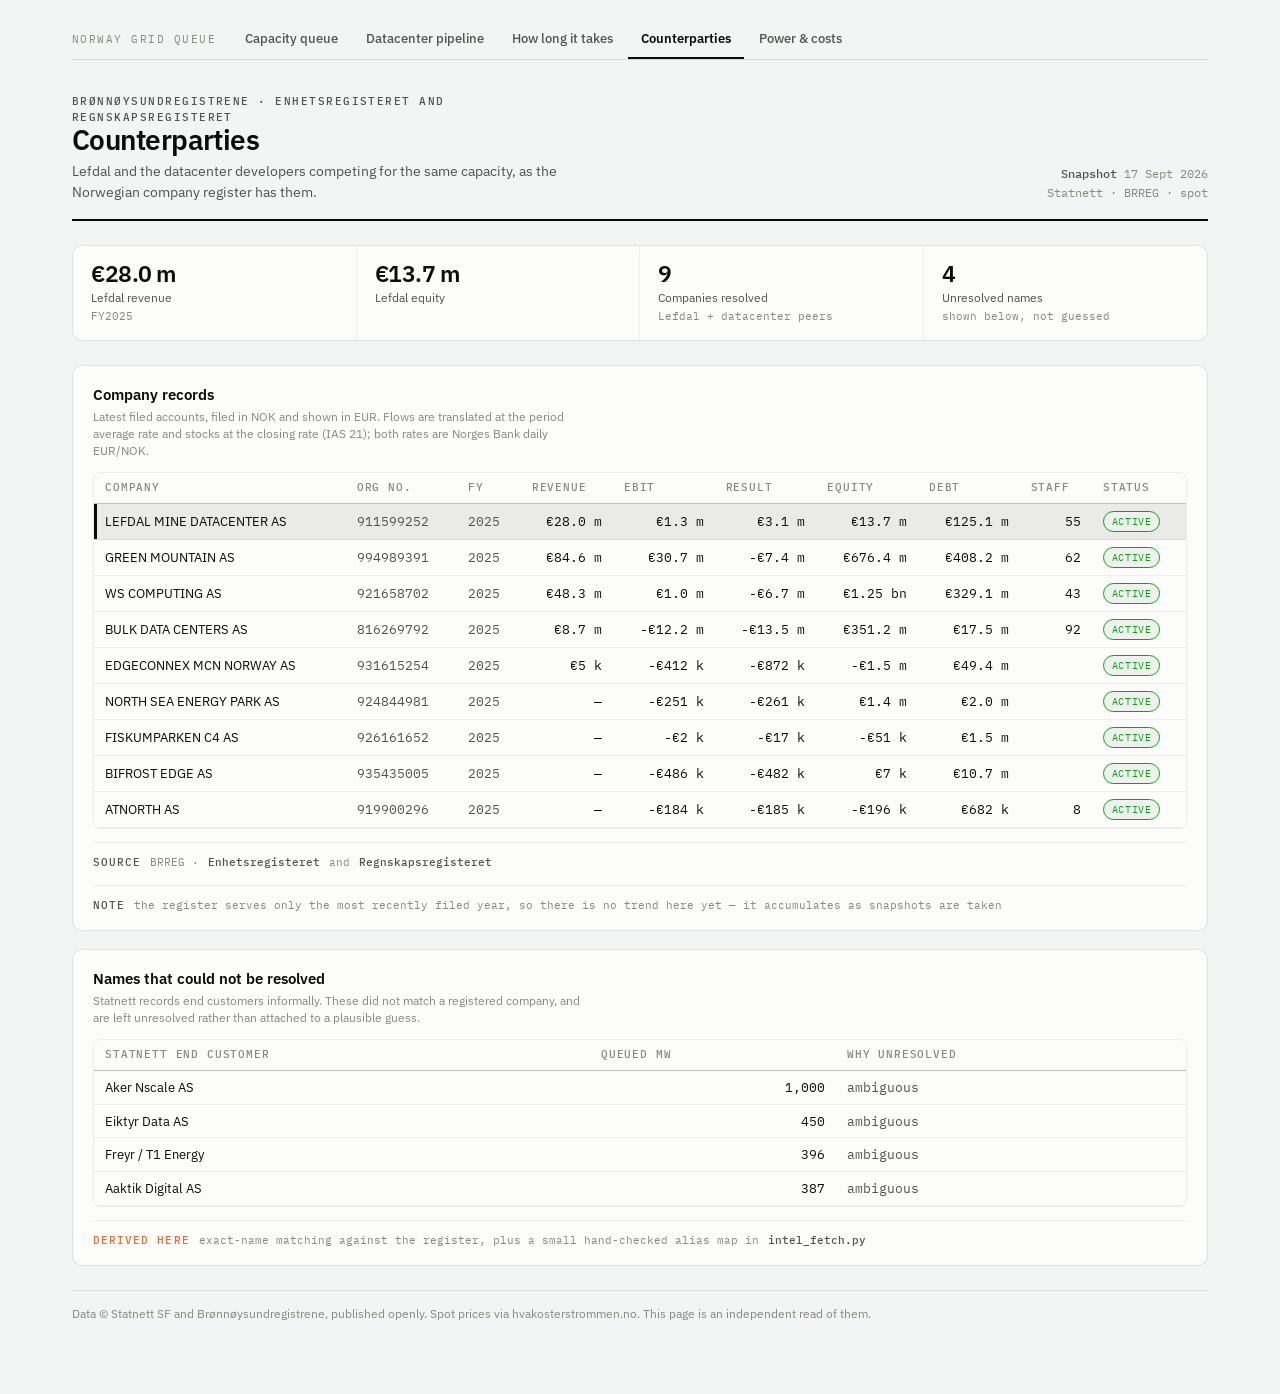
<file: counterparties.html>
<!doctype html>
<html lang="en">
<head>
<meta charset="utf-8">
<meta name="viewport" content="width=device-width,initial-scale=1">
<meta name="description" content="Who is waiting for Norwegian grid capacity, how much, and for how long — built on Statnett's published connection-case data.">
<meta name="robots" content="noindex,nofollow">
<title>Counterparties · Norway Grid Queue</title>
<link rel="icon" href="data:image/svg+xml,<svg xmlns=%22http://www.w3.org/2000/svg%22 viewBox=%220 0 100 100%22><text y=%22.9em%22 font-size=%2290%22>&#9889;</text></svg>">
<link rel="preconnect" href="https://fonts.googleapis.com">
<link rel="preconnect" href="https://fonts.gstatic.com" crossorigin>
<link rel="stylesheet" href="https://fonts.googleapis.com/css2?family=IBM+Plex+Sans:wght@400;500;600;700&family=IBM+Plex+Mono:wght@400;500;600&display=swap">
<style>
:root{color-scheme:light}
body{margin:0;padding:0;font:14px -apple-system,BlinkMacSystemFont,sans-serif;
     background:#faf9f5;color:#141413}
img{max-width:100%}
[hidden]:not([hidden=until-found]){display:none!important}
</style>
<link rel="stylesheet" href="assets/intel.css?v=5a1c7258">
</head>
<body data-page="counterparties">
<div class="wrap">
<nav class="sitenav"><span class="brand">Norway Grid Queue</span>
<a href="index.html">Capacity queue</a>
<a href="pipeline.html">Datacenter pipeline</a>
<a href="odds.html">How long it takes</a>
<a href="counterparties.html" aria-current="page">Counterparties</a>
<a href="power.html">Power &amp; costs</a>
</nav>
<header class="mast">
  <div><p class="eyebrow">Brønnøysundregistrene · Enhetsregisteret and Regnskapsregisteret</p><h1>Counterparties</h1><p>Lefdal and the datacenter developers competing for the same capacity, as the Norwegian company register has them.</p></div>
  <div class="stamp" id="stamp"></div>
</header><section class="kpis" id="kpis"></section><div class="grid"><section class="panel span2">
  <header><div><h3>Company records</h3><p class="sub">Latest filed accounts, filed in NOK and shown in EUR. Flows are translated at the period average rate and stocks at the closing rate (IAS 21); both rates are Norges Bank daily EUR/NOK.</p></div></header>
  <div id="cotable"></div>
  <p class="src"><span class="tag ">Source</span> BRREG · <b>Enhetsregisteret</b> and <b>Regnskapsregisteret</b></p><p class="src"><span class="tag ">Note</span> the register serves only the most recently filed year, so there is no trend here yet — it accumulates as snapshots are taken</p>
</section><section class="panel span2">
  <header><div><h3>Names that could not be resolved</h3><p class="sub">Statnett records end customers informally. These did not match a registered company, and are left unresolved rather than attached to a plausible guess.</p></div></header>
  <div id="untable"></div>
  <p class="src"><span class="tag calc">Derived here</span> exact-name matching against the register, plus a small hand-checked alias map in <b>intel_fetch.py</b></p>
</section></div><footer><span>Data © Statnett SF and Brønnøysundregistrene, published openly. Spot prices via hvakosterstrommen.no. This page is an independent read of them.</span><span id="foot-stamp"></span></footer>
</div>
<div id="tip" aria-hidden="true"></div>
<script src="assets/intel_data.js?v=5a1c7258"></script>
<script src="assets/intel.js?v=5a1c7258"></script>
</body>
</html>
</file>
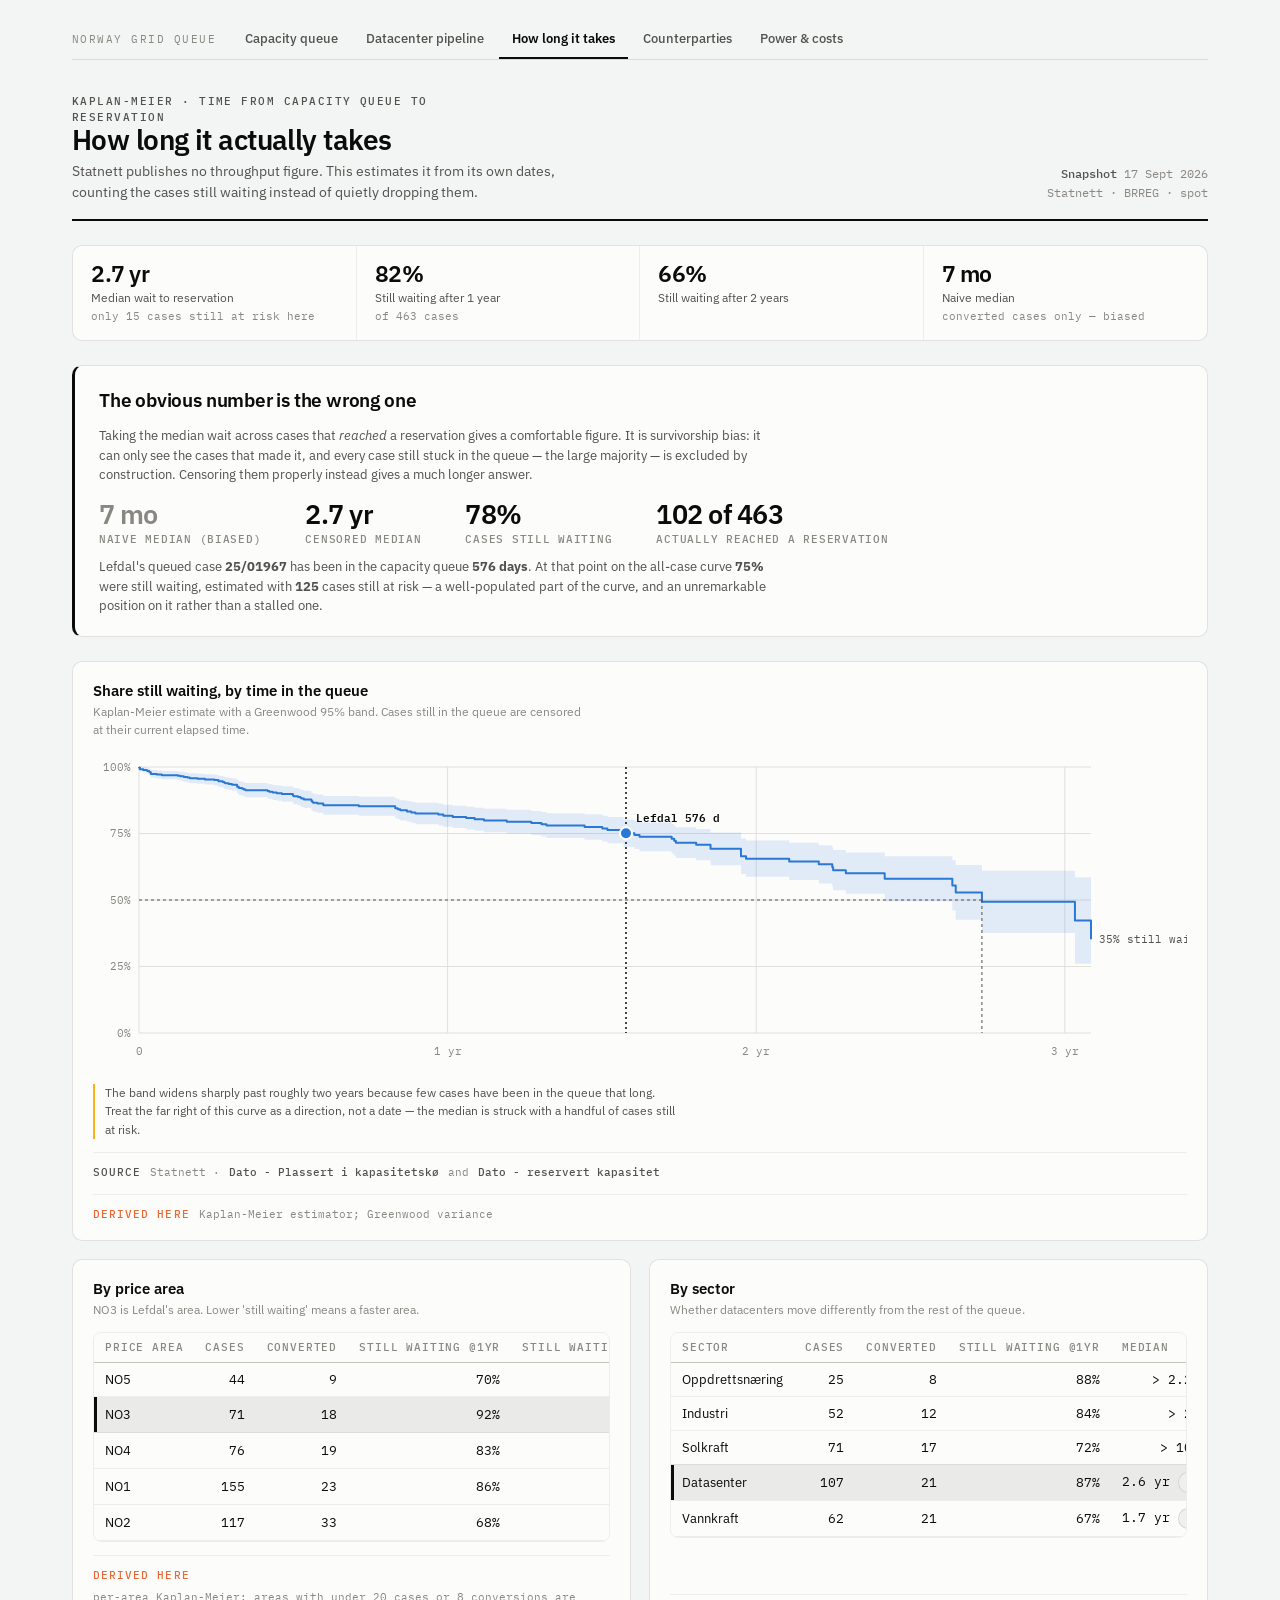
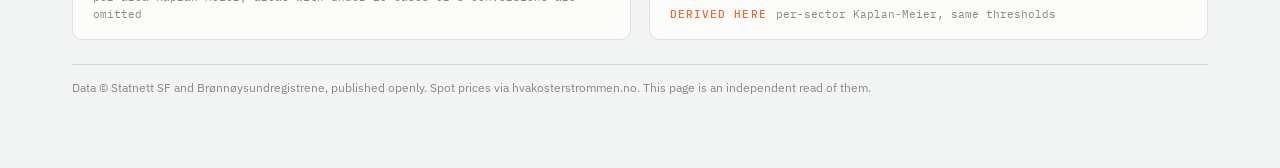
<file: odds.html>
<!doctype html>
<html lang="en">
<head>
<meta charset="utf-8">
<meta name="viewport" content="width=device-width,initial-scale=1">
<meta name="description" content="Who is waiting for Norwegian grid capacity, how much, and for how long — built on Statnett's published connection-case data.">
<meta name="robots" content="noindex,nofollow">
<title>How long it takes · Norway Grid Queue</title>
<link rel="icon" href="data:image/svg+xml,<svg xmlns=%22http://www.w3.org/2000/svg%22 viewBox=%220 0 100 100%22><text y=%22.9em%22 font-size=%2290%22>&#9889;</text></svg>">
<link rel="preconnect" href="https://fonts.googleapis.com">
<link rel="preconnect" href="https://fonts.gstatic.com" crossorigin>
<link rel="stylesheet" href="https://fonts.googleapis.com/css2?family=IBM+Plex+Sans:wght@400;500;600;700&family=IBM+Plex+Mono:wght@400;500;600&display=swap">
<style>
:root{color-scheme:light}
body{margin:0;padding:0;font:14px -apple-system,BlinkMacSystemFont,sans-serif;
     background:#faf9f5;color:#141413}
img{max-width:100%}
[hidden]:not([hidden=until-found]){display:none!important}
</style>
<link rel="stylesheet" href="assets/intel.css?v=5a1c7258">
</head>
<body data-page="odds">
<div class="wrap">
<nav class="sitenav"><span class="brand">Norway Grid Queue</span>
<a href="index.html">Capacity queue</a>
<a href="pipeline.html">Datacenter pipeline</a>
<a href="odds.html" aria-current="page">How long it takes</a>
<a href="counterparties.html">Counterparties</a>
<a href="power.html">Power &amp; costs</a>
</nav>
<header class="mast">
  <div><p class="eyebrow">Kaplan-Meier · time from capacity queue to reservation</p><h1>How long it actually takes</h1><p>Statnett publishes no throughput figure. This estimates it from its own dates, counting the cases still waiting instead of quietly dropping them.</p></div>
  <div class="stamp" id="stamp"></div>
</header><section class="kpis" id="kpis"></section><section class="finding"><h2>The obvious number is the wrong one</h2><p>Taking the median wait across cases that <em>reached</em> a reservation gives a comfortable figure. It is survivorship bias: it can only see the cases that made it, and every case still stuck in the queue — the large majority — is excluded by construction. Censoring them properly instead gives a much longer answer.</p><div class="figs" id="figs"></div><p id="watchline"></p></section><div class="grid"><section class="panel span2">
  <header><div><h3>Share still waiting, by time in the queue</h3><p class="sub">Kaplan-Meier estimate with a Greenwood 95% band. Cases still in the queue are censored at their current elapsed time.</p></div></header>
  <div class="chart" id="km"></div><p class="caveat loud">The band widens sharply past roughly two years because few cases have been in the queue that long. Treat the far right of this curve as a direction, not a date — the median is struck with a handful of cases still at risk.</p>
  <p class="src"><span class="tag ">Source</span> Statnett · <b>Dato - Plassert i kapasitetskø</b> and <b>Dato - reservert kapasitet</b></p><p class="src"><span class="tag calc">Derived here</span> Kaplan-Meier estimator; Greenwood variance</p>
</section><section class="panel">
  <header><div><h3>By price area</h3><p class="sub">NO3 is Lefdal's area. Lower 'still waiting' means a faster area.</p></div></header>
  <div id="segarea"></div>
  <p class="src"><span class="tag calc">Derived here</span> per-area Kaplan-Meier; areas with under 20 cases or 8 conversions are omitted</p>
</section><section class="panel">
  <header><div><h3>By sector</h3><p class="sub">Whether datacenters move differently from the rest of the queue.</p></div></header>
  <div id="segsector"></div>
  <p class="src"><span class="tag calc">Derived here</span> per-sector Kaplan-Meier, same thresholds</p>
</section></div><footer><span>Data © Statnett SF and Brønnøysundregistrene, published openly. Spot prices via hvakosterstrommen.no. This page is an independent read of them.</span><span id="foot-stamp"></span></footer>
</div>
<div id="tip" aria-hidden="true"></div>
<script src="assets/intel_data.js?v=5a1c7258"></script>
<script src="assets/intel.js?v=5a1c7258"></script>
</body>
</html>
</file>
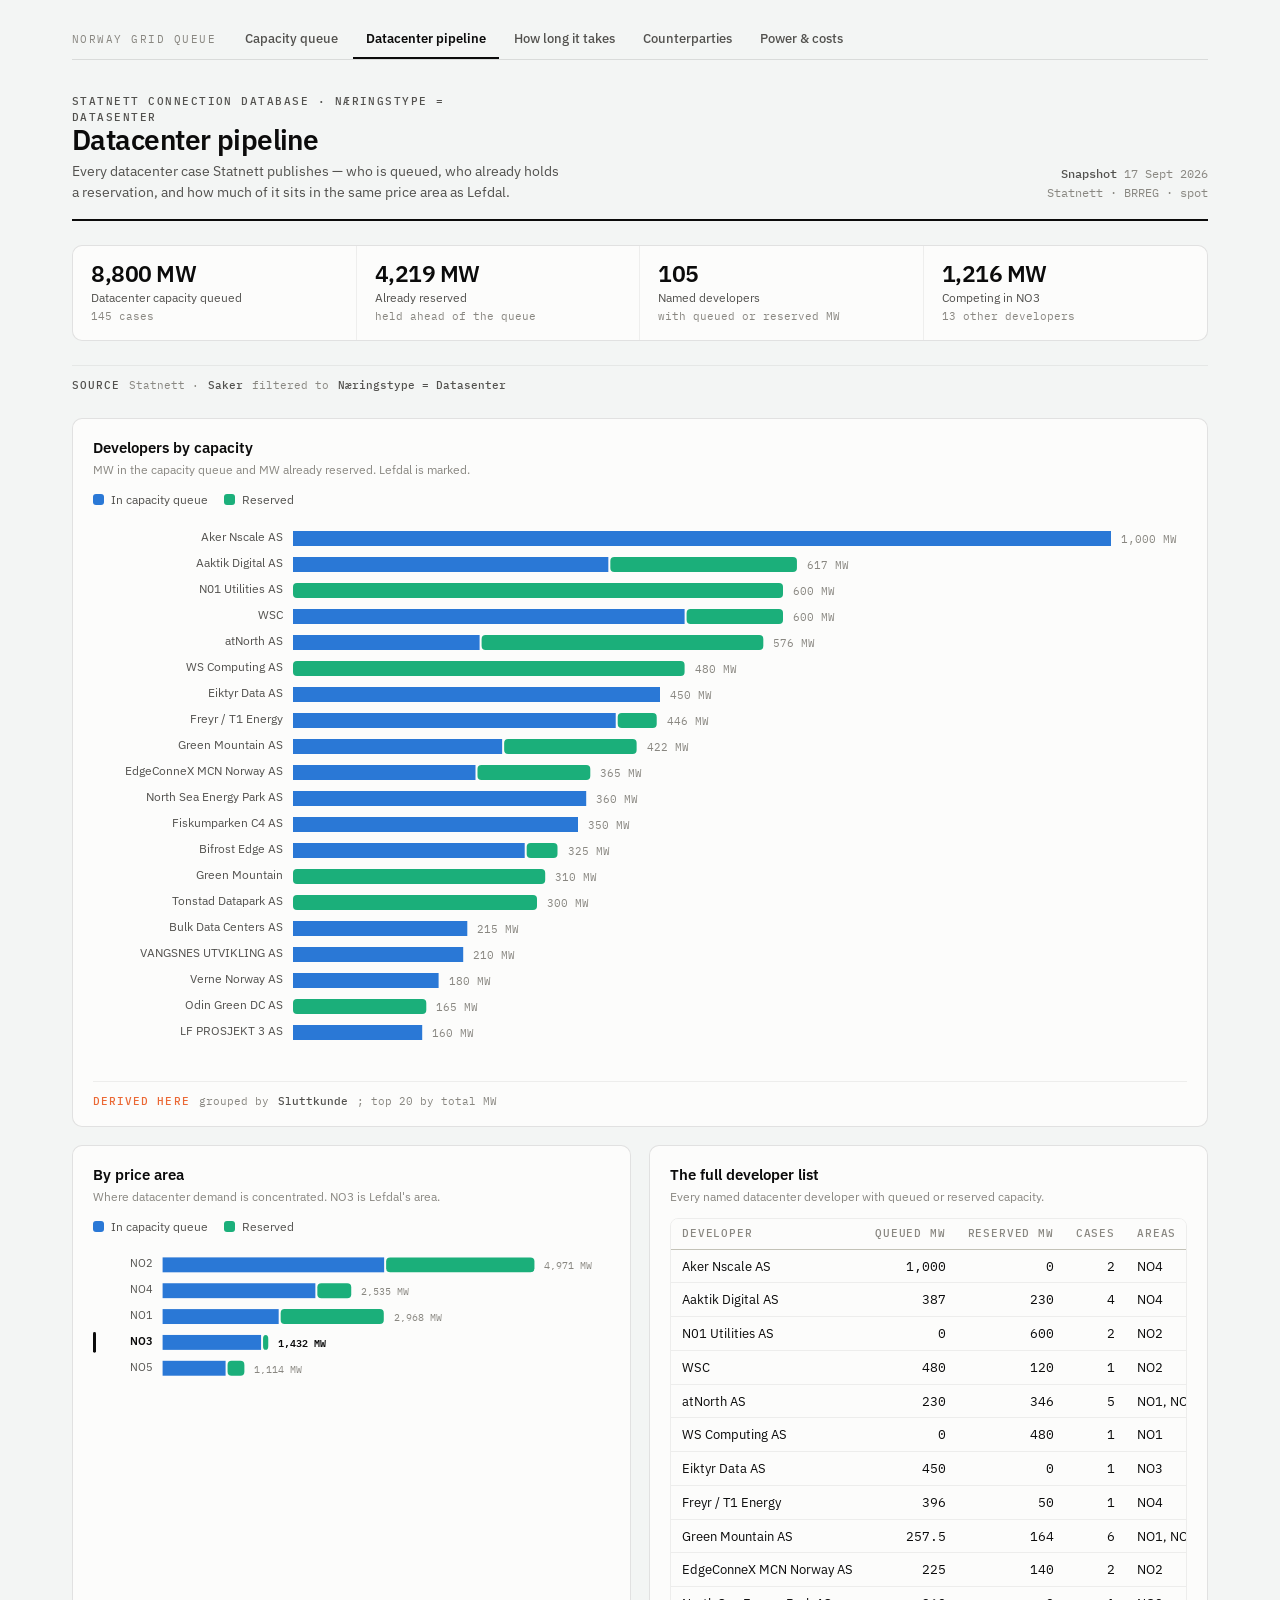
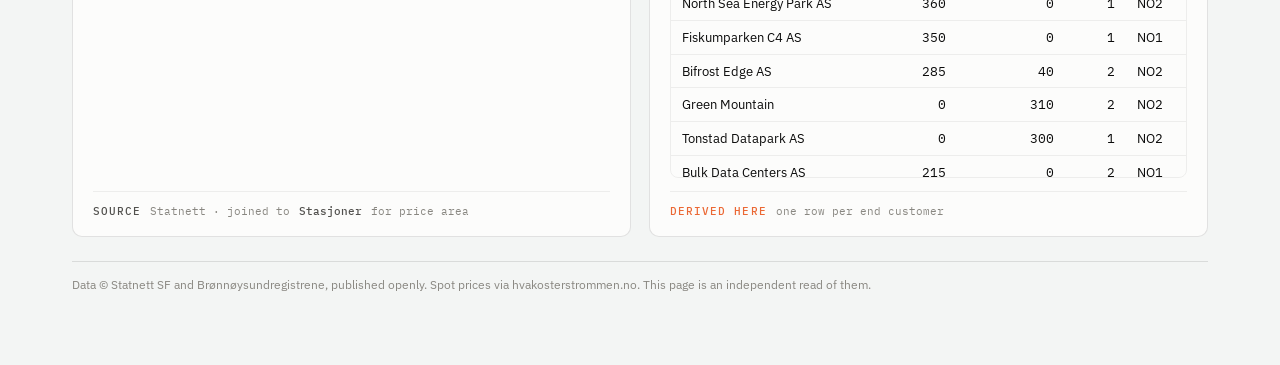
<file: pipeline.html>
<!doctype html>
<html lang="en">
<head>
<meta charset="utf-8">
<meta name="viewport" content="width=device-width,initial-scale=1">
<meta name="description" content="Who is waiting for Norwegian grid capacity, how much, and for how long — built on Statnett's published connection-case data.">
<meta name="robots" content="noindex,nofollow">
<title>Datacenter pipeline · Norway Grid Queue</title>
<link rel="icon" href="data:image/svg+xml,<svg xmlns=%22http://www.w3.org/2000/svg%22 viewBox=%220 0 100 100%22><text y=%22.9em%22 font-size=%2290%22>&#9889;</text></svg>">
<link rel="preconnect" href="https://fonts.googleapis.com">
<link rel="preconnect" href="https://fonts.gstatic.com" crossorigin>
<link rel="stylesheet" href="https://fonts.googleapis.com/css2?family=IBM+Plex+Sans:wght@400;500;600;700&family=IBM+Plex+Mono:wght@400;500;600&display=swap">
<style>
:root{color-scheme:light}
body{margin:0;padding:0;font:14px -apple-system,BlinkMacSystemFont,sans-serif;
     background:#faf9f5;color:#141413}
img{max-width:100%}
[hidden]:not([hidden=until-found]){display:none!important}
</style>
<link rel="stylesheet" href="assets/intel.css?v=5a1c7258">
</head>
<body data-page="pipeline">
<div class="wrap">
<nav class="sitenav"><span class="brand">Norway Grid Queue</span>
<a href="index.html">Capacity queue</a>
<a href="pipeline.html" aria-current="page">Datacenter pipeline</a>
<a href="odds.html">How long it takes</a>
<a href="counterparties.html">Counterparties</a>
<a href="power.html">Power &amp; costs</a>
</nav>
<header class="mast">
  <div><p class="eyebrow">Statnett connection database · Næringstype = Datasenter</p><h1>Datacenter pipeline</h1><p>Every datacenter case Statnett publishes — who is queued, who already holds a reservation, and how much of it sits in the same price area as Lefdal.</p></div>
  <div class="stamp" id="stamp"></div>
</header><section class="kpis" id="kpis"></section><p class="src"><span class="tag ">Source</span> Statnett · <b>Saker</b> filtered to <b>Næringstype = Datasenter</b></p><div class="grid"><section class="panel span2">
  <header><div><h3>Developers by capacity</h3><p class="sub">MW in the capacity queue and MW already reserved. Lefdal is marked.</p></div></header>
  <div class="legend" id="devlegend"></div><div class="chart" id="devs"></div>
  <p class="src"><span class="tag calc">Derived here</span> grouped by <b>Sluttkunde</b>; top 20 by total MW</p>
</section><section class="panel">
  <header><div><h3>By price area</h3><p class="sub">Where datacenter demand is concentrated. NO3 is Lefdal's area.</p></div></header>
  <div class="legend" id="arealegend"></div><div class="chart" id="areas"></div>
  <p class="src"><span class="tag ">Source</span> Statnett · joined to <b>Stasjoner</b> for price area</p>
</section><section class="panel">
  <header><div><h3>The full developer list</h3><p class="sub">Every named datacenter developer with queued or reserved capacity.</p></div></header>
  <div id="devtable"></div>
  <p class="src"><span class="tag calc">Derived here</span> one row per end customer</p>
</section></div><footer><span>Data © Statnett SF and Brønnøysundregistrene, published openly. Spot prices via hvakosterstrommen.no. This page is an independent read of them.</span><span id="foot-stamp"></span></footer>
</div>
<div id="tip" aria-hidden="true"></div>
<script src="assets/intel_data.js?v=5a1c7258"></script>
<script src="assets/intel.js?v=5a1c7258"></script>
</body>
</html>
</file>
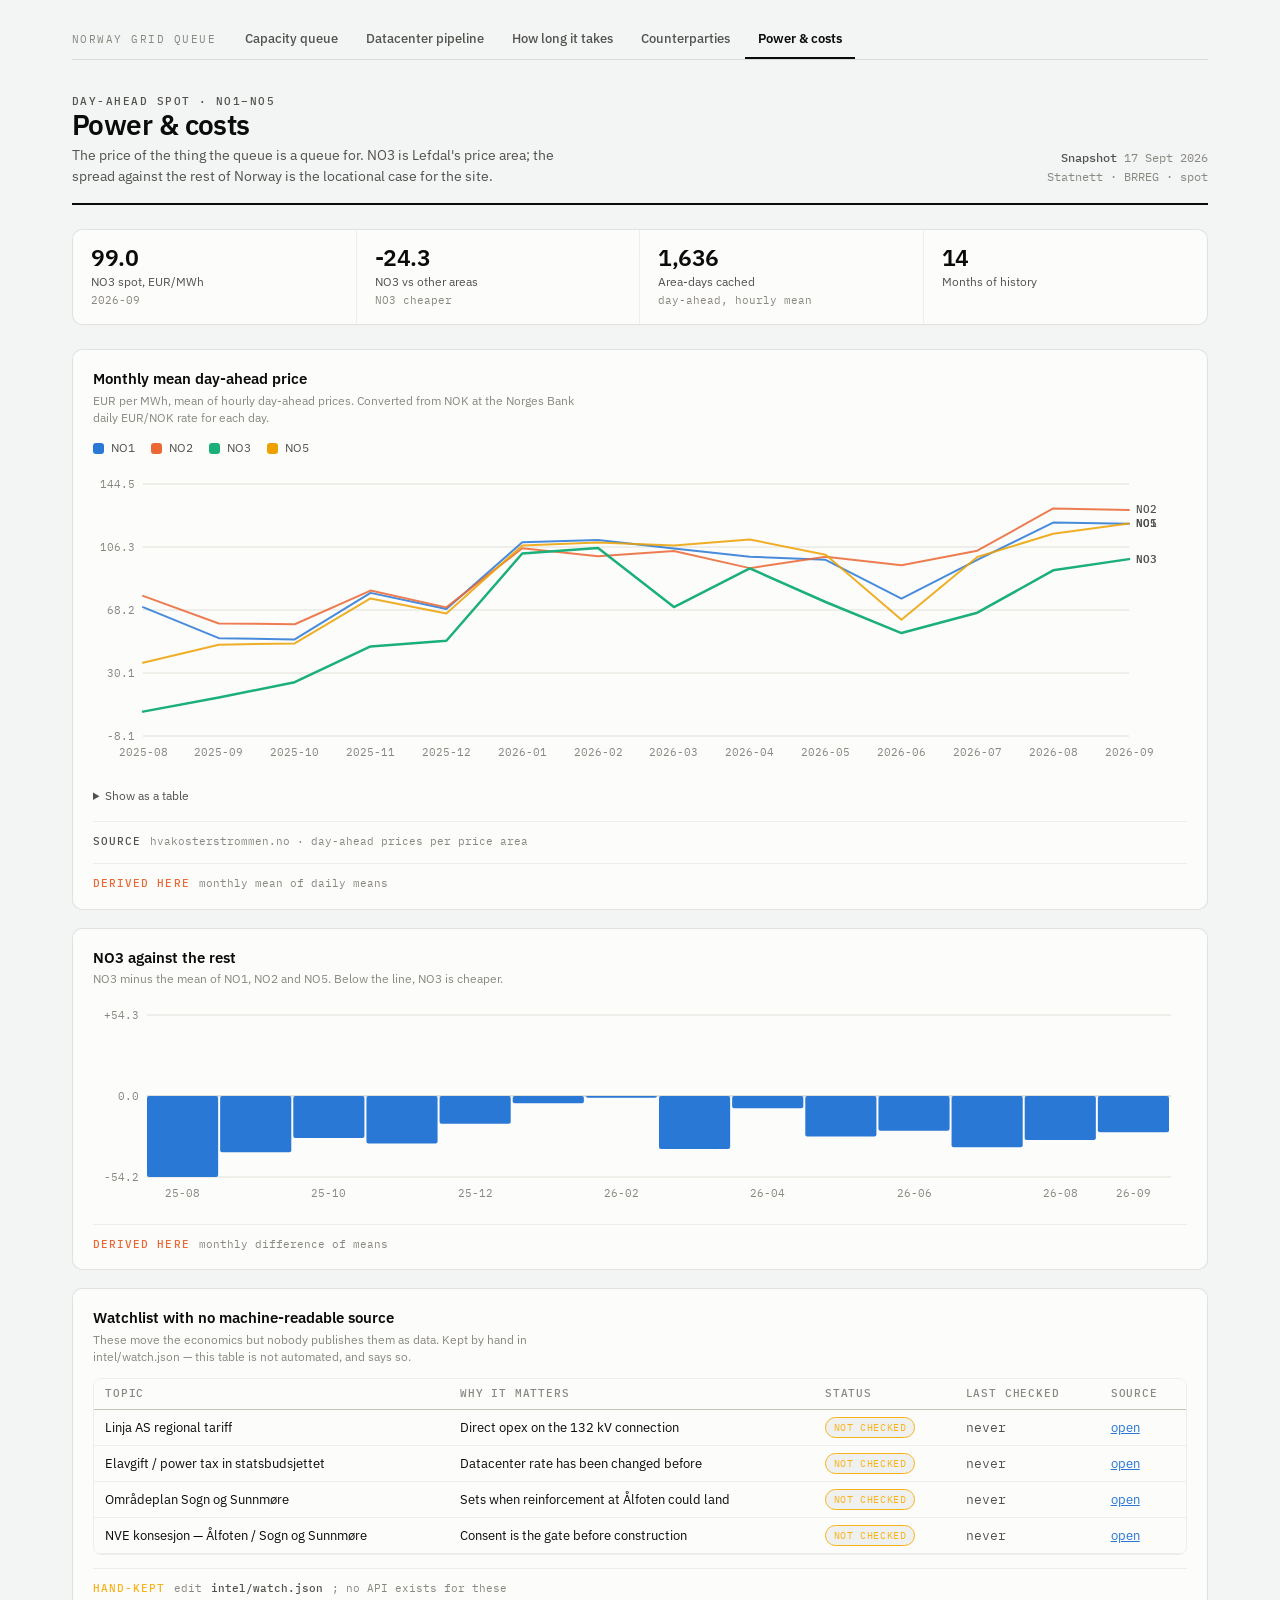
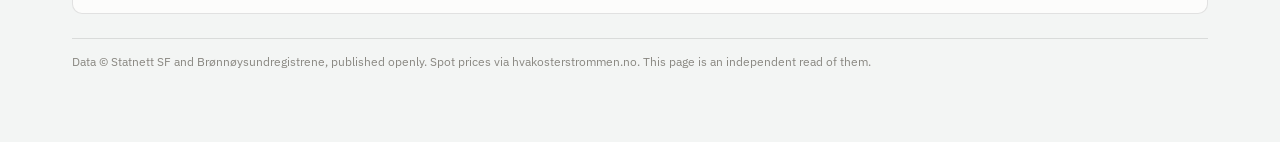
<file: power.html>
<!doctype html>
<html lang="en">
<head>
<meta charset="utf-8">
<meta name="viewport" content="width=device-width,initial-scale=1">
<meta name="description" content="Who is waiting for Norwegian grid capacity, how much, and for how long — built on Statnett's published connection-case data.">
<meta name="robots" content="noindex,nofollow">
<title>Power &amp; costs · Norway Grid Queue</title>
<link rel="icon" href="data:image/svg+xml,<svg xmlns=%22http://www.w3.org/2000/svg%22 viewBox=%220 0 100 100%22><text y=%22.9em%22 font-size=%2290%22>&#9889;</text></svg>">
<link rel="preconnect" href="https://fonts.googleapis.com">
<link rel="preconnect" href="https://fonts.gstatic.com" crossorigin>
<link rel="stylesheet" href="https://fonts.googleapis.com/css2?family=IBM+Plex+Sans:wght@400;500;600;700&family=IBM+Plex+Mono:wght@400;500;600&display=swap">
<style>
:root{color-scheme:light}
body{margin:0;padding:0;font:14px -apple-system,BlinkMacSystemFont,sans-serif;
     background:#faf9f5;color:#141413}
img{max-width:100%}
[hidden]:not([hidden=until-found]){display:none!important}
</style>
<link rel="stylesheet" href="assets/intel.css?v=5a1c7258">
</head>
<body data-page="power">
<div class="wrap">
<nav class="sitenav"><span class="brand">Norway Grid Queue</span>
<a href="index.html">Capacity queue</a>
<a href="pipeline.html">Datacenter pipeline</a>
<a href="odds.html">How long it takes</a>
<a href="counterparties.html">Counterparties</a>
<a href="power.html" aria-current="page">Power &amp; costs</a>
</nav>
<header class="mast">
  <div><p class="eyebrow">Day-ahead spot · NO1–NO5</p><h1>Power &amp; costs</h1><p>The price of the thing the queue is a queue for. NO3 is Lefdal's price area; the spread against the rest of Norway is the locational case for the site.</p></div>
  <div class="stamp" id="stamp"></div>
</header><section class="kpis" id="kpis"></section><div class="grid"><section class="panel span2">
  <header><div><h3>Monthly mean day-ahead price</h3><p class="sub">EUR per MWh, mean of hourly day-ahead prices. Converted from NOK at the Norges Bank daily EUR/NOK rate for each day.</p></div></header>
  <div class="legend" id="pricelegend"></div><div class="chart" id="prices"></div><details class="tableview"><summary>Show as a table</summary><div id="pricetable"></div></details>
  <p class="src"><span class="tag ">Source</span> hvakosterstrommen.no · day-ahead prices per price area</p><p class="src"><span class="tag calc">Derived here</span> monthly mean of daily means</p>
</section><section class="panel span2">
  <header><div><h3>NO3 against the rest</h3><p class="sub">NO3 minus the mean of NO1, NO2 and NO5. Below the line, NO3 is cheaper.</p></div></header>
  <div class="chart" id="spread"></div>
  <p class="src"><span class="tag calc">Derived here</span> monthly difference of means</p>
</section><section class="panel span2">
  <header><div><h3>Watchlist with no machine-readable source</h3><p class="sub">These move the economics but nobody publishes them as data. Kept by hand in intel/watch.json — this table is not automated, and says so.</p></div></header>
  <div id="manual"></div>
  <p class="src"><span class="tag manual">Hand-kept</span> edit <b>intel/watch.json</b>; no API exists for these</p>
</section></div><footer><span>Data © Statnett SF and Brønnøysundregistrene, published openly. Spot prices via hvakosterstrommen.no. This page is an independent read of them.</span><span id="foot-stamp"></span></footer>
</div>
<div id="tip" aria-hidden="true"></div>
<script src="assets/intel_data.js?v=5a1c7258"></script>
<script src="assets/intel.js?v=5a1c7258"></script>
</body>
</html>
</file>
<file: assets/intel.css>
/* Shared styling for the intel pages. Tokens are copied from
   dashboard.template.html so the whole site reads as one system — if you change
   a token there, change it here too. */

:root{
  color-scheme: light;
  --plane:#f3f5f4; --surface:#fcfcfb; --surface-2:#eef1ef; --raised:#ffffff;
  --ink:#0b0b0b; --ink-2:#52514e; --muted:#898781;
  --grid:#e1e0d9; --axis:#c3c2b7; --border:rgba(11,11,11,.11); --border-2:rgba(11,11,11,.06);
  --s1:#2a78d6; --s2:#eb6834; --s3:#1baf7a; --s4:#eda100; --s5:#e87ba4;
  --s6:#008300; --s7:#4a3aa7; --s8:#e34948; --s9:#948b7d;
  --good:#0ca30c; --warn:#fab219; --serious:#ec835a; --crit:#d03b3b;
  --watch:#0b0b0b;
  --neutral:#5f6b74;
  --sans:"IBM Plex Sans",system-ui,-apple-system,"Segoe UI",sans-serif;
  --mono:"IBM Plex Mono",ui-monospace,"SFMono-Regular",Consolas,monospace;
  --r:10px;
}
@media (prefers-color-scheme: dark){
  :root:not([data-theme="light"]){
    color-scheme: dark;
    --plane:#0c0d0c; --surface:#1a1a19; --surface-2:#212220; --raised:#232422;
    --ink:#ffffff; --ink-2:#c3c2b7; --muted:#898781;
    --grid:#2c2c2a; --axis:#383835; --border:rgba(255,255,255,.12); --border-2:rgba(255,255,255,.06);
    --s1:#3987e5; --s2:#d95926; --s3:#199e70; --s4:#c98500; --s5:#d55181;
    --s6:#008300; --s7:#9085e9; --s8:#e66767; --s9:#7d766a;
    --watch:#ffffff;
    --neutral:#93a1ab;
  }
}
:root[data-theme="dark"]{
  color-scheme: dark;
  --plane:#0c0d0c; --surface:#1a1a19; --surface-2:#212220; --raised:#232422;
  --ink:#ffffff; --ink-2:#c3c2b7; --muted:#898781;
  --grid:#2c2c2a; --axis:#383835; --border:rgba(255,255,255,.12); --border-2:rgba(255,255,255,.06);
  --s1:#3987e5; --s2:#d95926; --s3:#199e70; --s4:#c98500; --s5:#d55181;
  --s6:#008300; --s7:#9085e9; --s8:#e66767; --s9:#7d766a;
  --watch:#ffffff;
  --neutral:#93a1ab;
}

*{box-sizing:border-box}
body{margin:0;background:var(--plane);color:var(--ink);font-family:var(--sans);
     font-size:14px;line-height:1.5;-webkit-font-smoothing:antialiased}
.wrap{max-width:1180px;margin:0 auto;padding:20px 22px 72px;display:flex;
      flex-direction:column;gap:24px}
h1,h2,h3{margin:0;text-wrap:balance}
a{color:var(--s1)}

/* ---------- site nav ---------- */
.sitenav{display:flex;flex-wrap:wrap;gap:2px;align-items:center;
  border-bottom:1px solid var(--border);padding-bottom:0;margin-bottom:4px}
.sitenav a{display:inline-block;padding:9px 13px;font-size:12.5px;font-weight:500;
  color:var(--ink-2);text-decoration:none;border-bottom:2px solid transparent;
  white-space:nowrap}
.sitenav a:hover{color:var(--ink);background:var(--surface-2)}
.sitenav a[aria-current="page"]{color:var(--ink);border-bottom-color:var(--watch);font-weight:600}
.sitenav .brand{font-family:var(--mono);font-size:10.5px;letter-spacing:.14em;
  text-transform:uppercase;color:var(--muted);padding:9px 14px 9px 0;border:0}
.sitenav .brand:hover{background:none}

/* ---------- masthead ---------- */
.mast{display:flex;flex-wrap:wrap;align-items:flex-end;justify-content:space-between;
      gap:16px;padding-bottom:16px;border-bottom:2px solid var(--ink)}
.mast h1{font-size:28px;font-weight:600;letter-spacing:-.02em;line-height:1.05}
.mast p{margin:6px 0 0;color:var(--ink-2);max-width:62ch}
.stamp{font-family:var(--mono);font-size:11.5px;color:var(--muted);text-align:right;line-height:1.7}
.stamp b{color:var(--ink-2);font-weight:500}
.eyebrow{font-family:var(--mono);font-size:10.5px;letter-spacing:.14em;
  text-transform:uppercase;color:var(--muted);font-weight:500}

/* ---------- headline finding ---------- */
.finding{background:var(--surface);border:1px solid var(--border);
  border-left:3px solid var(--watch);border-radius:var(--r);padding:20px 24px;
  display:flex;flex-direction:column;gap:12px}
.finding h2{font-size:19px;font-weight:600;letter-spacing:-.01em}
.finding p{margin:0;color:var(--ink-2);max-width:84ch;font-size:13px}
.figs{display:flex;flex-wrap:wrap;gap:16px 44px;margin-top:2px}
.fig{font-size:27px;font-weight:600;letter-spacing:-.02em;line-height:1.1}
.fig small{display:block;font-size:10.5px;font-weight:500;letter-spacing:.07em;
  text-transform:uppercase;color:var(--muted);font-family:var(--mono);margin-top:5px}
.fig.dim{color:var(--muted)}

/* ---------- kpi row ---------- */
.kpis{display:grid;grid-template-columns:repeat(auto-fit,minmax(158px,1fr));
  background:var(--surface);border:1px solid var(--border);border-radius:var(--r);overflow:hidden}
.kpi{padding:15px 18px;border-right:1px solid var(--border-2);display:flex;
  flex-direction:column;gap:3px}
.kpi:last-child{border-right:0}
.kpi .n{font-size:23px;font-weight:600;letter-spacing:-.02em;line-height:1.1}
.kpi .l{font-size:11.5px;color:var(--ink-2)}
.kpi .s{font-family:var(--mono);font-size:10.5px;color:var(--muted)}

/* ---------- panels ---------- */
.grid{display:grid;grid-template-columns:repeat(auto-fit,minmax(420px,1fr));gap:18px}
.panel{background:var(--surface);border:1px solid var(--border);border-radius:var(--r);
  padding:18px 20px 16px;display:flex;flex-direction:column;gap:13px;min-width:0}
.panel > header{display:flex;justify-content:space-between;align-items:baseline;
  gap:10px;flex-wrap:wrap}
.panel h3{font-size:14.5px;font-weight:600}
.panel .sub{font-size:11.5px;color:var(--muted);margin:2px 0 0;max-width:70ch}
.span2{grid-column:1/-1}
.chart{width:100%;overflow-x:auto}
svg{display:block;max-width:100%}

.legend{display:flex;flex-wrap:wrap;gap:6px 16px;font-size:11.5px;color:var(--ink-2)}
.legend span{display:inline-flex;align-items:center;gap:7px}
.legend i{width:11px;height:11px;border-radius:3px;flex:none}

.stat{display:flex;flex-wrap:wrap;gap:6px 22px;font-size:12.5px;color:var(--ink-2);margin:0}
.stat b{color:var(--ink);font-weight:600;font-variant-numeric:tabular-nums}
.caveat{margin:0;font-size:11.5px;line-height:1.6;color:var(--muted);
  border-left:2px solid var(--border);padding-left:10px;max-width:84ch}
.caveat.loud{border-left-color:var(--warn);color:var(--ink-2)}
.hl{background:color-mix(in srgb,var(--ink) 7%,transparent);border-radius:4px;
  padding:1px 5px;font-weight:600;color:var(--ink)}

/* ---------- provenance ---------- */
.src{margin:auto 0 0;padding-top:11px;border-top:1px solid var(--border-2);
  font-family:var(--mono);font-size:10.5px;line-height:1.65;color:var(--muted);
  display:flex;gap:4px 9px;flex-wrap:wrap;align-items:baseline}
.src .tag{letter-spacing:.1em;text-transform:uppercase;font-weight:500;flex:none;color:var(--ink-2)}
.src .tag.calc{color:var(--s2)}
.src .tag.manual{color:var(--warn)}
.src b{font-weight:500;color:var(--ink-2)}

/* ---------- tables ---------- */
.tablewrap{overflow-x:auto;max-height:560px;overflow-y:auto;
  border:1px solid var(--border-2);border-radius:8px}
table{border-collapse:collapse;width:100%;font-size:12.5px}
th,td{padding:7px 11px;text-align:left;border-bottom:1px solid var(--border-2);white-space:nowrap}
thead th{position:sticky;top:0;background:var(--surface);z-index:1;font-size:10.5px;
  font-family:var(--mono);letter-spacing:.08em;text-transform:uppercase;color:var(--muted);
  font-weight:500;border-bottom:1px solid var(--axis)}
td.num{text-align:right;font-family:var(--mono);font-variant-numeric:tabular-nums}
td.mono{font-family:var(--mono);color:var(--ink-2)}
tr.hit td{background:color-mix(in srgb,var(--ink) 7%,transparent)}
tr.hit td:first-child{box-shadow:inset 3px 0 0 var(--watch)}
td .chip{display:inline-flex;align-items:center;gap:7px}
td .chip i{width:9px;height:9px;border-radius:2px;flex:none}
.pill{display:inline-flex;align-items:center;gap:6px;font-family:var(--mono);font-size:10px;
  letter-spacing:.06em;text-transform:uppercase;padding:2px 8px;border-radius:999px;
  border:1px solid var(--border);color:var(--ink-2);background:var(--surface-2);white-space:nowrap}
.pill.ok{border-color:var(--good);color:var(--good)}
.pill.warnp{border-color:var(--warn);color:var(--warn)}
.pill.bad{border-color:var(--crit);color:var(--crit)}

details.tableview{font-size:12px}
details.tableview summary{cursor:pointer;color:var(--ink-2);font-size:11.5px;
  padding:4px 0;user-select:none}
details.tableview summary:hover{color:var(--ink)}

/* ---------- tooltip ---------- */
#tip{position:fixed;pointer-events:none;opacity:0;transition:opacity .1s;z-index:50;
  background:var(--raised);border:1px solid var(--border);border-radius:7px;padding:8px 10px;
  font-size:12px;box-shadow:0 6px 20px rgba(0,0,0,.16);max-width:290px}
#tip b{display:block;font-size:12.5px;margin-bottom:3px}
#tip .row{display:flex;align-items:center;gap:6px;font-family:var(--mono);
  font-size:11.5px;color:var(--ink-2)}
#tip .row i{width:8px;height:8px;border-radius:2px;display:inline-block;flex:none}
#tip .row b{display:inline;margin:0;font-weight:500;color:var(--ink)}

footer{color:var(--muted);font-size:11.5px;border-top:1px solid var(--border);
  padding-top:14px;display:flex;flex-wrap:wrap;gap:6px 18px}
@media (prefers-reduced-motion:reduce){*{transition:none!important;animation:none!important}}
@media (max-width:560px){
  .grid{grid-template-columns:1fr}
  .mast h1{font-size:23px}
}
</file>
